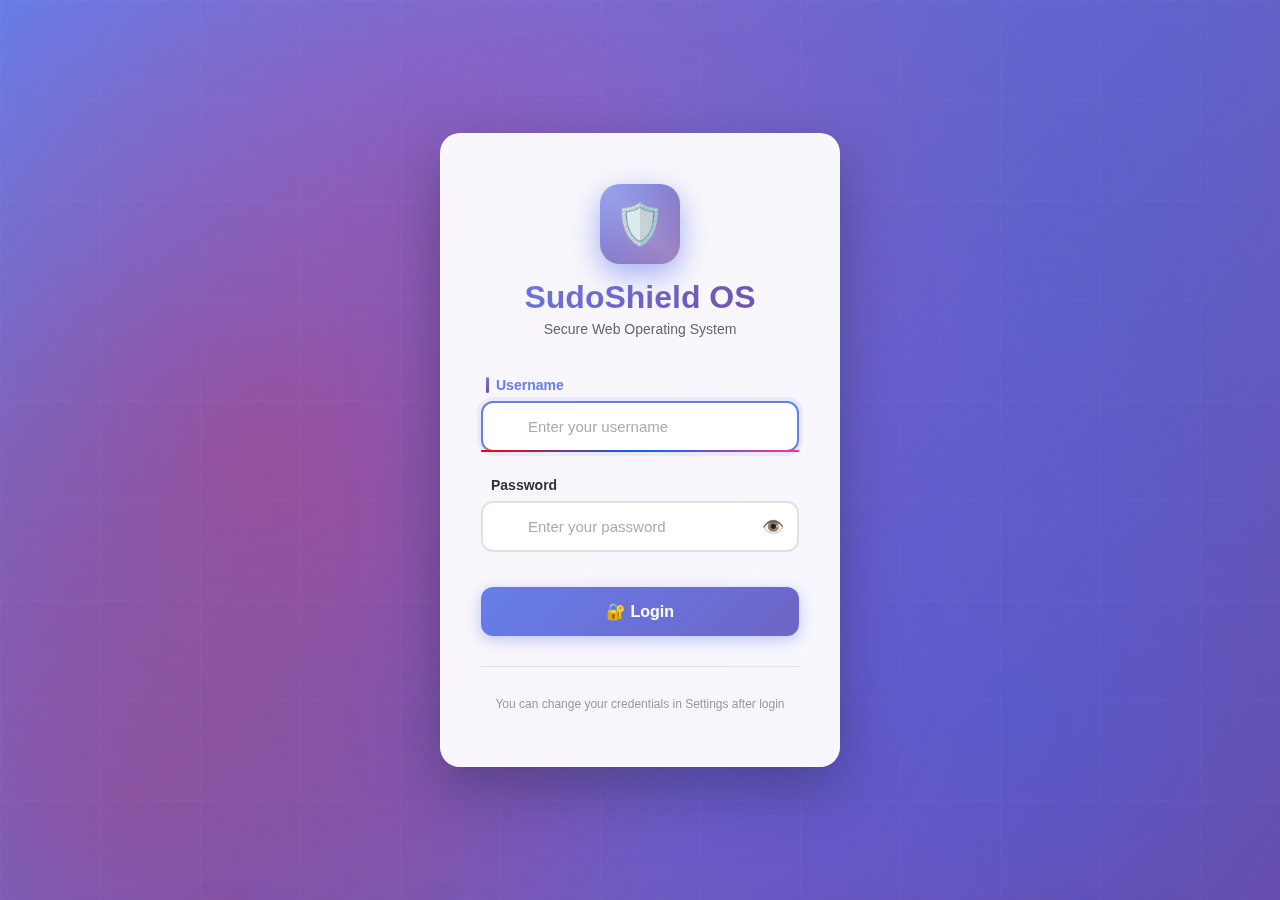
<file: index.html>
<!DOCTYPE html> 123
<html lang="en">
<head>
    <meta charset="UTF-8">
    <meta name="viewport" content="width=device-width, initial-scale=1.0">
    <title>SudoShield OS</title>
    <link rel="stylesheet" href="styles/main.css">
    <link rel="stylesheet" href="styles/desktop.css">
    <link rel="stylesheet" href="styles/windows.css">
    <link rel="stylesheet" href="styles/apps.css">
    <link rel="stylesheet" href="styles/auth.css">
    <link href="https://cdnjs.cloudflare.com/ajax/libs/font-awesome/6.0.0/css/all.min.css" rel="stylesheet">
    <script>
        // Quick session check to prevent auth screen flash
        (function() {
            const session = localStorage.getItem('webos.auth.session');
            if (session) {
                try {
                    const sessionData = JSON.parse(session);
                    const now = new Date().getTime();
                    // Check if session is still valid (24 hours)
                    if (now - sessionData.timestamp < 24 * 60 * 60 * 1000) {
                        // Valid session exists - hide auth screen immediately
                        document.documentElement.style.setProperty('--auth-display', 'none');
                        document.documentElement.style.setProperty('--desktop-display', 'block');
                    }
                } catch(e) {}
            }
        })();
        
        // Check maintenance mode before loading
        (function() {
            try {
                const maintenance = JSON.parse(localStorage.getItem('sudoshield.maintenance') || '{}');
                if (maintenance.enabled) {
                    window.location.href = 'maintenance.html';
                }
            } catch(e) {
                console.error('Error checking maintenance mode:', e);
            }
        })();
    </script>
</head>
<body>
    <!-- Login/Authentication Screen -->
    <div id="auth-screen">
        <div class="auth-container">
            <div class="auth-logo">
                <div class="auth-logo-icon">🛡️</div>
                <h1>SudoShield OS</h1>
                <p>Secure Web Operating System</p>
            </div>
            
            <form id="auth-login-form" class="auth-form">
                <div class="auth-form-group">
                    <label for="auth-username">Username</label>
                    <div class="auth-input-wrapper">
                        <span class="auth-input-icon">👤</span>
                        <input 
                            type="text" 
                            id="auth-username" 
                            name="username" 
                            placeholder="Enter your username"
                            autocomplete="username"
                            required
                        >
                    </div>
                </div>
                
                <div class="auth-form-group">
                    <label for="auth-password">Password</label>
                    <div class="auth-input-wrapper">
                        <span class="auth-input-icon">🔒</span>
                        <input 
                            type="password" 
                            id="auth-password" 
                            name="password" 
                            placeholder="Enter your password"
                            autocomplete="current-password"
                            required
                        >
                        <button type="button" id="auth-toggle-password" class="auth-toggle-password">👁️</button>
                    </div>
                </div>
                
                <button type="submit" id="auth-login-btn" class="auth-btn">
                    🔐 Login
                </button>
                
                <div id="auth-error" class="auth-error"></div>
                <div id="auth-success" class="auth-success"></div>
            </form>
            
            <div class="auth-footer">
                <!-- Default credentials removed for security. Users should set up accounts via admin or n8n workflow. -->
                <p style="margin-top: 10px; font-size: 12px;">You can change your credentials in Settings after login</p>
            </div>
        </div>
    </div>

    <div id="desktop" class="hidden">
        <!-- Desktop wallpaper -->
        <div id="wallpaper"></div>
        
        <!-- Desktop widgets layer -->
        <div id="desktop-widgets" aria-label="Desktop widgets"></div>
        <!-- Separate clock widget container -->
        <div id="desktop-clock-widget" aria-label="Clock widget"></div>
        <!-- Separate system widget container -->
        <div id="desktop-system-widget" aria-label="System widget"></div>
        
        <!-- Desktop icons -->
        <div id="desktop-icons">
            <div class="desktop-icon" data-app="browser">
                <i class="fas fa-globe"></i>
                <span>Browser</span>
            </div>
            <div class="desktop-icon" data-app="youtube">
                <i class="fab fa-youtube"></i>
                <span>YouTube</span>
            </div>
            <div class="desktop-icon" data-app="facebook">
                <i class="fab fa-facebook"></i>
                <span>Facebook</span>
            </div>
            <div class="desktop-icon" data-app="games">
                <i class="fas fa-gamepad"></i>
                <span>Games</span>
            </div>
            <div class="desktop-icon" data-app="terminal">
                <i class="fas fa-terminal"></i>
                <span>Terminal</span>
            </div>
            <div class="desktop-icon" data-app="file-manager">
                <i class="fas fa-folder"></i>
                <span>Files</span>
            </div>
            <div class="desktop-icon" data-app="settings">
                <i class="fas fa-cog"></i>
                <span>Settings</span>
            </div>
            <div class="desktop-icon" data-app="canva">
                <i class="fas fa-file-powerpoint"></i>
                <span>Slides</span>
            </div>
        </div>
        
        <!-- Windows container -->
        <div id="windows-container"></div>
        
        <!-- Context menu -->
        <div id="context-menu" class="context-menu hidden">
            <ul>
                <li data-action="refresh">Refresh</li>
                <li data-action="terminal">Open Terminal</li>
                <li data-action="settings">Settings</li>
            </ul>
        </div>
        
        <!-- Taskbar -->
        <div id="taskbar">
            <div id="start-menu-button" title="Start">
                <svg id="shield-logo" width="32" height="32" viewBox="0 0 64 64" fill="none" xmlns="http://www.w3.org/2000/svg" aria-label="SudoShield Logo">
                    <defs>
                        <linearGradient id="shieldGradient" x1="8" y1="4" x2="56" y2="60" gradientUnits="userSpaceOnUse">
                            <stop offset="0%" stop-color="var(--accent)" />
                            <stop offset="50%" stop-color="var(--accent-secondary)" />
                            <stop offset="100%" stop-color="var(--accent-tertiary)" />
                        </linearGradient>
                        <filter id="shieldGlow" x="-40%" y="-40%" width="180%" height="180%" color-interpolation-filters="sRGB">
                            <feGaussianBlur in="SourceGraphic" stdDeviation="3" result="blur" />
                            <feColorMatrix in="blur" type="matrix" values="0 0 0 0 1  0 0 0 0 0  0 0 0 0 0.5  0 0 0 0.55 0" result="glow" />
                            <feMerge><feMergeNode in="glow"/><feMergeNode in="SourceGraphic"/></feMerge>
                        </filter>
                    </defs>
                    <path id="shield-bg" d="M32 4L10 12v18c0 16.2 9.6 24.9 22 30 12.4-5.1 22-13.8 22-30V12L32 4Z" fill="url(#shieldGradient)" stroke="rgba(255,255,255,0.25)" stroke-width="2" filter="url(#shieldGlow)"/>
                    <path id="shield-core" d="M32 14L18 19v11c0 10.2 6 16.1 14 19.6 8-3.5 14-9.4 14-19.6V19L32 14Z" fill="rgba(0,0,0,0.35)" stroke="rgba(255,255,255,0.15)" stroke-width="1.5"/>
                    <path id="shield-symbol" d="M32 24c4.4 0 8 3.6 8 8 0 4.4-3.6 8-8 8s-8-3.6-8-8c0-1.4.4-2.8 1.1-4h5.9l-4 4.2c.6 2 2.4 3.8 5 3.8 2.8 0 5-2.2 5-5 0-.9-.3-1.8-.7-2.5H32v-4.5Z" fill="white" fill-opacity="0.92" />
                </svg>
            </div>
            <div id="taskbar-apps"></div>
            <div id="system-tray">
                <div id="clock"></div>
                <div class="system-icon">
                    <i class="fas fa-wifi"></i>
                </div>
                <div class="system-icon">
                    <i class="fas fa-volume-up"></i>
                </div>
                <div class="system-icon">
                    <i class="fas fa-battery-three-quarters"></i>
                </div>
            </div>
        </div>
        
        <!-- Start menu -->
        <div id="start-menu" class="hidden">
            <div class="start-menu-header">
                <h3>Applications</h3>
            </div>
            <div class="start-menu-apps">
                <div class="start-menu-item" data-app="browser">
                    <i class="fas fa-globe"></i>
                    <span>Web Browser</span>
                </div>
                <div class="start-menu-item" data-app="youtube">
                    <i class="fab fa-youtube"></i>
                    <span>YouTube</span>
                </div>
                <div class="start-menu-item" data-app="facebook">
                    <i class="fab fa-facebook"></i>
                    <span>Facebook</span>
                </div>
                <div class="start-menu-item" data-app="games">
                    <i class="fas fa-gamepad"></i>
                    <span>Games</span>
                </div>
                <div class="start-menu-item" data-app="terminal">
                    <i class="fas fa-terminal"></i>
                    <span>Terminal</span>
                </div>
                <div class="start-menu-item" data-app="file-manager">
                    <i class="fas fa-folder"></i>
                    <span>File Manager</span>
                </div>
                <div class="start-menu-item" data-app="settings">
                    <i class="fas fa-cog"></i>
                    <span>Settings</span>
                </div>
                <div class="start-menu-item" data-app="canva">
                    <i class="fas fa-file-powerpoint"></i>
                    <span>Slides</span>
                </div>
            </div>
        </div>
    </div>

    <!-- Scripts - Optimized loading order -->
    <!-- Authentication System (loaded first) - Local Storage Version -->
    <script src="js/system/auth.js"></script>
    
    <!-- Core Performance Optimization -->
    <script src="js/performance.js"></script>
    
    <!-- Critical System Scripts -->
    <script src="js/system/fileSystem.js"></script>
    <script src="js/system/state.js"></script>
    <script src="js/windowManager.js"></script>
    <script src="js/desktop.js"></script>
    
    <!-- App Scripts (defer non-critical) -->
    <script src="js/apps/browser.js" defer></script>
    <script src="js/data/youtubeData.js" defer></script>
    <script src="js/apps/youtube-premium.js" defer></script>
    <script src="js/apps/facebook.js" defer></script>
    <script src="js/apps/games.js" defer></script>
    <script src="js/apps/terminal.js" defer></script>
    <script src="js/apps/fileManager.js" defer></script>
    <script src="js/apps/settings.js" defer></script>
    <script src="js/apps/canva.js" defer></script>
    
    <!-- Main Application -->
    <script src="js/main.js"></script>
    
    <!-- Non-critical enhancements (async) -->
    <script src="js/dynamicMode.js" async></script>
    <script src="js/widgets/widgets.js" async></script>
    <script src="js/widgets/tanjiro.js" async></script>
    <script src="js/widgets/tanjiro_oneclick_ai.js" async></script>
    <script src="js/effects/matrixRain.js" async></script>
    <script src="js/effects/particles.js" async></script>
    <script src="js/effects/demonslayer.js" async></script>
</body>
</html>
</file>
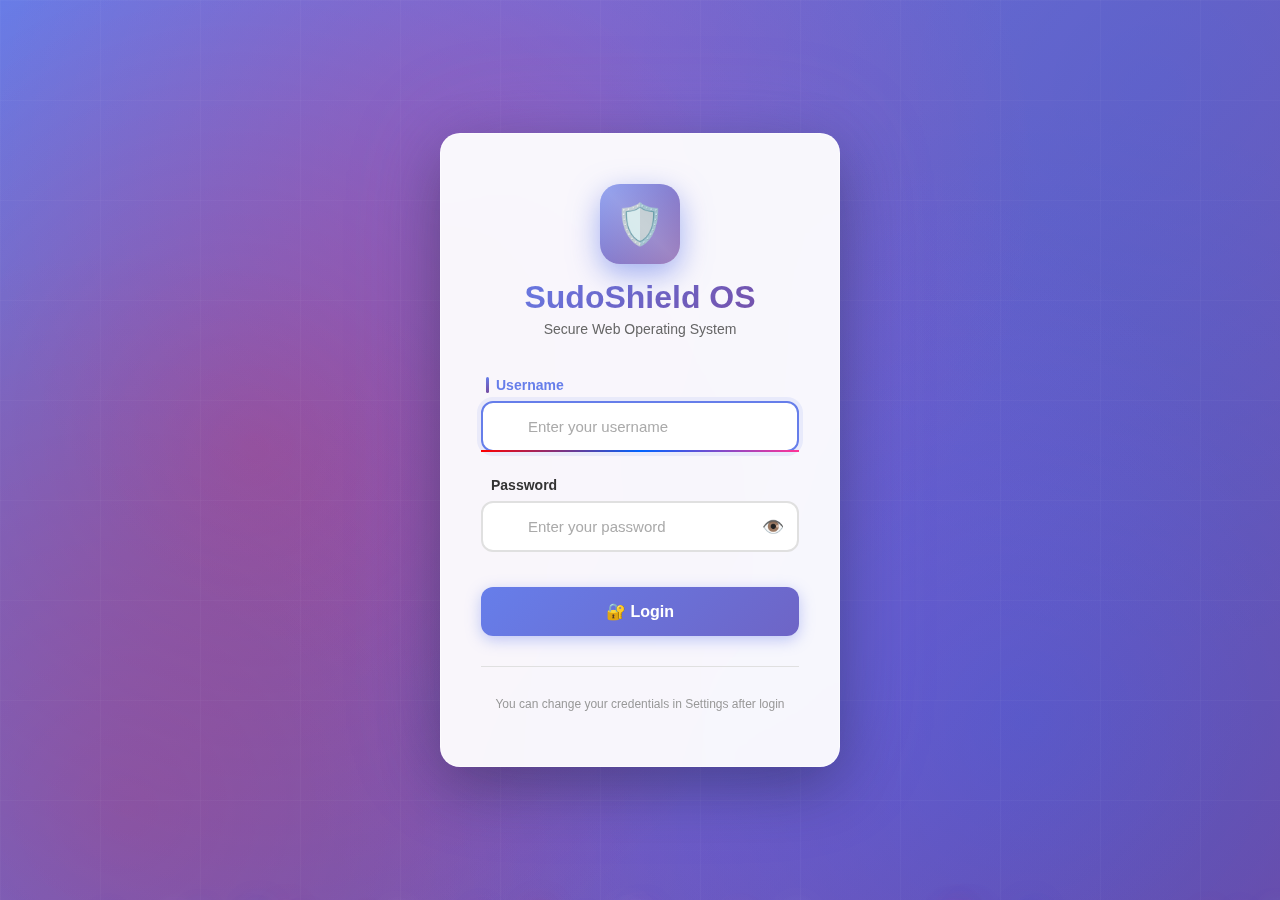
<file: maintenance.html>
<!DOCTYPE html>  1234
<html lang="en">
<head>
    <meta charset="UTF-8">
    <meta name="viewport" content="width=device-width, initial-scale=1.0">
    <title>Under Maintenance - SudoShield OS</title>
    <link rel="stylesheet" href="https://cdnjs.cloudflare.com/ajax/libs/font-awesome/6.4.0/css/all.min.css">
    <style>
        * {
            margin: 0;
            padding: 0;
            box-sizing: border-box;
        }

        body {
            font-family: -apple-system, BlinkMacSystemFont, 'Segoe UI', Roboto, Oxygen, Ubuntu, Cantarell, sans-serif;
            background: linear-gradient(135deg, #667eea 0%, #764ba2 100%);
            min-height: 100vh;
            display: flex;
            align-items: center;
            justify-content: center;
            padding: 20px;
            position: relative;
            overflow: hidden;
        }

        /* Animated background particles */
        .particles {
            position: absolute;
            top: 0;
            left: 0;
            width: 100%;
            height: 100%;
            overflow: hidden;
            pointer-events: none;
        }

        .particle {
            position: absolute;
            width: 4px;
            height: 4px;
            background: rgba(255, 255, 255, 0.5);
            border-radius: 50%;
            animation: float 15s infinite;
        }

        .particle.red {
            background: rgba(239, 68, 68, 0.6);
            box-shadow: 0 0 10px rgba(239, 68, 68, 0.4);
        }

        .particle.light-blue {
            background: rgba(59, 130, 246, 0.6);
            box-shadow: 0 0 10px rgba(59, 130, 246, 0.4);
        }

        .particle.white {
            background: rgba(255, 255, 255, 0.7);
            box-shadow: 0 0 8px rgba(255, 255, 255, 0.5);
        }

        @keyframes float {
            0% {
                transform: translateY(100vh) translateX(0) rotate(0deg);
                opacity: 0;
            }
            10% {
                opacity: 1;
            }
            90% {
                opacity: 1;
            }
            100% {
                transform: translateY(-100px) translateX(100px) rotate(360deg);
                opacity: 0;
            }
        }

        .maintenance-container {
            text-align: center;
            max-width: 650px;
            width: 100%;
            background: rgba(255, 255, 255, 0.98);
            backdrop-filter: blur(20px);
            padding: 60px 40px;
            border-radius: 25px;
            box-shadow: 
                0 30px 80px rgba(0, 0, 0, 0.3),
                0 0 0 1px rgba(255, 255, 255, 0.5);
            animation: slideUp 0.8s ease-out;
            position: relative;
            z-index: 1;
        }

        @keyframes slideUp {
            from {
                opacity: 0;
                transform: translateY(50px);
            }
            to {
                opacity: 1;
                transform: translateY(0);
            }
        }

        .maintenance-icon-wrapper {
            position: relative;
            display: inline-block;
            margin-bottom: 30px;
        }

        .maintenance-icon {
            font-size: 90px;
            color: #667eea;
            animation: bounce 2s ease-in-out infinite;
            filter: drop-shadow(0 10px 20px rgba(102, 126, 234, 0.3));
        }

        .gear-background {
            position: absolute;
            top: 50%;
            left: 50%;
            transform: translate(-50%, -50%);
            font-size: 120px;
            color: rgba(102, 126, 234, 0.1);
            animation: rotate 10s linear infinite;
        }

        @keyframes bounce {
            0%, 100% { 
                transform: translateY(0) scale(1);
            }
            50% { 
                transform: translateY(-20px) scale(1.05);
            }
        }

        @keyframes rotate {
            from { transform: translate(-50%, -50%) rotate(0deg); }
            to { transform: translate(-50%, -50%) rotate(360deg); }
        }

        .shield-logo {
            width: 80px;
            height: 80px;
            margin: 0 auto 25px;
            animation: pulseGlow 3s ease-in-out infinite;
        }

        @keyframes pulseGlow {
            0%, 100% {
                filter: drop-shadow(0 0 10px rgba(102, 126, 234, 0.5));
                transform: scale(1);
            }
            50% {
                filter: drop-shadow(0 0 25px rgba(102, 126, 234, 0.8));
                transform: scale(1.05);
            }
        }

        h1 {
            font-size: 42px;
            color: #2d3748;
            margin-bottom: 15px;
            font-weight: 700;
            background: linear-gradient(135deg, #667eea 0%, #764ba2 100%);
            -webkit-background-clip: text;
            -webkit-text-fill-color: transparent;
            background-clip: text;
            animation: fadeIn 1s ease-out 0.3s both;
        }

        .subtitle {
            font-size: 16px;
            color: #718096;
            margin-bottom: 30px;
            font-weight: 500;
            animation: fadeIn 1s ease-out 0.5s both;
        }

        @keyframes fadeIn {
            from {
                opacity: 0;
                transform: translateY(20px);
            }
            to {
                opacity: 1;
                transform: translateY(0);
            }
        }

        .message {
            font-size: 18px;
            color: #4a5568;
            margin-bottom: 35px;
            line-height: 1.8;
            animation: fadeIn 1s ease-out 0.7s both;
        }

        .time-info {
            display: inline-flex;
            align-items: center;
            gap: 10px;
            background: linear-gradient(135deg, #667eea 0%, #764ba2 100%);
            color: white;
            padding: 18px 35px;
            border-radius: 50px;
            font-weight: 600;
            margin-bottom: 35px;
            box-shadow: 0 10px 30px rgba(102, 126, 234, 0.4);
            animation: fadeIn 1s ease-out 0.9s both, pulse 3s ease-in-out infinite 1s;
            font-size: 15px;
        }

        .time-info i {
            animation: spin 4s linear infinite;
        }

        @keyframes spin {
            from { transform: rotate(0deg); }
            to { transform: rotate(360deg); }
        }

        .progress-bar {
            width: 100%;
            height: 6px;
            background: rgba(102, 126, 234, 0.1);
            border-radius: 10px;
            overflow: hidden;
            margin-top: 30px;
            animation: fadeIn 1s ease-out 1.1s both;
        }

        .progress-bar-fill {
            height: 100%;
            background: linear-gradient(90deg, #667eea 0%, #764ba2 50%, #667eea 100%);
            background-size: 200% 100%;
            animation: loading 2s ease-in-out infinite;
            border-radius: 10px;
        }

        @keyframes loading {
            0% {
                width: 0%;
                background-position: 0% 50%;
            }
            50% {
                width: 100%;
                background-position: 100% 50%;
            }
            100% {
                width: 0%;
                background-position: 0% 50%;
            }
        }

        .status-dots {
            display: flex;
            justify-content: center;
            gap: 10px;
            margin-top: 25px;
            animation: fadeIn 1s ease-out 1.3s both;
        }

        .dot {
            width: 12px;
            height: 12px;
            background: #667eea;
            border-radius: 50%;
            animation: dotBounce 1.4s ease-in-out infinite;
        }

        .dot:nth-child(2) {
            animation-delay: 0.2s;
        }

        .dot:nth-child(3) {
            animation-delay: 0.4s;
        }

        @keyframes dotBounce {
            0%, 80%, 100% {
                transform: scale(0.8);
                opacity: 0.5;
            }
            40% {
                transform: scale(1.2);
                opacity: 1;
            }
        }

        /* Responsive Design */
        @media (max-width: 768px) {
            .maintenance-container {
                padding: 40px 25px;
                border-radius: 20px;
            }

            h1 {
                font-size: 32px;
            }

            .maintenance-icon {
                font-size: 70px;
            }

            .gear-background {
                font-size: 100px;
            }

            .message {
                font-size: 16px;
            }

            .time-info {
                padding: 15px 25px;
                font-size: 14px;
            }

            .shield-logo {
                width: 60px;
                height: 60px;
            }
        }

        @media (max-width: 480px) {
            body {
                padding: 15px;
            }

            .maintenance-container {
                padding: 30px 20px;
            }

            h1 {
                font-size: 28px;
            }

            .maintenance-icon {
                font-size: 60px;
            }

            .message {
                font-size: 15px;
                margin-bottom: 25px;
            }
        }
    </style>
</head>
<body>
    <!-- Animated Background Particles -->
    <div class="particles" id="particles"></div>

    <div class="maintenance-container">
        <!-- Shield Logo -->
        <svg class="shield-logo" viewBox="0 0 64 64" fill="none" xmlns="http://www.w3.org/2000/svg">
            <defs>
                <linearGradient id="shieldGradient" x1="0%" y1="0%" x2="100%" y2="100%">
                    <stop offset="0%" style="stop-color:#667eea;stop-opacity:1" />
                    <stop offset="100%" style="stop-color:#764ba2;stop-opacity:1" />
                </linearGradient>
            </defs>
            <path d="M32 4 L8 14 L8 32 Q8 48 32 60 Q56 48 56 32 L56 14 Z" 
                  fill="url(#shieldGradient)" 
                  stroke="url(#shieldGradient)" 
                  stroke-width="2"/>
            <path d="M32 12 L16 19 L16 32 Q16 44 32 52 Q48 44 48 32 L48 19 Z" 
                  fill="rgba(255,255,255,0.2)"/>
        </svg>

        <!-- Icon with rotating background -->
        <div class="maintenance-icon-wrapper">
            <i class="fas fa-cog gear-background"></i>
            <div class="maintenance-icon">
                <i class="fas fa-tools"></i>
            </div>
        </div>

        <h1>Under Maintenance</h1>
        <p class="subtitle">We'll be back online shortly</p>
        
        <p class="message" id="maintenance-message">
            We are currently performing scheduled maintenance to improve your experience. Please check back soon!
        </p>
        
        <div class="time-info" id="maintenance-time" style="display: none;">
            <i class="fas fa-clock"></i>
            <span id="time-text"></span>
        </div>

        <!-- Progress Bar -->
        <div class="progress-bar">
            <div class="progress-bar-fill"></div>
        </div>

        <!-- Status Dots -->
        <div class="status-dots">
            <div class="dot"></div>
            <div class="dot"></div>
            <div class="dot"></div>
        </div>
    </div>

    <script>
        // Check if preview mode
        const urlParams = new URLSearchParams(window.location.search);
        const isPreview = urlParams.get('preview') === 'true';
        
        // Load maintenance data
        let maintenance;
        if (isPreview) {
            maintenance = JSON.parse(localStorage.getItem('sudoshield.maintenance.preview') || '{}');
        } else {
            maintenance = JSON.parse(localStorage.getItem('sudoshield.maintenance') || '{}');
            
            // SECURITY: Block direct access if maintenance mode is not enabled
            if (!maintenance.enabled) {
                console.warn('⚠️ Maintenance page accessed but maintenance mode is not enabled');
                // Redirect to main site
                window.location.href = 'index.html';
                // Stop script execution
                throw new Error('Redirecting to main site');
            }
        }
        
        if (maintenance.message) {
            document.getElementById('maintenance-message').textContent = maintenance.message;
        }
        if (maintenance.time) {
            document.getElementById('maintenance-time').style.display = 'inline-block';
            document.getElementById('time-text').textContent = 'Estimated time: ' + maintenance.time;
        }
        
        // Auto-reload when maintenance mode is disabled
        if (!isPreview) {
            setInterval(() => {
                const currentMaintenance = JSON.parse(localStorage.getItem('sudoshield.maintenance') || '{}');
                const reloadFlag = localStorage.getItem('sudoshield.maintenance.reload');
                
                // If maintenance mode is disabled, redirect to main site
                if (!currentMaintenance.enabled || reloadFlag === 'true') {
                    console.log('✅ Maintenance mode disabled - Redirecting to main site...');
                    localStorage.removeItem('sudoshield.maintenance.reload');
                    window.location.href = 'index.html';
                }
            }, 2000); // Check every 2 seconds
        }

        // Generate animated background particles
        function createParticles() {
            const particlesContainer = document.getElementById('particles');
            const particleCount = 80; // Increased from 30 to 80
            
            // Define particle colors (red, light blue, white)
            const colors = ['red', 'light-blue', 'white', 'red', 'light-blue'];

            for (let i = 0; i < particleCount; i++) {
                const particle = document.createElement('div');
                
                // Random color selection - more red and light blue
                const colorClass = colors[Math.floor(Math.random() * colors.length)];
                particle.className = `particle ${colorClass}`;
                
                // Random positioning
                particle.style.left = Math.random() * 100 + '%';
                particle.style.top = Math.random() * 100 + '%';
                
                // Random animation delay and duration
                particle.style.animationDelay = Math.random() * 15 + 's';
                particle.style.animationDuration = (Math.random() * 10 + 10) + 's';
                
                // Random size with variation
                const size = Math.random() * 6 + 2; // Increased max size
                particle.style.width = size + 'px';
                particle.style.height = size + 'px';
                
                particlesContainer.appendChild(particle);
            }
        }

        // Initialize particles
        createParticles();
    </script>
</body>
</html>
</file>
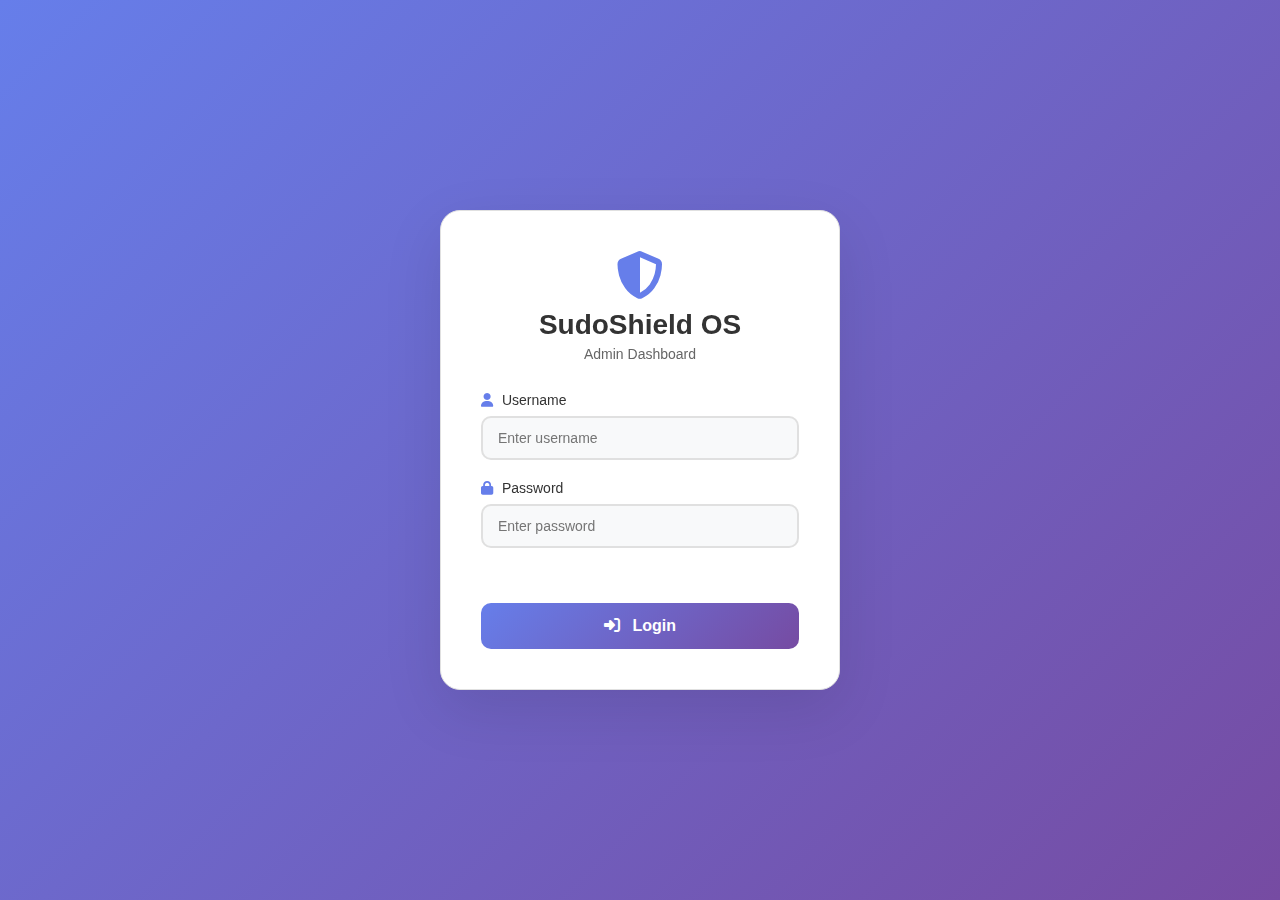
<file: shieldadmin.html>
<!DOCTYPE html>
<html lang="en">
<head>
    <meta charset="UTF-8">
    <meta name="viewport" content="width=device-width, initial-scale=1.0">
    <title>SudoShield OS - Admin Dashboard</title>
    <link rel="stylesheet" href="https://cdnjs.cloudflare.com/ajax/libs/font-awesome/6.4.0/css/all.min.css">
    <link rel="stylesheet" href="styles/admin.css">
</head>
<body>
    <!-- Login Screen -->
    <div id="login-screen" class="active">
        <div class="login-container">
            <div class="login-header">
                <i class="fas fa-shield-halved"></i>
                <h1>SudoShield OS</h1>
                <p>Admin Dashboard</p>
            </div>
            <form id="login-form">
                <div class="form-group">
                    <label for="username">
                        <i class="fas fa-user"></i>
                        Username
                    </label>
                    <input type="text" id="username" placeholder="Enter username" required>
                </div>
                <div class="form-group">
                    <label for="password">
                        <i class="fas fa-lock"></i>
                        Password
                    </label>
                    <input type="password" id="password" placeholder="Enter password" required>
                </div>
                <div class="error-message" id="error-message"></div>
                <button type="submit" class="login-btn">
                    <i class="fas fa-sign-in-alt"></i>
                    Login
                </button>
            </form>
        </div>
    </div>

    <!-- Admin Dashboard -->
    <div id="admin-dashboard">
        <div class="admin-header">
            <div class="header-left">
                <i class="fas fa-shield-halved"></i>
                <h1>SudoShield OS Admin</h1>
            </div>
            <div class="header-center">
                <div class="theme-toggle-switch">
                    <input type="checkbox" id="theme-checkbox" class="theme-checkbox">
                    <label for="theme-checkbox" class="theme-label">
                        <div class="theme-slider">
                            <i class="theme-icon fas fa-sun"></i>
                        </div>
                        <span class="theme-text">LIGHT MODE</span>
                    </label>
                </div>
            </div>
            <div class="header-right">
                <span class="admin-user"><i class="fas fa-user-shield"></i> Admin</span>
                <button id="logout-btn" class="logout-btn">
                    <i class="fas fa-sign-out-alt"></i>
                    Logout
                </button>
            </div>
        </div>

        <div class="admin-container">
            <div class="sidebar">
                <nav class="nav-menu">
                    <a href="#dashboard" class="nav-item active" data-section="dashboard">
                        <i class="fas fa-chart-line"></i>
                        Dashboard
                    </a>
                    <a href="#maintenance" class="nav-item" data-section="maintenance">
                        <i class="fas fa-tools"></i>
                        Maintenance Mode
                    </a>
                    <a href="#display" class="nav-item" data-section="display">
                        <i class="fas fa-palette"></i>
                        Display Customization
                    </a>
                    <a href="#settings" class="nav-item" data-section="settings">
                        <i class="fas fa-cog"></i>
                        System Settings
                    </a>
                    <a href="#widgets" class="nav-item" data-section="widgets">
                        <i class="fas fa-th"></i>
                        Widget Manager
                    </a>
                    <a href="#apps" class="nav-item" data-section="apps">
                        <i class="fas fa-cubes"></i>
                        App Manager
                    </a>
                    <a href="#users" class="nav-item" data-section="users">
                        <i class="fas fa-users"></i>
                        User Management
                    </a>
                    <a href="#security" class="nav-item" data-section="security">
                        <i class="fas fa-shield-alt"></i>
                        Security
                    </a>
                </nav>
            </div>

            <div class="main-content">
                <!-- Dashboard Section -->
                <section id="dashboard-section" class="content-section active">
                    <h2><i class="fas fa-chart-line"></i> Dashboard Overview</h2>
                    <div class="stats-grid">
                        <div class="stat-card">
                            <div class="stat-icon" style="background: linear-gradient(135deg, #667eea 0%, #764ba2 100%);">
                                <i class="fas fa-desktop"></i>
                            </div>
                            <div class="stat-info">
                                <h3>System Status</h3>
                                <p class="stat-value" id="system-status">Online</p>
                            </div>
                        </div>
                        <div class="stat-card">
                            <div class="stat-icon" style="background: linear-gradient(135deg, #f093fb 0%, #f5576c 100%);">
                                <i class="fas fa-clock"></i>
                            </div>
                            <div class="stat-info">
                                <h3>Uptime</h3>
                                <p class="stat-value" id="uptime-stat">0h 0m</p>
                            </div>
                        </div>
                        <div class="stat-card">
                            <div class="stat-icon" style="background: linear-gradient(135deg, #4facfe 0%, #00f2fe 100%);">
                                <i class="fas fa-users"></i>
                            </div>
                            <div class="stat-info">
                                <h3>Active Users</h3>
                                <p class="stat-value">1</p>
                            </div>
                        </div>
                        <div class="stat-card">
                            <div class="stat-icon" style="background: linear-gradient(135deg, #43e97b 0%, #38f9d7 100%);">
                                <i class="fas fa-th"></i>
                            </div>
                            <div class="stat-info">
                                <h3>Widgets</h3>
                                <p class="stat-value" id="widget-count">4</p>
                            </div>
                        </div>
                    </div>
                    <div class="info-grid">
                        <div class="info-card">
                            <h3><i class="fas fa-info-circle"></i> System Information</h3>
                            <div class="info-list">
                                <div class="info-item">
                                    <span>OS Version:</span>
                                    <strong>SudoShield v1.0</strong>
                                </div>
                                <div class="info-item">
                                    <span>Last Updated:</span>
                                    <strong id="last-updated">Just now</strong>
                                </div>
                                <div class="info-item">
                                    <span>Theme:</span>
                                    <strong id="current-theme">Light Mode</strong>
                                </div>
                            </div>
                        </div>
                    </div>
                </section>

                <!-- Maintenance Mode Section -->
                <section id="maintenance-section" class="content-section">
                    <h2><i class="fas fa-tools"></i> Maintenance Mode</h2>
                    <div class="settings-card">
                        <div class="setting-header">
                            <div>
                                <h3>Enable Maintenance Mode</h3>
                                <p>When enabled, users will see a maintenance page instead of the OS</p>
                            </div>
                            <label class="toggle-switch">
                                <input type="checkbox" id="maintenance-toggle">
                                <span class="toggle-slider"></span>
                            </label>
                        </div>
                        <div id="maintenance-settings" style="display: none; margin-top: 20px;">
                            <div class="form-group">
                                <label>Maintenance Message</label>
                                <textarea id="maintenance-message" rows="3" placeholder="Enter maintenance message...">We are currently performing scheduled maintenance. Please check back soon!</textarea>
                            </div>
                            <div class="form-group">
                                <label>Estimated Time</label>
                                <input type="text" id="maintenance-time" placeholder="e.g., 2 hours">
                            </div>
                            <button class="btn btn-primary" id="save-maintenance">
                                <i class="fas fa-save"></i> Save Changes
                            </button>
                            <button class="btn btn-secondary" id="test-maintenance" style="margin-left: 10px;">
                                <i class="fas fa-external-link-alt"></i> Preview Maintenance Page
                            </button>
                        </div>
                    </div>
                    <div class="alert alert-warning">
                        <i class="fas fa-exclamation-triangle"></i>
                        <strong>Warning:</strong> Enabling maintenance mode will block all regular users from accessing the system. Only admin panel will remain accessible.
                    </div>
                </section>

                <!-- Display Customization Section -->
                <section id="display-section" class="content-section">
                    <h2><i class="fas fa-palette"></i> Display Customization</h2>
                    
                    <!-- Accent Color -->
                    <div class="settings-card">
                        <h3><i class="fas fa-paint-brush"></i> Accent Color</h3>
                        <p class="info-text">Choose the primary accent color for the system theme. Apply to set default, or lock to prevent user changes.</p>
                        <div class="form-group">
                            <label>Custom Accent Color</label>
                            <div style="display: flex; gap: 10px; align-items: center;">
                                <input type="color" id="admin-accent-color" value="#ff6ec7" style="width: 60px; height: 40px; border-radius: 8px; border: 2px solid var(--border-color); cursor: pointer;">
                                <span id="accent-color-value" style="font-family: monospace; font-weight: 600;">#ff6ec7</span>
                            </div>
                        </div>
                        <div class="form-group">
                            <label>Preset Colors</label>
                            <div class="color-presets-grid">
                                <div class="color-preset-item" data-color="#ff6ec7" style="background: #ff6ec7;" title="Pink (Default)">
                                    <i class="fas fa-check"></i>
                                </div>
                                <div class="color-preset-item" data-color="#8c7bff" style="background: #8c7bff;" title="Purple">
                                    <i class="fas fa-check"></i>
                                </div>
                                <div class="color-preset-item" data-color="#4dd0e1" style="background: #4dd0e1;" title="Cyan">
                                    <i class="fas fa-check"></i>
                                </div>
                                <div class="color-preset-item" data-color="#ffb74d" style="background: #ffb74d;" title="Orange">
                                    <i class="fas fa-check"></i>
                                </div>
                                <div class="color-preset-item" data-color="#5efc82" style="background: #5efc82;" title="Green">
                                    <i class="fas fa-check"></i>
                                </div>
                                <div class="color-preset-item" data-color="#ff0080" style="background: #ff0080;" title="Hot Pink">
                                    <i class="fas fa-check"></i>
                                </div>
                                <div class="color-preset-item" data-color="#00ff41" style="background: #00ff41;" title="Matrix Green">
                                    <i class="fas fa-check"></i>
                                </div>
                                <div class="color-preset-item" data-color="#4facfe" style="background: #4facfe;" title="Blue">
                                    <i class="fas fa-check"></i>
                                </div>
                            </div>
                        </div>
                        <div style="display: flex; gap: 10px;">
                            <button class="btn btn-primary" id="apply-accent-color">
                                <i class="fas fa-check"></i> Apply Accent Color
                            </button>
                            <button class="btn-lock" id="lock-accent-color" title="Force Lock/Unlock Accent Color">
                                <i class="fas fa-lock-open"></i> Lock Color
                            </button>
                        </div>
                    </div>

                    <!-- Wallpaper Selection -->
                    <div class="settings-card">
                        <h3><i class="fas fa-image"></i> Wallpaper Theme</h3>
                        <p class="info-text">Select a wallpaper background for the desktop. Click to apply, or use lock button to prevent user changes.</p>
                        <div style="display: flex; justify-content: space-between; align-items: center; margin-bottom: 15px;">
                            <span></span>
                            <button class="btn-lock" id="lock-wallpaper" title="Force Lock/Unlock Wallpaper">
                                <i class="fas fa-lock-open"></i> Lock Wallpaper
                            </button>
                        </div>
                        <div class="wallpaper-admin-grid">
                            <div class="wallpaper-admin-item" data-wallpaper="nebula">
                                <div class="wallpaper-admin-preview wallpaper-nebula"></div>
                                <span>Nebula</span>
                                <i class="fas fa-check wallpaper-check"></i>
                            </div>
                            <div class="wallpaper-admin-item" data-wallpaper="edge">
                                <div class="wallpaper-admin-preview wallpaper-edge"></div>
                                <span>Edge</span>
                                <i class="fas fa-check wallpaper-check"></i>
                            </div>
                            <div class="wallpaper-admin-item" data-wallpaper="horizon">
                                <div class="wallpaper-admin-preview wallpaper-horizon"></div>
                                <span>Horizon</span>
                                <i class="fas fa-check wallpaper-check"></i>
                            </div>
                            <div class="wallpaper-admin-item" data-wallpaper="circuit">
                                <div class="wallpaper-admin-preview wallpaper-circuit"></div>
                                <span>Circuit</span>
                                <i class="fas fa-check wallpaper-check"></i>
                            </div>
                            <div class="wallpaper-admin-item" data-wallpaper="aurora">
                                <div class="wallpaper-admin-preview wallpaper-aurora"></div>
                                <span>Aurora</span>
                                <div class="animated-badge">Animated</div>
                                <i class="fas fa-check wallpaper-check"></i>
                            </div>
                            <div class="wallpaper-admin-item" data-wallpaper="matrix">
                                <div class="wallpaper-admin-preview wallpaper-matrix"></div>
                                <span>Matrix</span>
                                <div class="animated-badge">Animated</div>
                                <i class="fas fa-check wallpaper-check"></i>
                            </div>
                            <div class="wallpaper-admin-item" data-wallpaper="pulse">
                                <div class="wallpaper-admin-preview wallpaper-pulse"></div>
                                <span>Pulse</span>
                                <div class="animated-badge">Animated</div>
                                <i class="fas fa-check wallpaper-check"></i>
                            </div>
                            <div class="wallpaper-admin-item" data-wallpaper="wave">
                                <div class="wallpaper-admin-preview wallpaper-wave"></div>
                                <span>Wave</span>
                                <div class="animated-badge">Animated</div>
                                <i class="fas fa-check wallpaper-check"></i>
                            </div>
                            <div class="wallpaper-admin-item" data-wallpaper="cosmic">
                                <div class="wallpaper-admin-preview wallpaper-cosmic"></div>
                                <span>Cosmic</span>
                                <div class="animated-badge">Animated</div>
                                <i class="fas fa-check wallpaper-check"></i>
                            </div>
                            <div class="wallpaper-admin-item" data-wallpaper="neon">
                                <div class="wallpaper-admin-preview wallpaper-neon"></div>
                                <span>Neon</span>
                                <div class="animated-badge">Animated</div>
                                <i class="fas fa-check wallpaper-check"></i>
                            </div>
                            <div class="wallpaper-admin-item" data-wallpaper="synthwave">
                                <div class="wallpaper-admin-preview wallpaper-synthwave"></div>
                                <span>Synthwave</span>
                                <div class="animated-badge">Animated</div>
                                <i class="fas fa-check wallpaper-check"></i>
                            </div>
                            <div class="wallpaper-admin-item" data-wallpaper="vortex">
                                <div class="wallpaper-admin-preview wallpaper-vortex"></div>
                                <span>Vortex</span>
                                <div class="animated-badge">Animated</div>
                                <i class="fas fa-check wallpaper-check"></i>
                            </div>
                            <div class="wallpaper-admin-item" data-wallpaper="glitch">
                                <div class="wallpaper-admin-preview wallpaper-glitch"></div>
                                <span>Glitch</span>
                                <div class="animated-badge">Animated</div>
                                <i class="fas fa-check wallpaper-check"></i>
                            </div>
                            <div class="wallpaper-admin-item" data-wallpaper="rain">
                                <div class="wallpaper-admin-preview wallpaper-rain"></div>
                                <span>Matrix Rain</span>
                                <div class="animated-badge">Animated</div>
                                <i class="fas fa-check wallpaper-check"></i>
                            </div>
                        </div>
                    </div>

                    <!-- Desktop Effects -->
                    <div class="settings-card">
                        <h3><i class="fas fa-magic"></i> Desktop Effects</h3>
                        <p class="info-text">Configure visual effects and animations. Use normal toggle to enable/disable (users can still control), or force lock to prevent user changes.</p>
                        <div class="effects-grid-enhanced">
                            <div class="effect-item-enhanced">
                                <div class="effect-info">
                                    <i class="fas fa-play-circle"></i>
                                    <div>
                                        <strong>Animations</strong>
                                        <span>Enable smooth transitions and animations</span>
                                    </div>
                                </div>
                                <div class="effect-controls">
                                    <label class="toggle-switch">
                                        <input type="checkbox" class="effect-toggle" data-effect="animations" id="admin-animations" checked>
                                        <span class="toggle-slider"></span>
                                    </label>
                                    <button class="btn-lock" data-effect="animations" title="Force Lock/Unlock">
                                        <i class="fas fa-lock-open"></i>
                                    </button>
                                </div>
                            </div>
                            <div class="effect-item-enhanced">
                                <div class="effect-info">
                                    <i class="fas fa-glasses"></i>
                                    <div>
                                        <strong>Window Transparency</strong>
                                        <span>Glass-like transparent windows</span>
                                    </div>
                                </div>
                                <div class="effect-controls">
                                    <label class="toggle-switch">
                                        <input type="checkbox" class="effect-toggle" data-effect="transparency" id="admin-transparency" checked>
                                        <span class="toggle-slider"></span>
                                    </label>
                                    <button class="btn-lock" data-effect="transparency" title="Force Lock/Unlock">
                                        <i class="fas fa-lock-open"></i>
                                    </button>
                                </div>
                            </div>
                            <div class="effect-item-enhanced">
                                <div class="effect-info">
                                    <i class="fas fa-wind"></i>
                                    <div>
                                        <strong>Background Blur</strong>
                                        <span>Blur effect behind windows</span>
                                    </div>
                                </div>
                                <div class="effect-controls">
                                    <label class="toggle-switch">
                                        <input type="checkbox" class="effect-toggle" data-effect="blur" id="admin-blur" checked>
                                        <span class="toggle-slider"></span>
                                    </label>
                                    <button class="btn-lock" data-effect="blur" title="Force Lock/Unlock">
                                        <i class="fas fa-lock-open"></i>
                                    </button>
                                </div>
                            </div>
                            <div class="effect-item-enhanced">
                                <div class="effect-info">
                                    <i class="fas fa-heartbeat"></i>
                                    <div>
                                        <strong>Accent Pulse Glow</strong>
                                        <span>Pulsing glow effect on active elements</span>
                                    </div>
                                </div>
                                <div class="effect-controls">
                                    <label class="toggle-switch">
                                        <input type="checkbox" class="effect-toggle" data-effect="accentPulse" id="admin-accent-pulse">
                                        <span class="toggle-slider"></span>
                                    </label>
                                    <button class="btn-lock" data-effect="accentPulse" title="Force Lock/Unlock">
                                        <i class="fas fa-lock-open"></i>
                                    </button>
                                </div>
                            </div>
                            <div class="effect-item-enhanced">
                                <div class="effect-info">
                                    <div class="effect-icon-logo particles-logo">
                                        <div class="particle-dot"></div>
                                        <div class="particle-dot"></div>
                                        <div class="particle-dot"></div>
                                        <div class="particle-dot"></div>
                                        <div class="particle-dot"></div>
                                    </div>
                                    <div>
                                        <strong>Cyan Particles Effect</strong>
                                        <span>Floating particle animation on desktop</span>
                                    </div>
                                </div>
                                <div class="effect-controls">
                                    <label class="toggle-switch">
                                        <input type="checkbox" class="effect-toggle" data-effect="particles" id="admin-particles">
                                        <span class="toggle-slider"></span>
                                    </label>
                                    <button class="btn-lock" data-effect="particles" title="Force Lock/Unlock">
                                        <i class="fas fa-lock-open"></i>
                                    </button>
                                </div>
                            </div>
                        </div>
                    </div>

                    <!-- Theme Presets -->
                    <div class="settings-card">
                        <div style="display: flex; justify-content: space-between; align-items: center; margin-bottom: 10px;">
                            <div>
                                <h3><i class="fas fa-layer-group"></i> Theme Presets</h3>
                                <p class="info-text">Quick apply popular theme combinations</p>
                            </div>
                            <button class="btn-lock" id="lock-theme-preset" title="Force Lock/Unlock Theme Preset">
                                <i class="fas fa-lock-open"></i> Lock Theme
                            </button>
                        </div>
                        <div class="theme-presets-admin-grid">
                            <div class="theme-preset-admin" data-preset="garuda-neon">
                                <div class="preset-preview-admin">
                                    <div class="preset-accent-admin" style="background: #ff6ec7;"></div>
                                    <div class="preset-wallpaper-admin wallpaper-nebula"></div>
                                </div>
                                <div class="preset-info">
                                    <strong>Garuda Neon</strong>
                                    <span>Pink & Nebula</span>
                                </div>
                            </div>
                            <div class="theme-preset-admin" data-preset="violet-dream">
                                <div class="preset-preview-admin">
                                    <div class="preset-accent-admin" style="background: #8c7bff;"></div>
                                    <div class="preset-wallpaper-admin wallpaper-edge"></div>
                                </div>
                                <div class="preset-info">
                                    <strong>Violet Dream</strong>
                                    <span>Purple & Edge</span>
                                </div>
                            </div>
                            <div class="theme-preset-admin" data-preset="cyber-aqua">
                                <div class="preset-preview-admin">
                                    <div class="preset-accent-admin" style="background: #4dd0e1;"></div>
                                    <div class="preset-wallpaper-admin wallpaper-horizon"></div>
                                </div>
                                <div class="preset-info">
                                    <strong>Cyber Aqua</strong>
                                    <span>Cyan & Horizon</span>
                                </div>
                            </div>
                            <div class="theme-preset-admin" data-preset="sunset-core">
                                <div class="preset-preview-admin">
                                    <div class="preset-accent-admin" style="background: #ffb74d;"></div>
                                    <div class="preset-wallpaper-admin wallpaper-edge"></div>
                                </div>
                                <div class="preset-info">
                                    <strong>Sunset Core</strong>
                                    <span>Orange & Edge</span>
                                </div>
                            </div>
                            <div class="theme-preset-admin" data-preset="matrix-field">
                                <div class="preset-preview-admin">
                                    <div class="preset-accent-admin" style="background: #5efc82;"></div>
                                    <div class="preset-wallpaper-admin wallpaper-circuit"></div>
                                </div>
                                <div class="preset-info">
                                    <strong>Matrix Field</strong>
                                    <span>Green & Circuit</span>
                                </div>
                            </div>
                            <div class="theme-preset-admin" data-preset="aurora-drift">
                                <div class="preset-preview-admin">
                                    <div class="preset-accent-admin" style="background: #8c7bff;"></div>
                                    <div class="preset-wallpaper-admin wallpaper-aurora"></div>
                                </div>
                                <div class="preset-info">
                                    <strong>Aurora Drift</strong>
                                    <span>Purple & Aurora</span>
                                </div>
                            </div>
                            <div class="theme-preset-admin" data-preset="cyber-matrix">
                                <div class="preset-preview-admin">
                                    <div class="preset-accent-admin" style="background: #5efc82;"></div>
                                    <div class="preset-wallpaper-admin wallpaper-matrix"></div>
                                </div>
                                <div class="preset-info">
                                    <strong>Cyber Matrix</strong>
                                    <span>Green & Matrix</span>
                                </div>
                            </div>
                            <div class="theme-preset-admin" data-preset="neon-pulse">
                                <div class="preset-preview-admin">
                                    <div class="preset-accent-admin" style="background: #ff6ec7;"></div>
                                    <div class="preset-wallpaper-admin wallpaper-pulse"></div>
                                </div>
                                <div class="preset-info">
                                    <strong>Neon Pulse</strong>
                                    <span>Pink & Pulse</span>
                                </div>
                            </div>
                            <div class="theme-preset-admin" data-preset="dms-black">
                                <div class="preset-preview-admin">
                                    <div class="preset-accent-admin" style="background: linear-gradient(135deg, #1a0d0d 0%, #0d0a0a 50%, #000000 100%);"></div>
                                    <div class="preset-wallpaper-admin wallpaper-demonslayer"></div>
                                </div>
                                <div class="preset-info">
                                    <strong>DmS Black</strong>
                                    <span>Dark Black</span>
                                </div>
                            </div>
                        </div>
                    </div>

                    <!-- Quick Actions -->
                    <div class="settings-card">
                        <h3><i class="fas fa-bolt"></i> Quick Actions</h3>
                        <div style="display: flex; gap: 10px; flex-wrap: wrap;">
                            <button class="btn btn-secondary" id="reset-display">
                                <i class="fas fa-undo"></i> Reset to Defaults
                            </button>
                            <button class="btn btn-secondary" id="preview-display">
                                <i class="fas fa-eye"></i> Preview Changes
                            </button>
                            <button class="btn btn-primary" id="save-display">
                                <i class="fas fa-save"></i> Save All Display Settings
                            </button>
                        </div>
                    </div>

                    <div class="alert alert-info">
                        <i class="fas fa-info-circle"></i>
                        <strong>Note:</strong> Display customization changes are applied system-wide and will affect all users. Changes are saved automatically to localStorage.
                    </div>
                </section>

                <!-- System Settings Section -->
                <section id="settings-section" class="content-section">
                    <h2><i class="fas fa-cog"></i> System Settings</h2>
                    <div class="settings-card">
                        <h3>General Settings</h3>
                        <div class="form-group">
                            <label>System Name</label>
                            <input type="text" id="system-name" value="SudoShield OS">
                        </div>
                        <div class="form-group">
                            <label>Default Theme</label>
                            <select id="default-theme">
                                <option value="dark">Dark Mode</option>
                                <option value="light">Light Mode</option>
                            </select>
                        </div>
                        <div class="form-group">
                            <label>Boot Animation</label>
                            <label class="toggle-switch">
                                <input type="checkbox" id="boot-animation" checked>
                                <span class="toggle-slider"></span>
                            </label>
                        </div>
                        <button class="btn btn-primary" id="save-settings">
                            <i class="fas fa-save"></i> Save Settings
                        </button>
                    </div>
                </section>

                <!-- Widget Manager Section -->
                <section id="widgets-section" class="content-section">
                    <h2><i class="fas fa-th"></i> Widget Manager</h2>
                    <div class="settings-card">
                        <h3>Widget Control</h3>
                        <p class="info-text">Control widget availability and permissions. Use normal toggle to enable/disable (users can still control), or force lock to prevent user changes.</p>
                        <div class="widget-list-enhanced">
                            <div class="widget-item-enhanced">
                                <div class="widget-info">
                                    <i class="fas fa-clock"></i>
                                    <span>Clock Widget</span>
                                </div>
                                <div class="widget-controls">
                                    <label class="toggle-switch">
                                        <input type="checkbox" class="widget-toggle" data-widget="clock" checked>
                                        <span class="toggle-slider"></span>
                                    </label>
                                    <button class="btn-lock" data-widget="clock" title="Force Lock/Unlock">
                                        <i class="fas fa-lock-open"></i>
                                    </button>
                                </div>
                            </div>
                            <div class="widget-item-enhanced">
                                <div class="widget-info">
                                    <i class="fas fa-cloud-sun"></i>
                                    <span>Weather Widget</span>
                                </div>
                                <div class="widget-controls">
                                    <label class="toggle-switch">
                                        <input type="checkbox" class="widget-toggle" data-widget="weather" checked>
                                        <span class="toggle-slider"></span>
                                    </label>
                                    <button class="btn-lock" data-widget="weather" title="Force Lock/Unlock">
                                        <i class="fas fa-lock-open"></i>
                                    </button>
                                </div>
                            </div>
                            <div class="widget-item-enhanced">
                                <div class="widget-info">
                                    <i class="fas fa-microchip"></i>
                                    <span>System Monitor</span>
                                </div>
                                <div class="widget-controls">
                                    <label class="toggle-switch">
                                        <input type="checkbox" class="widget-toggle" data-widget="stats" checked>
                                        <span class="toggle-slider"></span>
                                    </label>
                                    <button class="btn-lock" data-widget="stats" title="Force Lock/Unlock">
                                        <i class="fas fa-lock-open"></i>
                                    </button>
                                </div>
                            </div>
                            <div class="widget-item-enhanced">
                                <div class="widget-info">
                                    <i class="fas fa-music"></i>
                                    <span>Music Visualizer</span>
                                </div>
                                <div class="widget-controls">
                                    <label class="toggle-switch">
                                        <input type="checkbox" class="widget-toggle" data-widget="visualizer" checked>
                                        <span class="toggle-slider"></span>
                                    </label>
                                    <button class="btn-lock" data-widget="visualizer" title="Force Lock/Unlock">
                                        <i class="fas fa-lock-open"></i>
                                    </button>
                                </div>
                            </div>
                            <div class="widget-item-enhanced">
                                <div class="widget-info">
                                    <i class="fas fa-user-ninja"></i>
                                    <span>Tanjiro Character Widget</span>
                                </div>
                                <div class="widget-controls">
                                    <label class="toggle-switch">
                                        <input type="checkbox" class="widget-toggle" data-widget="tanjiro" checked>
                                        <span class="toggle-slider"></span>
                                    </label>
                                    <button class="btn-lock" data-widget="tanjiro" title="Force Lock/Unlock">
                                        <i class="fas fa-lock-open"></i>
                                    </button>
                                </div>
                            </div>
                        </div>
                    </div>
                </section>

                <!-- App Manager Section -->
                <section id="apps-section" class="content-section">
                    <h2><i class="fas fa-cubes"></i> App Manager</h2>
                    <div class="settings-card">
                        <h3>Manage Applications</h3>
                        <p class="info-text">Enable/disable apps and control their visibility in the system.</p>
                        <div class="app-grid">
                            <!-- File Manager -->
                            <div class="app-manager-card">
                                <div class="app-header">
                                    <i class="fas fa-folder app-icon" style="color: #f59e0b;"></i>
                                    <div class="app-details">
                                        <h4>File Manager</h4>
                                        <span class="app-description">Browse and manage files</span>
                                    </div>
                                </div>
                                <div class="app-controls">
                                    <div class="control-item">
                                        <span>Enable App</span>
                                        <label class="toggle-switch">
                                            <input type="checkbox" class="app-toggle" data-app="filemanager" checked>
                                            <span class="toggle-slider"></span>
                                        </label>
                                    </div>
                                    <div class="control-item">
                                        <span>Show in Menu</span>
                                        <label class="toggle-switch">
                                            <input type="checkbox" class="app-visibility-toggle" data-app="filemanager" checked>
                                            <span class="toggle-slider"></span>
                                        </label>
                                    </div>
                                </div>
                            </div>

                            <!-- Settings -->
                            <div class="app-manager-card">
                                <div class="app-header">
                                    <i class="fas fa-cog app-icon" style="color: #8b5cf6;"></i>
                                    <div class="app-details">
                                        <h4>Settings</h4>
                                        <span class="app-description">System configuration</span>
                                    </div>
                                </div>
                                <div class="app-controls">
                                    <div class="control-item">
                                        <span>Enable App</span>
                                        <label class="toggle-switch">
                                            <input type="checkbox" class="app-toggle" data-app="settings" checked>
                                            <span class="toggle-slider"></span>
                                        </label>
                                    </div>
                                    <div class="control-item">
                                        <span>Show in Menu</span>
                                        <label class="toggle-switch">
                                            <input type="checkbox" class="app-visibility-toggle" data-app="settings" checked>
                                            <span class="toggle-slider"></span>
                                        </label>
                                    </div>
                                </div>
                            </div>

                            <!-- Terminal -->
                            <div class="app-manager-card">
                                <div class="app-header">
                                    <i class="fas fa-terminal app-icon" style="color: #10b981;"></i>
                                    <div class="app-details">
                                        <h4>Terminal</h4>
                                        <span class="app-description">Command line interface</span>
                                    </div>
                                </div>
                                <div class="app-controls">
                                    <div class="control-item">
                                        <span>Enable App</span>
                                        <label class="toggle-switch">
                                            <input type="checkbox" class="app-toggle" data-app="terminal" checked>
                                            <span class="toggle-slider"></span>
                                        </label>
                                    </div>
                                    <div class="control-item">
                                        <span>Show in Menu</span>
                                        <label class="toggle-switch">
                                            <input type="checkbox" class="app-visibility-toggle" data-app="terminal" checked>
                                            <span class="toggle-slider"></span>
                                        </label>
                                    </div>
                                </div>
                            </div>

                            <!-- Browser -->
                            <div class="app-manager-card">
                                <div class="app-header">
                                    <i class="fas fa-globe app-icon" style="color: #3b82f6;"></i>
                                    <div class="app-details">
                                        <h4>Browser</h4>
                                        <span class="app-description">Web browser application</span>
                                    </div>
                                </div>
                                <div class="app-controls">
                                    <div class="control-item">
                                        <span>Enable App</span>
                                        <label class="toggle-switch">
                                            <input type="checkbox" class="app-toggle" data-app="browser" checked>
                                            <span class="toggle-slider"></span>
                                        </label>
                                    </div>
                                    <div class="control-item">
                                        <span>Show in Menu</span>
                                        <label class="toggle-switch">
                                            <input type="checkbox" class="app-visibility-toggle" data-app="browser" checked>
                                            <span class="toggle-slider"></span>
                                        </label>
                                    </div>
                                </div>
                            </div>

                            <!-- Premium Browser -->
                            <div class="app-manager-card premium">
                                <div class="app-header">
                                    <i class="fas fa-crown app-icon" style="color: #f59e0b;"></i>
                                    <div class="app-details">
                                        <h4>Premium Browser</h4>
                                        <span class="app-description">Enhanced browser with ad-block</span>
                                    </div>
                                </div>
                                <div class="app-controls">
                                    <div class="control-item">
                                        <span>Enable App</span>
                                        <label class="toggle-switch">
                                            <input type="checkbox" class="app-toggle" data-app="premiumbrowser" checked>
                                            <span class="toggle-slider"></span>
                                        </label>
                                    </div>
                                    <div class="control-item">
                                        <span>Show in Menu</span>
                                        <label class="toggle-switch">
                                            <input type="checkbox" class="app-visibility-toggle" data-app="premiumbrowser" checked>
                                            <span class="toggle-slider"></span>
                                        </label>
                                    </div>
                                </div>
                            </div>

                            <!-- YouTube -->
                            <div class="app-manager-card">
                                <div class="app-header">
                                    <i class="fab fa-youtube app-icon" style="color: #ef4444;"></i>
                                    <div class="app-details">
                                        <h4>YouTube</h4>
                                        <span class="app-description">Video streaming platform</span>
                                    </div>
                                </div>
                                <div class="app-controls">
                                    <div class="control-item">
                                        <span>Enable App</span>
                                        <label class="toggle-switch">
                                            <input type="checkbox" class="app-toggle" data-app="youtube" checked>
                                            <span class="toggle-slider"></span>
                                        </label>
                                    </div>
                                    <div class="control-item">
                                        <span>Show in Menu</span>
                                        <label class="toggle-switch">
                                            <input type="checkbox" class="app-visibility-toggle" data-app="youtube" checked>
                                            <span class="toggle-slider"></span>
                                        </label>
                                    </div>
                                </div>
                            </div>

                            <!-- YouTube Premium -->
                            <div class="app-manager-card premium">
                                <div class="app-header">
                                    <i class="fab fa-youtube app-icon" style="color: #ef4444;"></i>
                                    <div class="app-details">
                                        <h4>YouTube Premium</h4>
                                        <span class="app-description">Ad-free YouTube experience</span>
                                    </div>
                                </div>
                                <div class="app-controls">
                                    <div class="control-item">
                                        <span>Enable App</span>
                                        <label class="toggle-switch">
                                            <input type="checkbox" class="app-toggle" data-app="youtubepremium" checked>
                                            <span class="toggle-slider"></span>
                                        </label>
                                    </div>
                                    <div class="control-item">
                                        <span>Show in Menu</span>
                                        <label class="toggle-switch">
                                            <input type="checkbox" class="app-visibility-toggle" data-app="youtubepremium" checked>
                                            <span class="toggle-slider"></span>
                                        </label>
                                    </div>
                                </div>
                            </div>

                            <!-- Facebook -->
                            <div class="app-manager-card">
                                <div class="app-header">
                                    <i class="fab fa-facebook app-icon" style="color: #1877f2;"></i>
                                    <div class="app-details">
                                        <h4>Facebook</h4>
                                        <span class="app-description">Social media platform</span>
                                    </div>
                                </div>
                                <div class="app-controls">
                                    <div class="control-item">
                                        <span>Enable App</span>
                                        <label class="toggle-switch">
                                            <input type="checkbox" class="app-toggle" data-app="facebook" checked>
                                            <span class="toggle-slider"></span>
                                        </label>
                                    </div>
                                    <div class="control-item">
                                        <span>Show in Menu</span>
                                        <label class="toggle-switch">
                                            <input type="checkbox" class="app-visibility-toggle" data-app="facebook" checked>
                                            <span class="toggle-slider"></span>
                                        </label>
                                    </div>
                                </div>
                            </div>

                            <!-- Canva / Slides -->
                            <div class="app-manager-card">
                                <div class="app-header">
                                    <i class="fas fa-file-powerpoint app-icon" style="color: #f4b400;"></i>
                                    <div class="app-details">
                                        <h4>Canva (Slides)</h4>
                                        <span class="app-description">Create presentations and designs</span>
                                    </div>
                                </div>
                                <div class="app-controls">
                                    <div class="control-item">
                                        <span>Enable App</span>
                                        <label class="toggle-switch">
                                            <input type="checkbox" class="app-toggle" data-app="canva" checked>
                                            <span class="toggle-slider"></span>
                                        </label>
                                    </div>
                                    <div class="control-item">
                                        <span>Show in Menu</span>
                                        <label class="toggle-switch">
                                            <input type="checkbox" class="app-visibility-toggle" data-app="canva" checked>
                                            <span class="toggle-slider"></span>
                                        </label>
                                    </div>
                                </div>
                            </div>

                            <!-- Games -->
                            <div class="app-manager-card">
                                <div class="app-header">
                                    <i class="fas fa-gamepad app-icon" style="color: #ec4899;"></i>
                                    <div class="app-details">
                                        <h4>Games</h4>
                                        <span class="app-description">Gaming platform</span>
                                    </div>
                                </div>
                                <div class="app-controls">
                                    <div class="control-item">
                                        <span>Enable App</span>
                                        <label class="toggle-switch">
                                            <input type="checkbox" class="app-toggle" data-app="games" checked>
                                            <span class="toggle-slider"></span>
                                        </label>
                                    </div>
                                    <div class="control-item">
                                        <span>Show in Menu</span>
                                        <label class="toggle-switch">
                                            <input type="checkbox" class="app-visibility-toggle" data-app="games" checked>
                                            <span class="toggle-slider"></span>
                                        </label>
                                    </div>
                                </div>
                            </div>
                        </div>
                        <div class="alert alert-info" style="margin-top: 20px;">
                            <i class="fas fa-info-circle"></i>
                            <strong>Note:</strong> Disabled apps cannot be opened by users. Hidden apps are not visible in the start menu but can still be accessed if the user knows the app name.
                        </div>
                    </div>
                </section>

                <!-- User Management Section -->
                <section id="users-section" class="content-section">
                    <h2><i class="fas fa-users"></i> User Management</h2>
                    <div class="settings-card">
                        <h3>Admin Users</h3>
                        <table class="data-table">
                            <thead>
                                <tr>
                                    <th>Username</th>
                                    <th>Role</th>
                                    <th>Last Login</th>
                                    <th>Actions</th>
                                </tr>
                            </thead>
                            <tbody>
                                <tr>
                                    <td><i class="fas fa-user-shield"></i> sudoshield</td>
                                    <td><span class="badge badge-admin">Admin</span></td>
                                    <td id="last-login">Just now</td>
                                    <td>
                                        <button class="btn-icon" title="Edit"><i class="fas fa-edit"></i></button>
                                    </td>
                                </tr>
                            </tbody>
                        </table>
                    </div>
                </section>

                <!-- Security Section -->
                <section id="security-section" class="content-section">
                    <h2><i class="fas fa-shield-alt"></i> Security Settings</h2>
                    <div class="settings-card">
                        <h3>Change Admin Password</h3>
                        <div class="form-group">
                            <label>Current Password</label>
                            <input type="password" id="current-password">
                        </div>
                        <div class="form-group">
                            <label>New Password</label>
                            <input type="password" id="new-password">
                        </div>
                        <div class="form-group">
                            <label>Confirm New Password</label>
                            <input type="password" id="confirm-password">
                        </div>
                        <button class="btn btn-primary" id="change-password">
                            <i class="fas fa-key"></i> Change Password
                        </button>
                    </div>
                    <div class="settings-card">
                        <h3>Security Options</h3>
                        <div class="form-group">
                            <label>Session Timeout (minutes)</label>
                            <input type="number" id="session-timeout" value="30" min="5" max="1440">
                        </div>
                        <button class="btn btn-primary" id="save-security">
                            <i class="fas fa-save"></i> Save Security Settings
                        </button>
                    </div>
                    <div class="settings-card">
                        <h3>System Actions</h3>
                        <div style="display: flex; gap: 10px; flex-wrap: wrap; margin-bottom: 15px;">
                            <button class="btn btn-secondary" id="clear-cache">
                                <i class="fas fa-broom"></i> Clear Cache
                            </button>
                            <button class="btn btn-secondary" id="reset-widgets">
                                <i class="fas fa-redo"></i> Reset Widget Positions
                            </button>
                            <button class="btn btn-danger" id="clear-all-data">
                                <i class="fas fa-trash-alt"></i> Clear All Data
                            </button>
                        </div>
                        <h4 style="margin-bottom: 10px; font-size: 16px;">Backup & Restore</h4>
                        <div style="display: flex; gap: 10px; flex-wrap: wrap;">
                            <button class="btn btn-primary" id="export-data">
                                <i class="fas fa-download"></i> Export Settings
                            </button>
                            <label class="btn btn-primary" for="import-file" style="cursor: pointer; margin: 0;">
                                <i class="fas fa-upload"></i> Import Settings
                            </label>
                            <input type="file" id="import-file" accept=".json" style="display: none;">
                        </div>
                    </div>
                </section>
            </div>
        </div>
    </div>

    <script src="js/admin.js"></script>
</body>
</html>
</file>
<file: styles/main.css>
/* Garuda-Style Theme Variables */
:root {
    /* Dark Garuda Theme */
    --bg-primary: #0a0a0a;
    --bg-secondary: #141419;
    --bg-tertiary: #1e1e24;
    --bg-glass: rgba(10, 10, 10, 0.85);
    --text-primary: #ffffff;
    --text-secondary: #b4b4b4;
    --text-muted: #888888;
    
    /* Navy-blue Accent Palette */
    --accent: #0b3d91; /* navy blue */
    --accent-secondary: #154a8a; /* slightly desaturated navy */
    --accent-tertiary: #0f6fbf; /* brighter blue for highlights */
    --accent-hover: #0e4fb2; /* hover state */
    /* Accent glow tuned for blue hues */
    --accent-glow: 0 0 18px rgba(11, 61, 145, 0.35);
    
    /* Enhanced Effects */
    --border: #2a2a35;
    --border-bright: #404040;
    --shadow: rgba(0, 0, 0, 0.8);
    --glow-shadow: 0 0 40px rgba(11, 61, 145, 0.28);
    
    /* Enhanced Glass morphism */
    --glass-bg: rgba(20, 20, 25, 0.75);
    --glass-border: rgba(255, 255, 255, 0.15);
    
    --taskbar-height: 50px;
    --border-radius: 15px;
    --border-radius-small: 8px;
    
    /* Enhanced Gradients */
    --gradient-primary: linear-gradient(135deg, #072a5f 0%, #0b3d91 35%, #0f6fbf 70%, #072a5f 100%);
    --gradient-dark: linear-gradient(135deg, #070914 0%, #0b1222 50%, #101827 100%);
    --gradient-glass: linear-gradient(135deg, rgba(11,61,145,0.12) 0%, rgba(15,111,191,0.08) 50%, rgba(11,61,145,0.12) 100%);
    --gradient-neon: linear-gradient(45deg, #072a5f, #0b3d91, #0f6fbf, #072a5f);
    
    /* Performance Variables */
    --blur-amount: 10px;
    --animation-speed: 0.3s;

}

* {
    margin: 0;
    padding: 0;
    box-sizing: border-box;
}

body, html {
    height: 100%;
    font-family: 'Fira Sans', 'Inter', 'Ubuntu', 'Segoe UI', Tahoma, Geneva, Verdana, sans-serif;
    overflow: hidden;
    user-select: none;
    background: var(--bg-primary);
    color: var(--text-primary);
    /* Performance optimizations */
    -webkit-font-smoothing: antialiased;
    -moz-osx-font-smoothing: grayscale;
    text-rendering: optimizeLegibility;
}

/* Add some global glow effects */
* {
    scrollbar-width: thin;
    scrollbar-color: var(--accent) var(--bg-primary);
}

#desktop {
    width: 100vw;
    height: 100vh;
    position: relative;
    background: var(--gradient-primary);
    overflow: hidden;
    display: var(--desktop-display, none);
}

#wallpaper {
    position: absolute;
    top: 0;
    left: 0;
    width: 100%;
    height: 100%;
    z-index: 0;
    /* Fallback background - should be overridden by wallpaper classes */
    background: linear-gradient(135deg, #1a1a2e, #16213e);
}

/* Dynamic Wallpapers - Enhanced Garuda Style */
#wallpaper.wallpaper-nebula {
    background: 
        radial-gradient(ellipse at top,
            rgba(10, 0, 24, 0.95) 0%,
            rgba(4, 0, 12, 0.9) 55%,
            rgba(0, 0, 0, 0.98) 100%),
        linear-gradient(135deg,
            rgba(120, 0, 80, 0.55) 0%,
            rgba(68, 24, 132, 0.5) 35%,
            rgba(0, 100, 160, 0.45) 70%,
            rgba(120, 0, 80, 0.55) 100%) !important;
    background-size: 100% 100%, 200% 200% !important;
    position: relative;
    animation: gradientShift 20s ease-in-out infinite;
}

/* Add Garuda-style geometric pattern */
#wallpaper.wallpaper-nebula::before {
    content: '';
    position: absolute;
    top: 0;
    left: 0;
    right: 0;
    bottom: 0;
    pointer-events: none;
    background-image: 
        linear-gradient(45deg, transparent 45%, rgba(255, 0, 128, 0.06) 50%, transparent 55%),
        linear-gradient(-45deg, transparent 45%, rgba(124, 58, 237, 0.06) 50%, transparent 55%),
        radial-gradient(circle at 25% 25%, rgba(0, 212, 255, 0.18) 0%, transparent 55%),
        radial-gradient(circle at 75% 75%, rgba(255, 0, 128, 0.15) 0%, transparent 55%),
        radial-gradient(circle at 32% 68%, rgba(124, 58, 237, 0.12) 0%, transparent 60%);
    background-size: 120px 120px, 120px 120px, 320px 320px, 420px 420px, 360px 360px;
    opacity: 0.45;
    animation: patternMove 30s linear infinite, nebulaPulse 20s ease-in-out infinite alternate;
}

/* Central geometric focus like Garuda */
#wallpaper.wallpaper-nebula::after {
    content: '';
    position: absolute;
    top: 50%;
    left: 50%;
    width: 300px;
    height: 300px;
    transform: translate(-50%, -50%) rotate(45deg);
    background: 
        radial-gradient(circle at center,
            rgba(255, 0, 128, 0.22) 0%,
            rgba(124, 58, 237, 0.16) 30%,
            rgba(0, 212, 255, 0.12) 60%,
            transparent 100%
        );
    border: 2px solid rgba(255, 0, 128, 0.25);
    border-radius: 50%;
    animation: centerPulse 8s ease-in-out infinite alternate;
    backdrop-filter: blur(3px);
    box-shadow: 
        0 0 40px rgba(255, 0, 128, 0.25),
        inset 0 0 40px rgba(124, 58, 237, 0.15);
}

#wallpaper.wallpaper-edge {
    background: linear-gradient(135deg, #ff0080 0%, #ff4d6d 50%, #ff0080 100%) !important;
}

#wallpaper.wallpaper-horizon {
    background: linear-gradient(135deg, #7c3aed 0%, #00d4ff 50%, #7c3aed 100%) !important;
}

#wallpaper.wallpaper-circuit {
    background: linear-gradient(135deg, #00d4ff 0%, #7c3aed 50%, #ff0080 100%) !important;
}

/* Enhanced Animations */
@keyframes nebulaPulse {
    0%, 100% { 
        opacity: 0.7; 
        transform: scale(1);
    }
    33% { 
        opacity: 0.9; 
        transform: scale(1.05);
    }
    66% { 
        opacity: 1; 
        transform: scale(0.95);
    }
}

@keyframes gradientShift {
    0%, 100% { filter: brightness(0.9); }
    25% { filter: brightness(0.95); }
    50% { filter: brightness(0.85); }
    75% { filter: brightness(0.9); }
}

@keyframes patternMove {
    0% { background-position: 0 0, 0 0, 0 0, 0 0; }
    25% { background-position: 25px 25px, -25px 25px, 50px 50px, 100px 100px; }
    50% { background-position: 50px 0, 0 50px, 100px 0, 200px 200px; }
    75% { background-position: 25px -25px, 25px 25px, 150px 150px, 300px 100px; }
    100% { background-position: 0 0, 0 0, 0 0, 0 0; }
}

@keyframes centerPulse {
    0% { 
        transform: translate(-50%, -50%) rotate(45deg) scale(0.8);
        opacity: 0.3;
    }
    100% { 
        transform: translate(-50%, -50%) rotate(45deg) scale(1.2);
        opacity: 0.6;
    }
}

.hidden {
    display: none !important;
}

/* Scrollbar Styling */
::-webkit-scrollbar {
    width: 8px;
}

::-webkit-scrollbar-track {
    background: var(--bg-secondary);
}

::-webkit-scrollbar-thumb {
    background: var(--border);
    border-radius: 4px;
}

::-webkit-scrollbar-thumb:hover {
    background: var(--accent);
}

/* Welcome Notification */
.welcome-notification {
    position: fixed;
    top: 50%;
    left: 50%;
    transform: translate(-50%, -50%);
    background: var(--bg-primary);
    border: 1px solid var(--border);
    border-radius: 12px;
    box-shadow: 0 10px 40px var(--shadow);
    z-index: 2000;
    max-width: 500px;
    width: 90%;
    animation: slideIn 0.3s ease-out;
    transition: all 0.3s ease;
}

.welcome-content {
    padding: 30px;
    text-align: center;
}

.welcome-content h3 {
    color: var(--text-primary);
    font-size: 1.5em;
    margin-bottom: 15px;
    display: flex;
    align-items: center;
    justify-content: center;
    gap: 10px;
}

.welcome-content h3 i {
    color: var(--accent);
}

.welcome-content p {
    color: var(--text-secondary);
    margin-bottom: 25px;
    font-size: 14px;
}

.welcome-actions {
    display: flex;
    gap: 10px;
    justify-content: center;
    flex-wrap: wrap;
}

.welcome-btn {
    background: var(--accent);
    color: white;
    border: none;
    padding: 10px 16px;
    border-radius: 6px;
    cursor: pointer;
    font-size: 13px;
    font-weight: 500;
    display: flex;
    align-items: center;
    gap: 6px;
    transition: background-color 0.2s;
}

.welcome-btn:hover {
    background: var(--accent-hover);
}

.welcome-btn.secondary {
    background: var(--bg-secondary);
}

.welcome-btn.secondary:hover {
    background: var(--border);
}

/* System Notifications */
.system-notification, .error-notification {
    position: fixed;
    right: 20px;
    bottom: 20px;
    background: var(--bg-primary);
    border: 1px solid var(--border);
    border-radius: 8px;
    box-shadow: 0 4px 20px var(--shadow);
    backdrop-filter: blur(10px);
    z-index: 1500;
    min-width: 320px;
    max-width: 420px;
    opacity: 0;
    transform: translateX(100%) scale(0.9);
    transition: all 0.3s cubic-bezier(0.68, -0.55, 0.265, 1.55);
}

.system-notification.show, .error-notification.show {
    opacity: 1;
    transform: translateX(0) scale(1);
}

.system-notification.success {
    border-color: #4caf50;
    background: linear-gradient(135deg, rgba(76, 175, 80, 0.1), var(--bg-primary));
}

.system-notification.warning {
    border-color: #ff9800;
    background: linear-gradient(135deg, rgba(255, 152, 0, 0.1), var(--bg-primary));
}

.system-notification.error {
    border-color: #f44336;
    background: linear-gradient(135deg, rgba(244, 67, 54, 0.1), var(--bg-primary));
}

.system-notification.info {
    border-color: var(--accent);
    background: linear-gradient(135deg, rgba(255, 110, 199, 0.1), var(--bg-primary));
}

.notification-content, .error-content {
    padding: 15px 20px;
    display: flex;
    align-items: center;
    gap: 10px;
}

.notification-content i, .error-content i {
    color: var(--accent);
    font-size: 18px;
    flex-shrink: 0;
}

.system-notification.success .notification-content i {
    color: #4caf50;
}

.system-notification.warning .notification-content i {
    color: #ff9800;
}

.system-notification.error .notification-content i {
    color: #f44336;
}

.error-notification .error-content i {
    color: #e74c3c;
}

.notification-content span, .error-content span {
    color: var(--text-primary);
    flex: 1;
    font-size: 14px;
}

.error-close {
    background: none;
    border: none;
    color: var(--text-secondary);
    cursor: pointer;
    padding: 4px;
    border-radius: 4px;
    transition: background-color 0.2s;
}

.error-close:hover {
    background: var(--bg-secondary);
}

/* Animations */
@keyframes slideIn {
    from {
        opacity: 0;
        transform: translate(-50%, -50%) scale(0.9);
    }
    to {
        opacity: 1;
        transform: translate(-50%, -50%) scale(1);
    }
}

@keyframes slideInRight {
    from {
        opacity: 0;
        transform: translateX(100%);
    }
    to {
        opacity: 1;
        transform: translateX(0);
    }
}

/* Selection styling */
::selection {
    background: var(--accent);
    color: white;
}

::-moz-selection {
    background: var(--accent);
    color: white;
}

/* Focus outline */
button:focus,
input:focus,
select:focus,
textarea:focus {
    outline: 2px solid var(--accent);
    outline-offset: 2px;
}

/* Loading states */
.loading {
    position: relative;
    overflow: hidden;
}

.loading::after {
    content: '';
    position: absolute;
    top: 0;
    left: -100%;
    width: 100%;
    height: 100%;
    background: linear-gradient(90deg, transparent, rgba(255,255,255,0.1), transparent);
    animation: shimmer 1.5s infinite;
}

@keyframes shimmer {
    0% { left: -100%; }
    100% { left: 100%; }
}
</file>
<file: styles/desktop.css>
/* Desktop Styling - Garuda Theme */

/* Desktop Icons - Garuda Style */
#desktop-icons {
    position: absolute;
    top: 30px;
    left: 30px;
    display: flex;
    flex-direction: column;
    gap: 25px;
    z-index: 10;
}

/* Single row layout */
#desktop-icons.icons-single-row {
    position: fixed;
    left: 50%;
    bottom: calc(var(--taskbar-height) + 14px);
    transform: translateX(-50%);
    flex-direction: row;
    align-items: flex-end;
    gap: 18px;
    width: auto;
    max-width: calc(100vw - 40px);
    padding: 0;
    background: transparent;
    backdrop-filter: none;
    border: none;
    border-radius: 0;
    box-shadow: none;
}

#desktop-icons.icons-single-row .desktop-icon {
    width: 70px;
}

#desktop-icons.icons-single-row.compact .desktop-icon {
    width: 56px;
    padding: 8px 4px;
}

/* Responsive icon container adaptations */
#desktop-icons.responsive-grid {
    display: grid;
    grid-template-columns: repeat(auto-fill,minmax(72px,1fr));
    width: min(420px, 38vw);
    gap: 18px 14px;
    padding: 10px 12px 14px;
    background: rgba(0,0,0,0.35);
    backdrop-filter: blur(10px);
    border: 1px solid rgba(255,255,255,0.08);
    border-radius: 14px;
}

/* Scroll elimination: auto-fit grid now handles layout without scroll */

.desktop-icon {
    display: flex;
    flex-direction: column;
    align-items: center;
    width: 90px;
    padding: 15px 10px;
    cursor: pointer;
    border-radius: var(--border-radius);
    transition: all 0.3s ease;
    background: transparent;
    border: none;
}

.desktop-icon:hover {
    transform: translateY(-2px) scale(1.05);
}

.desktop-icon i {
    font-size: 36px;
    color: #ffffff;
    margin-bottom: 8px;
    filter: drop-shadow(0 2px 4px rgba(0, 0, 0, 0.6));
    text-shadow: 0 1px 2px rgba(0, 0, 0, 0.8);
    transition: all 0.3s ease;
}

/* App-specific desktop icon colors */
.desktop-icon[data-app="browser"] i {
    color: #4285f4;
    filter: drop-shadow(0 2px 4px rgba(66, 133, 244, 0.4));
}

.desktop-icon[data-app="youtube"] i {
    color: #ff0000;
    filter: drop-shadow(0 2px 4px rgba(255, 0, 0, 0.4));
}

.desktop-icon[data-app="facebook"] i {
    color: #1877f2;
    filter: drop-shadow(0 2px 4px rgba(24, 119, 242, 0.4));
}

.desktop-icon[data-app="games"] i {
    color: #00d4ff;
    filter: drop-shadow(0 2px 4px rgba(0, 212, 255, 0.4));
}

.desktop-icon[data-app="terminal"] i {
    color: #00ff00;
    filter: drop-shadow(0 2px 4px rgba(0, 255, 0, 0.4));
}

.desktop-icon[data-app="file-manager"] i {
    color: #ffa500;
    filter: drop-shadow(0 2px 4px rgba(255, 165, 0, 0.4));
}

.desktop-icon[data-app="settings"] i {
    color: #DC143C;
    filter: drop-shadow(0 2px 4px rgba(220, 20, 60, 0.4));
}

.desktop-icon[data-app="canva"] i {
    color: #FF6B35;
    filter: drop-shadow(0 2px 4px rgba(255, 107, 53, 0.4));
}

.desktop-icon:hover i {
    transform: scale(1.1);
    filter: 
        drop-shadow(0 2px 6px rgba(0, 0, 0, 0.8)) 
        drop-shadow(0 0 8px currentColor);
    animation: iconPulse 2s ease-in-out infinite alternate;
}

@keyframes iconPulse {
    0% { transform: scale(1); }
    100% { transform: scale(1.1); }
}

.desktop-icon span {
    font-size: 12px;
    color: var(--text-primary);
    text-align: center;
    font-weight: 500;
    text-shadow: 0 1px 3px rgba(0, 0, 0, 0.8);
}

/* Taskbar - Garuda Glass Style */
#taskbar {
    position: fixed;
    bottom: 0;
    left: 0;
    width: 100%;
    height: var(--taskbar-height);
    background: linear-gradient(90deg, 
        rgba(10, 10, 10, 0.95) 0%,
        rgba(20, 15, 25, 0.95) 50%,
        rgba(10, 10, 10, 0.95) 100%
    );
    backdrop-filter: blur(25px);
    border-top: 2px solid var(--accent);
    display: flex;
    align-items: center;
    z-index: 1000;
    box-shadow: 
        0 -4px 30px rgba(255, 0, 128, 0.4),
        0 -2px 20px rgba(124, 58, 237, 0.3),
        inset 0 1px 0 rgba(255, 255, 255, 0.1);
}

#start-menu-button {
    width: 60px;
    height: 100%;
    display: flex;
    align-items: center;
    justify-content: center;
    cursor: pointer;
    background: transparent;
    transition: all 0.3s ease;
    position: relative;
}

#start-menu-button:hover {
    background: linear-gradient(45deg, var(--accent), var(--accent-secondary));
    box-shadow: var(--accent-glow);
}

#start-menu-button i {
    font-size: 24px;
    color: var(--text-primary);
    filter: drop-shadow(0 0 8px var(--accent));
    transition: all 0.3s ease;
}

#start-menu-button:hover i {
    transform: scale(1.2) rotate(5deg);
    filter: drop-shadow(0 0 15px white) drop-shadow(0 0 25px var(--accent));
    animation: logoSpin 3s linear infinite;
}

/* Modern Shield SVG Styling */
#start-menu-button #shield-logo {
    width: 34px;
    height: 34px;
    display: block;
    filter: drop-shadow(0 0 6px var(--accent));
    transition: transform .4s cubic-bezier(.4,.14,.2,1), filter .4s;
}
#start-menu-button:hover #shield-logo {
    transform: translateY(-2px) scale(1.06) rotate(-2deg);
    /* Reduced layered glow intensity */
    filter: drop-shadow(0 0 6px var(--accent)) drop-shadow(0 0 14px var(--accent-tertiary));
}
#start-menu-button:active #shield-logo {
    transform: translateY(0) scale(.95);
}
html.accent-pulse #start-menu-button #shield-logo #shield-bg {
    animation: shieldPulse 5s ease-in-out infinite;
    transform-origin: center;
}
@keyframes shieldPulse {
    0%,100% { filter: brightness(1) saturate(1); }
    50% { filter: brightness(1.2) saturate(1.35); }
}

@keyframes logoSpin {
    0% { transform: scale(1.2) rotate(5deg); }
    25% { transform: scale(1.25) rotate(0deg); }
    50% { transform: scale(1.2) rotate(-5deg); }
    75% { transform: scale(1.15) rotate(0deg); }
    100% { transform: scale(1.2) rotate(5deg); }
}

#taskbar-apps {
    flex: 1;
    display: flex;
    align-items: center;
    padding: 0 10px;
    gap: 5px;
}

.taskbar-app {
    height: 36px;
    padding: 0 16px;
    background: rgba(255, 255, 255, 0.1);
    backdrop-filter: blur(10px);
    border: 1px solid var(--glass-border);
    border-radius: var(--border-radius-small);
    display: flex;
    align-items: center;
    gap: 10px;
    cursor: pointer;
    transition: all 0.3s ease;
    max-width: 200px;
    margin: 0 2px;
}

.taskbar-app:hover {
    background: rgba(255, 110, 199, 0.2);
    border-color: var(--accent);
    box-shadow: 0 0 15px rgba(255, 110, 199, 0.4);
    transform: translateY(-1px);
}

.taskbar-app.active {
    background: linear-gradient(45deg, var(--accent), var(--accent-secondary));
    border-color: var(--accent);
    box-shadow: var(--accent-glow);
}

.taskbar-app i {
    font-size: 14px;
    color: #ffffff;
    text-shadow: 0 1px 2px rgba(0, 0, 0, 0.5);
}

/* App-specific icon colors like Garuda */
.taskbar-app[data-app="browser"] i { color: #4285f4; }
.taskbar-app[data-app="youtube"] i { color: #ff0000; }
.taskbar-app[data-app="facebook"] i { color: #1877f2; }
.taskbar-app[data-app="games"] i { color: #00d4ff; }
.taskbar-app[data-app="terminal"] i { color: #00ff00; }
.taskbar-app[data-app="file-manager"] i { color: #ffa500; }
.taskbar-app[data-app="settings"] i { color: #DC143C; }

.taskbar-app span {
    font-size: 12px;
    color: #ffffff;
    font-weight: 500;
    white-space: nowrap;
    overflow: hidden;
    text-overflow: ellipsis;
    text-shadow: 0 1px 2px rgba(0, 0, 0, 0.7);
}

#system-tray {
    display: flex;
    align-items: center;
    gap: 15px;
    padding: 0 15px;
    height: 100%;
}

.system-icon {
    cursor: pointer;
    transition: color 0.2s;
}

.system-icon:hover {
    color: var(--accent);
}

.system-icon i {
    font-size: 14px;
    color: var(--text-secondary);
}

#clock {
    font-size: 12px;
    color: var(--text-primary);
    font-weight: 500;
}

/* Desktop Widgets */
#desktop-widgets {
    position: absolute;
    top: 20px;
    right: 20px;
    display: flex;
    flex-direction: column;
    gap: 14px;
    z-index: 50; /* keep below app windows but above desktop */
    pointer-events: none; /* widgets individually re-enable */
}

/* Separate Clock Widget Container */
#desktop-clock-widget {
    position: absolute;
    top: 0;
    left: 0;
    z-index: 50;
    pointer-events: none;
}

/* Separate System Widget Container */
#desktop-system-widget {
    position: absolute;
    top: 0;
    left: 0;
    width: 100%;
    z-index: 50;
    pointer-events: none;
}

.widget-card {
    min-width: 180px;
    max-width: 240px;
    background: rgba(20,20,25,0.60);
    backdrop-filter: blur(14px) saturate(1.2);
    border: 1px solid rgba(255,255,255,0.12);
    border-radius: 14px;
    box-shadow: 0 4px 18px rgba(0,0,0,0.45), 0 0 8px rgba(255,0,128,0.15);
    padding: 14px 16px 16px;
    font-family: inherit;
    color: var(--text-primary);
    display: flex;
    flex-direction: column;
    gap: 6px;
    position: relative;
    pointer-events: auto;
    cursor: grab;
    transition: box-shadow .3s, transform .3s, backdrop-filter .3s;
}
.widget-card:active { cursor: grabbing; }
.widget-card:hover {
    box-shadow: 0 4px 22px rgba(0,0,0,0.55), 0 0 10px rgba(255,0,128,0.25);
}
.widget-header {
    display: flex;
    align-items: center;
    justify-content: space-between;
    font-size: 12px;
    letter-spacing: .5px;
    text-transform: uppercase;
    opacity: .85;
}
.widget-header span { font-weight: 600; }
.widget-drag-handle { font-size: 10px; opacity: .5; }

.widget-clock .time {
    font-size: 40px;
    line-height: 1;
    font-weight: 600;
    letter-spacing: 1px;
    text-shadow: 0 2px 6px rgba(0,0,0,0.6);
}
.widget-clock .date {
    font-size: 12px;
    letter-spacing: .5px;
    opacity: .8;
}

.widget-weather .temp-row {
    display: flex;
    align-items: baseline;
    gap: 8px;
}
.widget-weather .temp {
    font-size: 34px;
    font-weight: 600;
    line-height: 1;
}
.widget-weather .condition {
    font-size: 12px;
    opacity: .8;
}
.widget-weather .meta {
    display: flex;
    flex-wrap: wrap;
    gap: 8px;
    font-size: 11px;
    opacity: .75;
}
/* Modern System Widget - Top Center - PREMIUM */
.widget-modern-system {
    width: auto;
    min-width: 500px;
    max-width: 95vw;
    height: auto;
    min-height: auto;
    background: rgba(20, 20, 30, 0.4);
    backdrop-filter: blur(30px) saturate(150%);
    -webkit-backdrop-filter: blur(30px) saturate(150%);
    border: 1px solid rgba(255,255,255,0.18);
    border-radius: 20px;
    box-shadow: 
        0 20px 60px rgba(0,0,0,0.25),
        0 10px 30px rgba(0,0,0,0.15),
        inset 0 1px 0 rgba(255,255,255,0.1);
    position: relative;
    overflow: visible;
    transition: all 0.4s cubic-bezier(0.4, 0, 0.2, 1);
}



.widget-modern-system:hover {
    transform: translateY(-2px);
    box-shadow: 
        0 25px 70px rgba(0,0,0,0.3),
        0 15px 35px rgba(0,0,0,0.2),
        inset 0 1px 0 rgba(255,255,255,0.15);
    border-color: rgba(255,255,255,0.25);
    background: rgba(20, 20, 30, 0.5);
}

.widget-modern-system .widget-header {
    background: transparent;
    border-bottom: 1px solid rgba(255,255,255,0.1);
    border-radius: 20px 20px 0 0;
    padding: 8px 16px;
    position: relative;
    z-index: 2;
    display: flex;
    align-items: center;
    justify-content: space-between;
}

.widget-modern-system .widget-header span {
    font-weight: 700;
    font-size: 11px;
    letter-spacing: 0.8px;
    text-transform: uppercase;
    color: rgba(255,255,255,0.95);
    text-shadow: 0 2px 8px rgba(255,0,128,0.3), 0 1px 3px rgba(0,0,0,0.5);
}

.widget-modern-system .system-body {
    padding: 14px 20px 16px;
    height: auto;
    display: flex;
    flex-direction: row;
    align-items: center;
    justify-content: center;
    position: relative;
    z-index: 1;
    overflow: visible;
    background: none !important;
    border: none !important;
    box-shadow: none !important;
}

.widget-modern-system .system-stats {
    display: flex;
    justify-content: space-between;
    align-items: center;
    gap: 18px;
    flex-wrap: nowrap;
    width: 100%;
    background: none !important;
    border: none !important;
    box-shadow: none !important;
    padding: 0 !important;
}

.widget-modern-system .system-stat {
    flex: 0 0 auto;
    display: flex;
    flex-direction: column;
    align-items: center;
    gap: 4px;
    position: relative;
    transition: transform 0.3s ease;
    min-width: 68px;
    max-width: 68px;
    background: none !important;
    border: none !important;
    box-shadow: none !important;
    padding: 0 !important;
}

.widget-modern-system .system-stat:hover {
    transform: translateY(-2px);
}

/* Uptime stat special styling */
.widget-modern-system .uptime-stat {
    display: flex;
    flex-direction: column;
    align-items: center;
    gap: 4px;
    min-width: 68px;
    max-width: 68px;
    background: none !important;
    border: none !important;
    box-shadow: none !important;
    padding: 0 !important;
}

.widget-modern-system .stat-info {
    display: flex;
    flex-direction: column;
    align-items: center;
    gap: 4px;
    background: none !important;
    border: none !important;
    box-shadow: none !important;
    padding: 0 !important;
    padding: 8px 12px;
    background: transparent;
    border: none;
    border-radius: 12px;
    min-width: 68px;
    width: 68px;
    height: 68px;
    justify-content: center;
}

.widget-modern-system .stat-info i {
    font-size: 20px;
    color: #45B7D1;
    filter: drop-shadow(0 2px 6px rgba(69, 183, 209, 0.5));
}

.widget-modern-system .stat-info .stat-value {
    font-size: 12px;
    font-weight: 700;
    color: #fff;
    text-shadow: 0 2px 6px rgba(0,0,0,0.6);
}

.widget-modern-system .stat-circle {
    position: relative;
    width: 68px;
    height: 68px;
    filter: drop-shadow(0 2px 4px rgba(0,0,0,0.2));
    background: transparent;
}

.widget-modern-system .stat-ring {
    width: 100%;
    height: 100%;
    transform: rotate(-90deg);
    background: transparent;
}

.widget-modern-system .stat-ring-bg {
    fill: none;
    stroke: rgba(255,255,255,0.05);
    stroke-width: 3;
}

.widget-modern-system .stat-ring-fill {
    fill: none;
    stroke-width: 4;
    stroke-linecap: round;
    transition: stroke-dashoffset 1s cubic-bezier(0.4, 0, 0.2, 1);
    filter: none;
}

.widget-modern-system .cpu-ring {
    stroke: #FF6B6B;
    filter: none;
}

.widget-modern-system .gpu-ring {
    stroke: #9B59B6;
    filter: none;
}

.widget-modern-system .ram-ring {
    stroke: #45B7D1;
    filter: none;
}

.widget-modern-system .temp-ring {
    stroke: #F7DC6F;
    filter: none;
}

.widget-modern-system .stat-text {
    position: absolute;
    top: 50%;
    left: 50%;
    transform: translate(-50%, -50%);
    text-align: center;
    pointer-events: none;
}

.widget-modern-system .stat-value {
    font-size: 13px;
    font-weight: 700;
    color: #fff;
    font-family: 'SF Pro Display', -apple-system, BlinkMacSystemFont, 'Segoe UI', system-ui, sans-serif;
    line-height: 1;
    text-shadow: 0 2px 6px rgba(0,0,0,0.6), 0 0 15px currentColor;
    letter-spacing: -0.3px;
}

.widget-modern-system .stat-label {
    font-size: 8px;
    color: rgba(255,255,255,0.7);
    font-weight: 600;
    text-transform: uppercase;
    letter-spacing: 0.8px;
    text-shadow: 0 1px 3px rgba(0,0,0,0.6);
    text-align: center;
    white-space: nowrap;
    width: 100%;
    overflow: hidden;
    text-overflow: ellipsis;
}

/* Modern Weather Widget */
.widget-modern-weather {
    min-width: 280px;
    background: linear-gradient(135deg, rgba(255,255,255,0.1), rgba(255,255,255,0.05));
    backdrop-filter: blur(20px) saturate(180%);
    border: 1px solid rgba(255,255,255,0.2);
    border-radius: 20px;
    box-shadow: 
        0 15px 35px rgba(0,0,0,0.1),
        0 5px 15px rgba(0,0,0,0.08),
        inset 0 1px 0 rgba(255,255,255,0.1);
    position: relative;
    overflow: hidden;
    transition: all 0.3s cubic-bezier(0.4, 0, 0.2, 1);
}

.widget-modern-weather:hover {
    transform: translateY(-2px);
    box-shadow: 
        0 20px 40px rgba(0,0,0,0.15),
        0 8px 25px rgba(0,0,0,0.1),
        inset 0 1px 0 rgba(255,255,255,0.15);
    border-color: rgba(255,255,255,0.3);
}

.widget-modern-weather .widget-header {
    background: linear-gradient(135deg, rgba(255,255,255,0.15), rgba(255,255,255,0.08));
    border-bottom: 1px solid rgba(255,255,255,0.1);
    border-radius: 20px 20px 0 0;
    backdrop-filter: blur(10px);
}

.widget-modern-weather .widget-header span {
    font-weight: 600;
    font-size: 12px;
    letter-spacing: 0.5px;
    text-transform: uppercase;
}

.widget-modern-weather .weather-body {
    padding: 20px;
}

.widget-modern-weather .weather-main {
    display: flex;
    align-items: center;
    justify-content: space-between;
    margin-bottom: 15px;
}

.widget-modern-weather .weather-temp {
    font-size: 36px;
    font-weight: 800;
    background: linear-gradient(135deg, #4ECDC4, #44A08D);
    background-clip: text;
    -webkit-background-clip: text;
    -webkit-text-fill-color: transparent;
    font-family: 'SF Pro Display', -apple-system, BlinkMacSystemFont, 'Segoe UI', system-ui, sans-serif;
    letter-spacing: -2px;
    transition: transform 0.3s ease;
}

.widget-modern-weather .weather-icon {
    font-size: 32px;
    color: rgba(255,255,255,0.8);
    animation: weather-float 3s ease-in-out infinite;
}

@keyframes weather-float {
    0%, 100% { transform: translateY(0px); }
    50% { transform: translateY(-5px); }
}

.widget-modern-weather .weather-condition {
    text-align: center;
    font-size: 16px;
    font-weight: 600;
    color: rgba(255,255,255,0.9);
    margin-bottom: 20px;
    font-family: 'SF Pro Display', -apple-system, BlinkMacSystemFont, 'Segoe UI', system-ui, sans-serif;
}

.widget-modern-weather .weather-details {
    display: flex;
    justify-content: space-between;
    margin-bottom: 15px;
}

.widget-modern-weather .weather-detail {
    display: flex;
    align-items: center;
    gap: 8px;
    padding: 8px 12px;
    background: rgba(255,255,255,0.1);
    border-radius: 12px;
    border: 1px solid rgba(255,255,255,0.1);
    transition: all 0.2s ease;
}

.widget-modern-weather .weather-detail:hover {
    background: rgba(255,255,255,0.15);
    transform: translateY(-1px);
}

.widget-modern-weather .weather-detail i {
    font-size: 12px;
    color: rgba(255,255,255,0.7);
}

.widget-modern-weather .weather-detail span {
    font-size: 13px;
    font-weight: 600;
    color: rgba(255,255,255,0.9);
}

.widget-modern-weather .weather-location {
    display: flex;
    align-items: center;
    justify-content: center;
    gap: 6px;
    padding: 8px;
    background: rgba(255,255,255,0.05);
    border-radius: 10px;
    border: 1px solid rgba(255,255,255,0.1);
}

.widget-modern-weather .weather-location i {
    font-size: 11px;
    color: rgba(255,255,255,0.6);
}

.widget-modern-weather .weather-location span {
    font-size: 11px;
    color: rgba(255,255,255,0.7);
    font-weight: 500;
}

/* Compact merged clock+weather mode */
.widget-clock.widget-compact { min-width:260px; }
.widget-clock.widget-compact .compact-line { font-size:14px; letter-spacing:.5px; opacity:.9; }
.widget-clock.widget-compact + .widget-weather.widget-compact { display:none !important; }

/* Dynamic Clock Widget - Modern Design */
.widget-dynamic-clock {
    min-width: 280px;
    background: linear-gradient(135deg, rgba(255,255,255,0.1), rgba(255,255,255,0.05));
    backdrop-filter: blur(20px) saturate(180%);
    border: 1px solid rgba(255,255,255,0.2);
    border-radius: 20px;
    box-shadow: 
        0 15px 35px rgba(0,0,0,0.1),
        0 5px 15px rgba(0,0,0,0.08),
        inset 0 1px 0 rgba(255,255,255,0.1);
    position: relative;
    overflow: hidden;
    transition: all 0.3s cubic-bezier(0.4, 0, 0.2, 1);
}

.widget-dynamic-clock:hover {
    transform: translateY(-2px);
    box-shadow: 
        0 20px 40px rgba(0,0,0,0.15),
        0 8px 25px rgba(0,0,0,0.1),
        inset 0 1px 0 rgba(255,255,255,0.15);
    border-color: rgba(255,255,255,0.3);
}

.widget-dynamic-clock::before {
    content: '';
    position: absolute;
    top: 0;
    left: -100%;
    width: 100%;
    height: 100%;
    background: linear-gradient(90deg, transparent, rgba(255,255,255,0.1), transparent);
    animation: shimmer 3s infinite;
    pointer-events: none;
}

@keyframes shimmer {
    0% { left: -100%; }
    100% { left: 100%; }
}

.widget-dynamic-clock .widget-header {
    background: linear-gradient(135deg, rgba(255,255,255,0.15), rgba(255,255,255,0.08));
    border-bottom: 1px solid rgba(255,255,255,0.1);
    border-radius: 20px 20px 0 0;
    backdrop-filter: blur(10px);
}

.widget-dynamic-clock .widget-header span {
    font-weight: 600;
    font-size: 12px;
    letter-spacing: 0.5px;
    text-transform: uppercase;
}

.widget-dynamic-clock .clock-body {
    padding: 10px 20px 20px 20px;
    position: relative;
}

.widget-dynamic-clock .dynamic-time {
    font-size: 32px;
    font-weight: 800;
    text-align: center;
    background: linear-gradient(135deg, var(--accent), #fff);
    background-clip: text;
    -webkit-background-clip: text;
    -webkit-text-fill-color: transparent;
    margin: 20px 0 10px 0;
    font-family: 'SF Pro Display', -apple-system, BlinkMacSystemFont, 'Segoe UI', system-ui, sans-serif;
    letter-spacing: -1px;
    text-shadow: 0 2px 10px rgba(0,0,0,0.1);
    position: relative;
}

.widget-dynamic-clock .dynamic-time::after {
    content: '';
    position: absolute;
    bottom: -2px;
    left: 50%;
    transform: translateX(-50%);
    width: 60%;
    height: 2px;
    background: linear-gradient(90deg, transparent, var(--accent), transparent);
    border-radius: 1px;
    animation: pulse 2s ease-in-out infinite;
}

@keyframes pulse {
    0%, 100% { opacity: 0.3; transform: translateX(-50%) scaleX(0.8); }
    50% { opacity: 1; transform: translateX(-50%) scaleX(1); }
}

.widget-dynamic-clock .dynamic-date {
    font-size: 14px;
    text-align: center;
    color: rgba(255,255,255,0.9);
    margin: 0 0 15px 0;
    font-weight: 600;
    font-family: 'SF Pro Display', -apple-system, BlinkMacSystemFont, 'Segoe UI', system-ui, sans-serif;
    letter-spacing: 0.5px;
}

.widget-dynamic-clock .dynamic-timezone {
    font-size: 11px;
    text-align: center;
    color: rgba(255,255,255,0.6);
    margin: 0 0 20px 0;
    font-weight: 500;
    font-family: 'SF Pro Display', -apple-system, BlinkMacSystemFont, 'Segoe UI', system-ui, sans-serif;
    text-transform: uppercase;
    letter-spacing: 1px;
}

.widget-footer {
    margin-top: 4px;
    font-size: 10px;
    opacity: .45;
    display: flex;
    justify-content: space-between;
}

/* Responsive Widget Positioning */

/* Large screens (1440px+) - Default positioning */
@media (min-width: 1440px) {
    .widget-dynamic-clock,
    .widget-modern-weather {
        min-width: 280px;
    }
    .widget-modern-system {
        width: 320px;
    }
}

/* Medium screens (1024px - 1439px) */
@media (max-width: 1439px) and (min-width: 1024px) {
    .widget-dynamic-clock,
    .widget-modern-weather {
        min-width: 260px;
    }
    .widget-modern-system {
        width: 300px;
    }
    .widget-dynamic-clock .dynamic-time {
        font-size: 28px;
    }
    .widget-modern-weather .weather-temp {
        font-size: 32px;
    }
}

/* Small screens (768px - 1023px) */
@media (max-width: 1023px) and (min-width: 768px) {
    .widget-dynamic-clock,
    .widget-modern-weather {
        min-width: 240px;
        transform: scale(0.9);
    }
    .widget-modern-system {
        width: 280px;
        transform: scale(0.9);
        transform-origin: center top;
    }
    .widget-modern-system:hover {
        transform: translateX(-50%) translateY(-2px) scale(0.9);
    }
    .widget-dynamic-clock .dynamic-time {
        font-size: 24px;
    }
    .widget-modern-weather .weather-temp {
        font-size: 28px;
    }
}

/* Mobile landscape (480px - 767px) */
@media (max-width: 767px) and (min-width: 480px) {
    .widget-dynamic-clock,
    .widget-modern-weather {
        min-width: 200px;
        transform: scale(0.8);
        transform-origin: top left;
    }
    .widget-modern-system {
        width: 240px;
        height: 100px;
        transform: scale(0.8);
        transform-origin: center top;
    }
    .widget-modern-system:hover {
        transform: translateX(-50%) translateY(-2px) scale(0.8);
    }
    .widget-dynamic-clock .dynamic-time {
        font-size: 20px;
    }
    .widget-modern-weather .weather-temp {
        font-size: 24px;
    }
    .widget-modern-system .system-stats {
        gap: 10px;
    }
    .widget-modern-system .stat-circle {
        width: 50px;
        height: 50px;
    }
}

/* Mobile portrait (320px - 479px) */
@media (max-width: 479px) {
    .widget-dynamic-clock,
    .widget-modern-weather {
        min-width: 180px;
        transform: scale(0.7);
        transform-origin: top left;
    }
    .widget-modern-system {
        width: 200px;
        height: 90px;
        transform: scale(0.7);
        transform-origin: center top;
    }
    .widget-modern-system:hover {
        transform: translateX(-50%) translateY(-2px) scale(0.7);
    }
    .widget-dynamic-clock .dynamic-time {
        font-size: 18px;
    }
    .widget-modern-weather .weather-temp {
        font-size: 20px;
    }
    .widget-modern-weather .weather-details {
        flex-direction: column;
        gap: 5px;
    }
    .widget-modern-system .system-stats {
        gap: 8px;
    }
    .widget-modern-system .stat-circle {
        width: 40px;
        height: 40px;
    }
    .widget-modern-system .stat-value {
        font-size: 10px;
    }
    .widget-modern-system .stat-label {
        font-size: 7px;
    }
}

/* Ultrawide screens (21:9 aspect ratio) */
@media (min-aspect-ratio: 21/9) {
    .widget-modern-system {
        width: 400px;
    }
    .widget-modern-system .system-stats {
        gap: 25px;
    }
}

/* Tall screens (portrait orientation on tablets) */
@media (max-aspect-ratio: 4/5) {
    #desktop-clock-widget {
        top: 10px;
        left: 10px;
    }
    #desktop-system-widget {
        top: 10px;
    }
}

/* Very small screens - stack widgets vertically */
@media (max-width: 360px) {
    .widget-dynamic-clock,
    .widget-modern-weather {
        min-width: 160px;
        transform: scale(0.6);
    }
    .widget-modern-system {
        width: 180px;
        height: 80px;
        transform: scale(0.6);
    }
    .widget-modern-system:hover {
        transform: translateX(-50%) translateY(-2px) scale(0.6);
    }
    .widget-modern-weather .weather-body {
        padding: 15px 10px;
    }
    .widget-dynamic-clock .clock-body {
        padding: 5px 15px 15px 15px;
    }
}

/* High DPI screens */
@media (-webkit-min-device-pixel-ratio: 2), (min-resolution: 192dpi) {
    .widget-card {
        -webkit-font-smoothing: antialiased;
        -moz-osx-font-smoothing: grayscale;
    }
}

/* Landscape phone orientation */
@media (max-height: 500px) and (orientation: landscape) {
    .widget-dynamic-clock,
    .widget-modern-weather {
        transform: scale(0.8);
    }
    .widget-modern-system {
        height: 80px;
        transform: scale(0.8);
    }
    .widget-modern-system:hover {
        transform: translateX(-50%) translateY(-2px) scale(0.8);
    }
}

/* Container responsiveness */
@media (max-width: 1200px) {
    #desktop-widgets {
        right: 15px;
        top: 15px;
    }
}

@media (max-width: 768px) {
    #desktop-widgets {
        right: 10px;
        top: 10px;
        gap: 10px;
    }
}

/* Flexible font sizing */
@media (max-width: 600px) {
    .widget-card .widget-header span {
        font-size: 11px;
    }
    .widget-modern-weather .weather-condition {
        font-size: 14px;
    }
    .widget-modern-weather .weather-detail span {
        font-size: 12px;
    }
}

/* Start Menu - Garuda Glass Style */
#start-menu {
    position: fixed;
    bottom: var(--taskbar-height);
    left: 15px;
    width: 350px;
    background: var(--glass-bg);
    backdrop-filter: blur(20px);
    border: 1px solid var(--glass-border);
    border-radius: var(--border-radius) var(--border-radius) 0 0;
    box-shadow: 0 0 40px var(--shadow);
    z-index: 1001;
}

.start-menu-header {
    padding: 20px;
    border-bottom: 1px solid var(--glass-border);
    background: var(--gradient-glass);
    border-radius: var(--border-radius) var(--border-radius) 0 0;
    position: relative;
}

.start-menu-header::before {
    content: '';
    position: absolute;
    top: 0;
    left: 0;
    right: 0;
    bottom: 0;
    background: var(--gradient-primary);
    opacity: 0.1;
    border-radius: var(--border-radius) var(--border-radius) 0 0;
}

.start-menu-header h3 {
    color: var(--text-primary);
    font-size: 18px;
    font-weight: 600;
    position: relative;
    z-index: 1;
    /* Further reduced glow */
    text-shadow: 0 0 2px rgba(255,0,128,0.6);
}

.start-menu-apps {
    padding: 10px 0;
    max-height: 400px;
    overflow-y: auto;
}

.start-menu-item {
    padding: 15px 20px;
    display: flex;
    align-items: center;
    gap: 16px;
    cursor: pointer;
    transition: all 0.3s ease;
    border-radius: var(--border-radius-small);
    margin: 4px 8px;
}

.start-menu-item:hover {
    background: var(--gradient-glass);
    border-left: 3px solid var(--accent);
    padding-left: 17px; /* net similar layout while adjusting border */
    transform: translateX(6px);
    /* Reduced hover glow */
    box-shadow:
        0 0 6px rgba(255,0,128,0.18),
        inset 0 0 6px rgba(255,0,128,0.05);
}

.start-menu-item i {
    font-size: 20px;
    color: var(--accent);
    width: 24px;
    /* Reduced icon glow */
    filter: drop-shadow(0 0 3px rgba(255,0,128,0.6));
    transition: all 0.25s ease;
}

.start-menu-item:hover i {
    color: var(--text-primary);
    filter: drop-shadow(0 0 5px rgba(255,0,128,0.5));
    transform: scale(1.06);
}

.start-menu-item span {
    color: var(--text-primary);
    font-size: 14px;
    font-weight: 500;
}

/* Context Menu */
.context-menu {
    position: fixed;
    background: var(--bg-primary);
    border: 1px solid var(--border);
    border-radius: 6px;
    box-shadow: 4px 4px 20px var(--shadow);
    z-index: 1002;
    min-width: 150px;
}

.context-menu ul {
    list-style: none;
    margin: 0;
    padding: 5px 0;
}

.context-menu li {
    padding: 8px 15px;
    cursor: pointer;
    font-size: 13px;
    color: var(--text-primary);
    transition: background-color 0.2s;
}

.context-menu li:hover {
    background: var(--accent);
}

/* Settings Toggles Effects */
html.no-animations * {
    transition: none !important;
    animation: none !important;
}

html.no-transparency .window,
html.no-transparency #taskbar,
html.no-transparency #start-menu,
html.no-transparency .context-menu {
    background: var(--bg-primary) !important;
    backdrop-filter: none !important;
}

#desktop.no-blur #wallpaper {
    filter: none !important;
}

/* Ensure wallpaper base styling exists */
#wallpaper[class*="wallpaper-"] {
    position: absolute;
    inset: 0;
}

/* ================= Responsive Layout ================= */
html.viewport-compact #taskbar {
    --taskbar-height: 44px;
    height: var(--taskbar-height);
}
html.viewport-compact #desktop-icons {
    top: 20px;
    left: 15px;
    gap: 18px;
}
html.viewport-compact .desktop-icon {
    width: 70px;
    padding: 10px 6px;
}

html.viewport-mobile #desktop-icons {
    display: grid;
    grid-template-columns: repeat(auto-fill, minmax(64px,1fr));
    width: calc(100% - 30px);
    max-height: 180px;
    overflow-y: auto;
    background: rgba(0,0,0,0.35);
    backdrop-filter: blur(10px);
    padding: 10px;
    border-radius: 12px;
}
html.viewport-mobile .desktop-icon span { display:none; }
html.viewport-mobile .desktop-icon i { font-size:28px; }

html.viewport-mobile #taskbar { --taskbar-height: 46px; height: var(--taskbar-height); }
html.viewport-mobile #system-tray { display:none; }
html.viewport-mobile #start-menu { left:0; width:100%; border-radius:0; }
html.viewport-mobile .start-menu-item { margin:2px 4px; }
html.viewport-mobile .window { border-radius:0 !important; min-width:100% !important; min-height: calc(100% - var(--taskbar-height)) !important; }
html.viewport-mobile .window-header { height:42px; padding:0 12px; }
html.viewport-mobile .window-content { height: calc(100% - 42px); }

/* Breakpoint-based adjustments */
@media (max-width: 1100px) {
    #taskbar { height: 44px; }
    .taskbar-app span { display:none; }
    .taskbar-app { padding:0 10px; }
}
@media (max-width: 780px) {
    .taskbar-app { height:40px; }
    #desktop-icons { gap:16px; }
}
@media (max-width: 640px) {
    #desktop-icons { top: 12px; left:12px; }
}

/* Animated / Dynamic Wallpapers */
#wallpaper.wallpaper-aurora {
    background: radial-gradient(circle at 20% 30%, rgba(255,110,199,0.25), transparent 60%),
                radial-gradient(circle at 80% 70%, rgba(140,123,255,0.25), transparent 55%),
                linear-gradient(135deg, #0d0f1a, #1d1330 60%, #081421) !important;
    animation: auroraDrift 18s ease-in-out infinite alternate;
    background-size: 140% 140% !important;
    filter: blur(0px) brightness(1.05);
}

#wallpaper.wallpaper-matrix {
    background: repeating-linear-gradient(
        to bottom,
        rgba(0,255,128,0.05) 0px,
        rgba(0,255,128,0.05) 2px,
        transparent 2px,
        transparent 4px
    ), linear-gradient(145deg, #020a05,#041e0f 70%, #020a05) !important;
    position: relative;
    overflow: hidden;
}
#wallpaper.wallpaper-matrix::after {
    content: '';
    position: absolute;
    inset: 0;
    background: repeating-linear-gradient(
        to top,
        rgba(0,255,128,0.15) 0px,
        rgba(0,255,128,0.15) 2px,
        transparent 2px,
        transparent 6px
    );
    animation: matrixScroll 7s linear infinite;
    mix-blend-mode: lighten;
    opacity: .6;
}

#wallpaper.wallpaper-pulse {
    background: radial-gradient(circle at 50% 50%, rgba(255,110,199,0.35), transparent 65%),
                linear-gradient(120deg, #120016, #190028 45%, #00141c) !important;
    animation: pulseGlow 6s ease-in-out infinite;
}

@keyframes auroraDrift {
    0% { background-position: 0% 50%, 100% 50%, 0% 0%; }
    50% { background-position: 50% 60%, 60% 40%, 50% 50%; }
    100% { background-position: 80% 50%, 0% 50%, 100% 100%; }
}
@keyframes matrixScroll {
    0% { transform: translateY(0); }
    100% { transform: translateY(-200px); }
}
@keyframes pulseGlow {
    0% { filter: brightness(0.9) saturate(1); }
    50% { filter: brightness(1.1) saturate(1.2); }
    100% { filter: brightness(0.9) saturate(1); }
}

/* New Animated Wallpapers */
#wallpaper.wallpaper-wave {
    background: linear-gradient(45deg, #667eea 0%, #764ba2 100%),
                repeating-linear-gradient(
                    90deg,
                    transparent 0px,
                    rgba(255,255,255,0.08) 50px,
                    transparent 100px
                ) !important;
    animation: waveFlow 12s ease-in-out infinite;
    background-size: 100% 100%, 400% 100% !important;
}

#wallpaper.wallpaper-cosmic {
    background: radial-gradient(circle at 30% 20%, rgba(255,107,107,0.3), transparent 40%),
                radial-gradient(circle at 70% 80%, rgba(72,187,120,0.25), transparent 45%),
                radial-gradient(circle at 50% 50%, rgba(99,102,241,0.2), transparent 60%),
                linear-gradient(135deg, #0c0c0c, #1a1625 50%, #0f0f23);
    animation: cosmicDrift 20s ease-in-out infinite alternate;
    background-size: 200% 200%, 180% 180%, 160% 160%, 100% 100%;
}

#wallpaper.wallpaper-neon {
    background: linear-gradient(45deg, #ff006e, #8338ec, #3a86ff, #06ffa5),
                radial-gradient(circle at 25% 75%, rgba(255,0,110,0.4), transparent 50%),
                radial-gradient(circle at 75% 25%, rgba(58,134,255,0.3), transparent 50%);
    animation: neonShift 8s linear infinite, neonGlow 4s ease-in-out infinite alternate;
    background-size: 400% 400%, 150% 150%, 150% 150%;
}

#wallpaper.wallpaper-synthwave {
    background: linear-gradient(180deg, #ff0080 0%, #7928ca 50%, #ff0080 100%),
                repeating-linear-gradient(
                    0deg,
                    transparent 0px,
                    rgba(255,255,255,0.1) 2px,
                    transparent 4px,
                    transparent 20px
                );
    position: relative;
    animation: synthwaveGrid 10s linear infinite;
    background-size: 100% 100%, 100% 40px;
}

#wallpaper.wallpaper-synthwave::after {
    content: '';
    position: absolute;
    inset: 0;
    background: repeating-linear-gradient(
        90deg,
        transparent 0px,
        rgba(255,0,128,0.15) 1px,
        transparent 2px,
        transparent 60px
    );
    animation: synthwaveScan 6s linear infinite;
}

#wallpaper.wallpaper-vortex {
    background: conic-gradient(from 0deg at 50% 50%, 
                #ff6b6b, #4ecdc4, #45b7d1, #96ceb4, #feca57, #ff9ff3, #ff6b6b);
    animation: vortexSpin 15s linear infinite;
    background-size: 200% 200%;
    filter: blur(1px) brightness(0.8);
}

#wallpaper.wallpaper-glitch {
    background: linear-gradient(45deg, #000, #ff0040, #000, #00ff41, #000),
                repeating-linear-gradient(
                    45deg,
                    transparent 0px,
                    rgba(255,0,64,0.1) 2px,
                    transparent 4px,
                    transparent 8px
                );
    animation: glitchEffect 0.8s steps(10) infinite alternate, 
               glitchShift 4s ease-in-out infinite;
    background-size: 200% 200%, 50px 50px;
}

/* Animation Keyframes for New Wallpapers */
@keyframes waveFlow {
    0% { background-position: 0% 0%, 0% 0%; }
    50% { background-position: 0% 0%, 100% 0%; }
    100% { background-position: 0% 0%, 200% 0%; }
}

@keyframes cosmicDrift {
    0% { 
        background-position: 0% 20%, 100% 80%, 50% 50%, 0% 0%;
        filter: brightness(0.9);
    }
    50% { 
        background-position: 70% 60%, 30% 40%, 80% 20%, 50% 50%;
        filter: brightness(1.1);
    }
    100% { 
        background-position: 100% 80%, 0% 20%, 20% 80%, 100% 100%;
        filter: brightness(0.9);
    }
}

@keyframes neonShift {
    0% { background-position: 0% 50%, 0% 0%, 100% 100%; }
    25% { background-position: 100% 50%, 50% 50%, 0% 0%; }
    50% { background-position: 200% 50%, 100% 100%, 50% 50%; }
    75% { background-position: 300% 50%, 50% 50%, 100% 100%; }
    100% { background-position: 400% 50%, 0% 0%, 0% 0%; }
}

@keyframes neonGlow {
    0% { filter: brightness(1) saturate(1.2); }
    100% { filter: brightness(1.2) saturate(1.5); }
}

@keyframes synthwaveGrid {
    0% { background-position: 0% 0%, 0% 0%; }
    100% { background-position: 0% 0%, 0% -40px; }
}

@keyframes synthwaveScan {
    0% { transform: translateY(100%); opacity: 0; }
    10% { opacity: 0.6; }
    90% { opacity: 0.6; }
    100% { transform: translateY(-100%); opacity: 0; }
}

@keyframes vortexSpin {
    0% { transform: rotate(0deg) scale(1); }
    50% { transform: rotate(180deg) scale(1.1); }
    100% { transform: rotate(360deg) scale(1); }
}

@keyframes glitchEffect {
    0% { transform: translateX(0); }
    20% { transform: translateX(-2px); }
    40% { transform: translateX(2px); }
    60% { transform: translateX(-1px); }
    80% { transform: translateX(1px); }
    100% { transform: translateX(0); }
}

@keyframes glitchShift {
    0% { background-position: 0% 0%, 0% 0%; }
    25% { background-position: 50% 25%, 25% 25%; }
    50% { background-position: 100% 50%, 50% 50%; }
    75% { background-position: 150% 75%, 75% 75%; }
    100% { background-position: 200% 100%, 100% 100%; }
}

/* Matrix Rain Effect */
#wallpaper.wallpaper-rain {
    background: linear-gradient(180deg, #000810 0%, #001a00 50%, #000810 100%) !important;
    position: relative;
    overflow: hidden;
}

#wallpaper.wallpaper-rain::before {
    content: '';
    position: absolute;
    top: -100%;
    left: 0;
    right: 0;
    height: 200%;
    background-image: 
        linear-gradient(transparent 70%, rgba(0,255,65,0.8) 70.5%, rgba(0,255,65,0.8) 71%, transparent 71.5%),
        linear-gradient(transparent 75%, rgba(0,255,65,0.6) 75.5%, rgba(0,255,65,0.6) 76%, transparent 76.5%),
        linear-gradient(transparent 80%, rgba(0,255,65,0.9) 80.5%, rgba(0,255,65,0.9) 81%, transparent 81.5%),
        linear-gradient(transparent 65%, rgba(0,255,65,0.4) 65.5%, rgba(0,255,65,0.4) 66%, transparent 66.5%),
        linear-gradient(transparent 55%, rgba(0,255,65,0.3) 55.5%, rgba(0,255,65,0.3) 56%, transparent 56.5%),
        linear-gradient(transparent 88%, rgba(0,255,65,0.7) 88.5%, rgba(0,255,65,0.7) 89%, transparent 89.5%);
    background-size: 7px 50px, 11px 80px, 13px 60px, 9px 40px, 5px 30px, 17px 100px;
    background-repeat: repeat-x;
    animation: matrixRain1 3s linear infinite;
    opacity: 0.9;
}

#wallpaper.wallpaper-rain::after {
    content: '';
    position: absolute;
    top: -100%;
    left: 0;
    right: 0;
    height: 200%;
    background-image: 
        linear-gradient(transparent 60%, rgba(0,255,65,0.7) 60.5%, rgba(0,255,65,0.7) 61%, transparent 61.5%),
        linear-gradient(transparent 85%, rgba(0,255,65,0.5) 85.5%, rgba(0,255,65,0.5) 86%, transparent 86.5%),
        linear-gradient(transparent 72%, rgba(0,255,65,0.8) 72.5%, rgba(0,255,65,0.8) 73%, transparent 73.5%),
        linear-gradient(transparent 45%, rgba(0,255,65,0.4) 45.5%, rgba(0,255,65,0.4) 46%, transparent 46.5%),
        linear-gradient(transparent 92%, rgba(0,255,65,0.6) 92.5%, rgba(0,255,65,0.6) 93%, transparent 93.5%);
    background-size: 15px 70px, 19px 90px, 23px 110px, 12px 55px, 21px 85px;
    background-repeat: repeat-x;
    animation: matrixRain2 4s linear infinite;
    opacity: 0.7;
}

@keyframes matrixRain1 {
    0% { transform: translateY(0); }
    100% { transform: translateY(100%); }
}

@keyframes matrixRain2 {
    0% { transform: translateY(0); }
    100% { transform: translateY(100%); }
}

/* Demon Slayer Theme - Tanjiro Kamado */
#wallpaper.wallpaper-demonslayer {
    background: linear-gradient(135deg, 
        #1a0d0d 0%,
        #2d1414 20%,
        #1a0d0d 40%,
        #0d0a0a 60%,
        #1a0d0d 80%,
        #000000 100%
    );
    background-size: 400% 400%;
    animation: demonSlayerShift 20s ease infinite;
    animation-play-state: running;
    will-change: background-position;
    overflow: hidden;
}

/* Tanjiro Character Silhouette */
#wallpaper.wallpaper-demonslayer::before {
    content: '';
    position: absolute;
    bottom: 0;
    right: 15%;
    width: 300px;
    height: 400px;
    background: linear-gradient(180deg, 
        transparent 0%,
        rgba(0, 0, 0, 0.4) 20%,
        rgba(0, 0, 0, 0.6) 40%,
        rgba(20, 10, 10, 0.8) 60%,
        rgba(30, 15, 15, 0.9) 100%
    );
    clip-path: polygon(
        50% 0%,
        45% 15%, 55% 15%,
        40% 30%, 60% 30%,
        35% 45%, 65% 45%,
        30% 60%, 70% 60%,
        25% 75%, 75% 75%,
        20% 90%, 80% 90%,
        15% 100%, 85% 100%
    );
    animation: tanjiroStance 8s ease-in-out infinite;
    animation-play-state: running;
    will-change: transform, opacity;
    opacity: 0.6;
    filter: blur(1px);
    z-index: 1;
}

/* Water Breathing Effect */
#wallpaper.wallpaper-demonslayer::after {
    content: '';
    position: absolute;
    top: 0;
    left: 0;
    right: 0;
    bottom: 0;
    background: 
        radial-gradient(circle at 20% 30%, rgba(64, 156, 255, 0.15) 0%, transparent 40%),
        radial-gradient(circle at 80% 70%, rgba(0, 191, 255, 0.12) 0%, transparent 35%),
        radial-gradient(circle at 40% 80%, rgba(30, 144, 255, 0.18) 0%, transparent 45%),
        radial-gradient(circle at 70% 20%, rgba(100, 180, 255, 0.1) 0%, transparent 30%),
        radial-gradient(circle at 50% 50%, rgba(70, 160, 255, 0.08) 0%, transparent 50%);
    animation: waterBreathing 15s ease-in-out infinite;
    animation-play-state: running;
    will-change: transform, opacity;
    opacity: 0.8;
    pointer-events: none;
    z-index: 2;
}

/* Hanafuda Earring Particles */
@keyframes hanafudaFloat {
    0%, 100% {
        transform: translate(0, 0) rotate(0deg) scale(1);
        opacity: 0;
    }
    10% {
        opacity: 0.6;
    }
    50% {
        transform: translate(-100px, -200px) rotate(180deg) scale(1.2);
        opacity: 0.8;
    }
    90% {
        opacity: 0.4;
    }
    100% {
        transform: translate(-150px, -400px) rotate(360deg) scale(0.8);
        opacity: 0;
    }
}

/* Sword Slash Effect */
@keyframes swordSlash {
    0%, 100% {
        transform: translate(-100%, -100%) rotate(-45deg) scale(0);
        opacity: 0;
    }
    10% {
        opacity: 0.8;
    }
    50% {
        transform: translate(0%, 0%) rotate(-45deg) scale(1);
        opacity: 0.6;
    }
    100% {
        transform: translate(100%, 100%) rotate(-45deg) scale(0);
        opacity: 0;
    }
}

/* Demon Slayer Background Animation */
@keyframes demonSlayerShift {
    0%, 100% {
        background-position: 0% 50%;
    }
    50% {
        background-position: 100% 50%;
    }
}

/* Tanjiro Stance Animation */
@keyframes tanjiroStance {
    0%, 100% {
        transform: translateX(0) scale(1);
        opacity: 0.6;
    }
    25% {
        transform: translateX(-5px) scale(1.02);
        opacity: 0.7;
    }
    50% {
        transform: translateX(0) scale(1.05);
        opacity: 0.8;
    }
    75% {
        transform: translateX(5px) scale(1.02);
        opacity: 0.7;
    }
}

/* Water Breathing Animation */
@keyframes waterBreathing {
    0%, 100% {
        transform: scale(1) rotate(0deg);
        opacity: 0.6;
    }
    25% {
        transform: scale(1.1) rotate(5deg);
        opacity: 0.8;
    }
    50% {
        transform: scale(1.15) rotate(0deg);
        opacity: 0.9;
    }
    75% {
        transform: scale(1.1) rotate(-5deg);
        opacity: 0.8;
    }
}

/* Nichirin Blade Glow */
@keyframes nichirinGlow {
    0%, 100% {
        box-shadow: 0 0 10px rgba(64, 156, 255, 0.5),
                    0 0 20px rgba(64, 156, 255, 0.3),
                    0 0 30px rgba(0, 191, 255, 0.2);
    }
    50% {
        box-shadow: 0 0 20px rgba(64, 156, 255, 0.8),
                    0 0 40px rgba(64, 156, 255, 0.5),
                    0 0 60px rgba(0, 191, 255, 0.3);
    }
}

/* Fire God Kagura Effect */
@keyframes fireGodKagura {
    0%, 100% {
        background-position: 0% center;
        opacity: 0.3;
    }
    50% {
        background-position: 100% center;
        opacity: 0.5;
    }
}

/* Accent Pulse (optional toggle) */
html.accent-pulse :root, html.accent-pulse body {
    --_pulse-shadow: 0 0 10px var(--accent), 0 0 20px var(--accent), 0 0 30px var(--accent);
}
html.accent-pulse .taskbar-app.active, html.accent-pulse .window.focused .window-header {
    animation: accentPulse 3.5s ease-in-out infinite;
}
@keyframes accentPulse {
    0%,100% { box-shadow: 0 0 4px var(--accent), 0 0 8px var(--accent); }
    50% { box-shadow: 0 0 12px var(--accent),0 0 24px var(--accent); }
}

/* Particles Canvas */
#particles-canvas {
    position: fixed;
    top: 0;
    left: 0;
    width: 100%;
    height: 100%;
    pointer-events: none;
    z-index: 5;
    transition: opacity 0.5s ease;
}

/* Dynamic Mode Enhancements */
html.dynamic-mode #wallpaper {
    animation: wallpaperShift 25s linear infinite;
    background-size: 140% 140%;
}
@keyframes wallpaperShift {
    0% { transform: scale(1.04) translate3d(0,0,0); filter: saturate(1); }
    50% { transform: scale(1.08) translate3d(-2%, -2%,0); filter: saturate(1.1); }
    100% { transform: scale(1.04) translate3d(0,0,0); filter: saturate(1); }
}

html.dynamic-mode .widget-card {
    animation: widgetFloat 9s ease-in-out infinite;
}
html.dynamic-mode .widget-card:nth-child(2) { animation-delay: 2.2s; }
@keyframes widgetFloat {
    0%,100% { transform: translateY(0); }
    50% { transform: translateY(-6px); }
}

html.dynamic-mode .desktop-icon i {
    animation: iconBreath 6s ease-in-out infinite;
}
@keyframes iconBreath {
    0%,100% { filter: drop-shadow(0 2px 4px rgba(0,0,0,.6)); }
    50% { filter: drop-shadow(0 4px 10px rgba(0,0,0,.55)); }
}

html.dynamic-mode #taskbar #shield-logo {
    animation: shieldIdle 12s ease-in-out infinite;
}
@keyframes shieldIdle {
    0%,100% { transform: translateY(0) scale(1); }
    50% { transform: translateY(-1px) scale(1.015); }
}
</file>
<file: styles/windows.css>
/* Window Management Styles - Garuda Glass Theme */
.window {
    position: absolute;
    background: var(--glass-bg);
    backdrop-filter: blur(var(--blur-amount));
    border: 1px solid var(--glass-border);
    border-radius: var(--border-radius) var(--border-radius) 0 0;
    box-shadow: var(--glow-shadow);
    min-width: 350px;
    min-height: 250px;
    z-index: 100;
    overflow: hidden;
    transition: all var(--animation-speed) ease;
    /* Performance optimizations */
    contain: layout style paint;
    transform: translateZ(0);
    will-change: transform;
}

.window.maximized {
    top: 0 !important;
    left: 0 !important;
    width: 100% !important;
    height: calc(100% - var(--taskbar-height)) !important;
    border-radius: 0;
}

.window.minimized {
    display: none;
}

.window.dragging {
    /* Reduce visual effects during drag for better performance */
    transition: none !important;
    box-shadow: 0 10px 30px rgba(0, 0, 0, 0.4) !important;
    backdrop-filter: blur(5px) !important;
    will-change: left, top;
}

.window-header {
    height: 45px;
    background: var(--gradient-glass);
    backdrop-filter: blur(10px);
    border-bottom: 1px solid var(--glass-border);
    display: flex;
    align-items: center;
    padding: 0 20px;
    cursor: move;
    user-select: none;
    position: relative;
}

.window-header::before {
    content: '';
    position: absolute;
    top: 0;
    left: 0;
    right: 0;
    bottom: 0;
    background: var(--gradient-primary);
    opacity: 0.1;
    border-radius: var(--border-radius) var(--border-radius) 0 0;
}

.window-title {
    flex: 1;
    display: flex;
    align-items: center;
    gap: 12px;
    position: relative;
    z-index: 1;
}

.window-title i {
    font-size: 18px;
    color: var(--accent);
    filter: drop-shadow(0 0 8px var(--accent));
}

.window-title span {
    font-size: 15px;
    color: var(--text-primary);
    font-weight: 600;
    text-shadow: 0 0 10px rgba(255, 255, 255, 0.3);
}

.window-controls {
    display: flex;
    gap: 8px;
    position: relative;
    z-index: 1;
}

.window-control {
    width: 30px;
    height: 30px;
    border-radius: 50%;
    display: flex;
    align-items: center;
    justify-content: center;
    cursor: pointer;
    transition: all 0.3s ease;
    backdrop-filter: blur(10px);
    border: 1px solid var(--glass-border);
}

.window-control:hover {
    transform: scale(1.1);
    box-shadow: 0 0 15px rgba(255, 255, 255, 0.3);
}

.window-control.minimize {
    background: rgba(255, 193, 7, 0.2);
}

.window-control.minimize:hover {
    background: #ffc107;
    box-shadow: 0 0 15px rgba(255, 193, 7, 0.6);
}

.window-control.maximize {
    background: rgba(40, 167, 69, 0.2);
}

.window-control.maximize:hover {
    background: #28a745;
    box-shadow: 0 0 15px rgba(40, 167, 69, 0.6);
}

.window-control.close {
    background: rgba(220, 53, 69, 0.2);
}

.window-control.close:hover {
    background: #dc3545;
    box-shadow: 0 0 15px rgba(220, 53, 69, 0.6);
}

.window-control i {
    font-size: 12px;
    color: var(--text-primary);
    filter: drop-shadow(0 0 3px rgba(0, 0, 0, 0.8));
}

.window-content {
    height: calc(100% - 45px);
    overflow: auto;
    position: relative;
    background: var(--bg-secondary);
    border-radius: 0 0 var(--border-radius-small) var(--border-radius-small);
}

/* Resize handles */
.window::before,
.window::after {
    content: '';
    position: absolute;
    background: transparent;
}

.resize-handle {
    position: absolute;
    background: transparent;
}

.resize-handle.n {
    top: -3px;
    left: 3px;
    right: 3px;
    height: 6px;
    cursor: n-resize;
}

.resize-handle.s {
    bottom: -3px;
    left: 3px;
    right: 3px;
    height: 6px;
    cursor: s-resize;
}

.resize-handle.e {
    top: 3px;
    right: -3px;
    bottom: 3px;
    width: 6px;
    cursor: e-resize;
}

.resize-handle.w {
    top: 3px;
    left: -3px;
    bottom: 3px;
    width: 6px;
    cursor: w-resize;
}

.resize-handle.ne {
    top: -3px;
    right: -3px;
    width: 6px;
    height: 6px;
    cursor: ne-resize;
}

.resize-handle.nw {
    top: -3px;
    left: -3px;
    width: 6px;
    height: 6px;
    cursor: nw-resize;
}

.resize-handle.se {
    bottom: -3px;
    right: -3px;
    width: 6px;
    height: 6px;
    cursor: se-resize;
}

.resize-handle.sw {
    bottom: -3px;
    left: -3px;
    width: 6px;
    height: 6px;
    cursor: sw-resize;
}

/* Window focus states */
.window.focused {
    z-index: 200;
    border-color: var(--accent);
    box-shadow: var(--accent-glow), var(--glow-shadow);
}

.window.focused .window-header::before {
    opacity: 0.2;
}

/* Dynamic Mode Window Accent Flow */
html.dynamic-mode .window.focused .window-header::before {
    animation: headerFlow 10s linear infinite;
    background-size: 200% 200%;
}
@keyframes headerFlow {
    0% { background-position: 0% 50%; }
    50% { background-position: 100% 50%; }
    100% { background-position: 0% 50%; }
}

/* Loading state */
.window-loading {
    display: flex;
    align-items: center;
    justify-content: center;
    height: 100%;
    color: var(--text-secondary);
}

.window-loading i {
    font-size: 24px;
    animation: spin 1s linear infinite;
}

@keyframes spin {
    0% { transform: rotate(0deg); }
    100% { transform: rotate(360deg); }
}
</file>
<file: styles/apps.css>
/* Application Specific Styles - Garuda Theme */

/* Browser App */
.browser-app {
    display: flex;
    flex-direction: column;
    height: 100%;
    background: var(--bg-secondary);
}

.browser-toolbar {
    display: grid;
    grid-template-columns: auto 1fr auto;
    align-items: center;
    gap: 18px;
    padding: 14px 22px;
    background: linear-gradient(135deg, rgba(15, 23, 42, 0.9), rgba(31, 41, 55, 0.92));
    border-bottom: 1px solid rgba(148, 163, 184, 0.14);
    box-shadow: 0 18px 35px rgba(15, 23, 42, 0.35);
}

.browser-toolbar-left,
.browser-toolbar-right {
    display: flex;
    align-items: center;
    gap: 10px;
}

.browser-toolbar-center {
    flex: 1;
    min-width: 0;
}

.browser-nav-buttons {
    display: flex;
    align-items: center;
    gap: 10px;
}

.browser-nav-btn,
.browser-action-btn,
.browser-address-btn {
    width: 36px;
    height: 36px;
    border-radius: 12px;
    border: 1px solid rgba(148, 163, 184, 0.16);
    background: rgba(15, 23, 42, 0.6);
    color: var(--text-primary);
    display: grid;
    place-items: center;
    cursor: pointer;
    transition: transform 0.2s ease, background 0.2s ease, border-color 0.2s ease, box-shadow 0.2s ease;
    backdrop-filter: blur(12px);
}

.browser-nav-btn:hover,
.browser-action-btn:hover,
.browser-address-btn:hover {
    transform: translateY(-1px);
    border-color: rgba(255, 255, 255, 0.3);
    background: rgba(255, 255, 255, 0.08);
}

.browser-nav-btn:disabled {
    background: rgba(15, 23, 42, 0.3);
    border-color: rgba(255, 255, 255, 0.08);
    color: var(--text-muted);
    cursor: not-allowed;
}

.browser-address-wrapper {
    display: flex;
    align-items: center;
    gap: 12px;
    padding: 10px 16px;
    border-radius: 16px;
    background: rgba(15, 23, 42, 0.6);
    border: none !important;
    outline: none !important;
    backdrop-filter: blur(12px);
    transition: box-shadow 0.2s ease;
}

.browser-address-wrapper:focus-within {
    box-shadow: 0 0 20px rgba(255, 0, 128, 0.35) !important;
    outline: none !important;
    border: none !important;
}

.browser-address-icon {
    color: var(--accent-tertiary);
    font-size: 0.95rem;
    display: grid;
    place-items: center;
}

.browser-address-bar {
    flex: 1;
    background: transparent;
    border: none;
    color: var(--text-primary);
    font-size: 14px;
    outline: none;
}

.browser-address-bar:focus {
    outline: none !important;
    border: none !important;
    box-shadow: none !important;
}

.browser-address-bar::placeholder {
    color: rgba(226, 232, 240, 0.6);
}

.browser-address-actions {
    display: flex;
    align-items: center;
    gap: 8px;
}

.browser-address-btn.primary {
    background: var(--accent);
    border-color: var(--accent);
    color: white;
    box-shadow: 0 12px 30px rgba(255, 0, 128, 0.35);
}

.browser-address-btn.primary:hover {
    background: var(--accent-hover);
    border-color: var(--accent-hover);
}

.browser-content {
    flex: 1;
    position: relative;
    overflow: hidden;
    background: var(--bg-secondary);
}

.browser-iframe {
    width: 100%;
    height: 100%;
    border: none;
    opacity: 0;
    transition: opacity 0.3s ease;
}

.browser-iframe {
    width: 100%;
    height: 100%;
    border: none;
}

/* Browser Responsive Styles */
@media (max-width: 1024px) {
    .browser-toolbar {
        grid-template-columns: auto 1fr auto;
        gap: 12px;
        padding: 12px 16px;
    }

    .browser-toolbar-right {
        gap: 6px;
    }

    .browser-action-btn:not(#browser-menu):not(#browser-open-external) {
        display: none;
    }
}

@media (max-width: 768px) {
    .browser-toolbar {
        grid-template-columns: auto 1fr;
        gap: 8px;
        padding: 10px 12px;
    }

    .browser-toolbar-left {
        gap: 6px;
    }

    .browser-toolbar-right {
        position: absolute;
        top: 100%;
        right: 0;
        background: linear-gradient(135deg, rgba(15, 23, 42, 0.95), rgba(31, 41, 55, 0.95));
        border: 1px solid rgba(148, 163, 184, 0.14);
        border-top: none;
        border-radius: 0 0 12px 12px;
        padding: 8px;
        z-index: 100;
        box-shadow: 0 10px 25px rgba(15, 23, 42, 0.3);
    }

    .browser-nav-btn,
    .browser-action-btn,
    .browser-address-btn {
        width: 32px;
        height: 32px;
        font-size: 0.85rem;
    }

    .browser-nav-buttons {
        gap: 6px;
    }

    #browser-home {
        display: none;
    }

    .browser-address-wrapper {
        padding: 8px 12px;
        gap: 8px;
        border-radius: 12px;
    }

    .browser-address-bar {
        font-size: 13px;
    }

    .browser-address-icon {
        font-size: 0.85rem;
    }

    .browser-address-actions {
        gap: 6px;
    }
}

@media (max-width: 600px) {
    .browser-toolbar {
        grid-template-columns: 1fr;
        padding: 8px 10px;
        gap: 8px;
    }

    .browser-toolbar-left {
        order: 2;
        justify-content: center;
    }

    .browser-toolbar-center {
        order: 1;
    }

    .browser-nav-btn,
    .browser-action-btn,
    .browser-address-btn {
        width: 30px;
        height: 30px;
        font-size: 0.8rem;
    }

    .browser-address-wrapper {
        padding: 6px 10px;
        gap: 6px;
    }

    .browser-address-bar {
        font-size: 12px;
    }

    #browser-voice {
        display: none;
    }

    .browser-address-btn.primary {
        width: 34px;
        height: 34px;
    }
}

@media (max-width: 480px) {
    .browser-toolbar {
        padding: 6px 8px;
    }

    .browser-nav-buttons {
        gap: 4px;
    }

    #browser-refresh {
        display: none;
    }

    .browser-address-wrapper {
        padding: 6px 8px;
    }

    .browser-address-actions .browser-address-btn:not(.primary) {
        display: none;
    }
}

/* YouTube App */
.youtube-app {
    display: flex;
    flex-direction: column;
    height: 100%;
    background: #181818;
    color: white;
}

.youtube-header {
    display: flex;
    align-items: center;
    padding: 10px 15px;
    background: #212121;
    border-bottom: 1px solid #333;
    gap: 15px;
}

.youtube-logo {
    color: #ff0000;
    font-size: 18px;
    font-weight: bold;
}

.youtube-search {
    flex: 1;
    display: flex;
    align-items: center;
    gap: 10px;
}

.youtube-search-input {
    flex: 1;
    padding: 8px 12px;
    background: #121212;
    border: 1px solid #333;
    border-radius: 2px;
    color: white;
    font-size: 14px;
}

.youtube-search-btn {
    padding: 8px 15px;
    background: #333;
    border: 1px solid #555;
    color: white;
    border-radius: 2px;
    cursor: pointer;
}

.youtube-content {
    flex: 1;
    padding: 20px;
    overflow-y: auto;
}

.youtube-embed {
    width: 100%;
    height: 315px;
    border: none;
    border-radius: 4px;
}

/* Facebook App */
.facebook-app {
    display: flex;
    flex-direction: column;
    height: 100%;
    background: #18191a;
    color: #e4e6ea;
}

.facebook-header {
    display: flex;
    align-items: center;
    padding: 10px 15px;
    background: #242526;
    border-bottom: 1px solid #3e4042;
    gap: 15px;
}

.facebook-logo {
    color: #1877f2;
    font-size: 18px;
    font-weight: bold;
}

.facebook-content {
    flex: 1;
    overflow-y: auto;
}

.facebook-embed {
    width: 100%;
    height: 100%;
    border: none;
}

/* Games App */
.games-app {
    display: flex;
    flex-direction: column;
    height: 100%;
    /* Premium navy background */
    background: linear-gradient(180deg, rgba(6,18,36,0.95), rgba(8,28,52,0.95));
    padding: 28px;
    color: var(--text-primary);
    font-family: Inter, 'Segoe UI', Roboto, system-ui, -apple-system, 'Helvetica Neue', Arial;
    overflow-y: auto;
    overflow-x: hidden;
}

/* Ensure games content scrolls properly */
.games-content {
    flex: 1;
    overflow-y: auto;
    overflow-x: hidden;
    padding-bottom: 20px;
}

/* Individual game views should also scroll */
.snake-game,
.tictactoe-game,
.pong-game,
.memory-game {
    height: auto;
    min-height: 100%;
    overflow-y: visible;
    padding-bottom: 30px;
    display: flex;
    flex-direction: column;
    gap: 20px;
}

/* Ensure game headers are visible */
.snake-header,
.tictactoe-header,
.pong-header,
.memory-header {
    flex-shrink: 0;
    position: relative;
    z-index: 10;
}

/* Ensure game controls are visible and accessible */
.snake-controls,
.tictactoe-controls,
.pong-controls,
.memory-controls {
    flex-shrink: 0;
    position: relative;
    z-index: 10;
    margin-top: auto;
}

/* Game containers should allow content to flow */
.snake-game-container,
.tictactoe-container,
.pong-game-container,
.memory-container {
    flex-shrink: 0;
    position: relative;
    display: flex;
    justify-content: center;
    align-items: center;
    max-width: 100%;
    overflow: visible;
}

/* Ensure canvases are responsive */
.snake-canvas,
.pong-canvas {
    max-width: 100%;
    height: auto !important;
    display: block;
}

/* Responsive game adjustments */
@media (max-width: 700px) {
    .games-app {
        padding: 16px;
    }

    .snake-game,
    .tictactoe-game,
    .pong-game,
    .memory-game {
        padding: 10px;
        padding-bottom: 40px;
    }

    /* Make sure all game elements stack properly */
    .snake-header,
    .tictactoe-header,
    .pong-header,
    .memory-header {
        flex-direction: column;
        gap: 10px;
        align-items: center;
        text-align: center;
    }

    /* Ensure canvases fit in narrow windows */
    .snake-canvas {
        width: 100% !important;
        max-width: min(400px, 100%) !important;
    }

    .pong-canvas {
        width: 100% !important;
        max-width: min(600px, 100%) !important;
    }

    .tictactoe-board {
        transform: scale(0.9);
        transform-origin: center;
    }
}

@media (max-width: 500px) {
    .snake-canvas {
        max-width: min(300px, 100%) !important;
    }

    .pong-canvas {
        max-width: min(400px, 100%) !important;
    }

    .tictactoe-board {
        transform: scale(0.8);
    }
}

.games-menu {
    display: grid;
    grid-template-columns: repeat(auto-fit, minmax(150px, 1fr));
    gap: 20px;
    margin-bottom: 20px;
}

.game-card {
    background: linear-gradient(180deg, rgba(18,22,30,0.6), rgba(14,16,24,0.4));
    border: 1px solid rgba(255,255,255,0.06);
    border-radius: 14px;
    padding: 18px;
    text-align: center;
    cursor: pointer;
    transition: transform 0.25s cubic-bezier(.2,.9,.2,1), box-shadow 0.25s;
    color: rgba(255,255,255,0.94);
    backdrop-filter: blur(8px) saturate(110%);
    box-shadow: 0 8px 30px rgba(2,8,20,0.45);
}

.game-card:hover {
    transform: translateY(-6px) scale(1.01);
    box-shadow: 0 20px 60px rgba(2,8,20,0.6);
}

.game-card i {
    font-size: 36px;
    color: var(--accent);
    margin-bottom: 12px;
}

.game-card h3 {
    color: var(--text-primary) !important;
    font-size: 18px;
    margin-bottom: 6px;
    letter-spacing: 0.2px;
}

.game-card p {
    color: rgba(226,232,240,0.78);
    font-size: 13px;
}

/* Ensure Play buttons appear above card decorations and glows */
.game-card .play-btn {
    position: relative;
    z-index: 5;
}

.game-content {
    flex: 1;
    /* Premium content surface */
    background: linear-gradient(180deg, rgba(12,18,28,0.6), rgba(18,24,36,0.45));
    border: 1px solid rgba(255,255,255,0.04);
    border-radius: 14px;
    padding: 24px;
    text-align: center;
    color: rgba(255,255,255,0.94);
}

/* Defensive rules: make sure game card titles and play buttons are visible */
.games-app .game-card .card-front h3,
.games-app .game-card .card-back h4,
.games-app .game-card .play-btn {
    color: var(--text-primary) !important;
    visibility: visible !important;
    opacity: 1 !important;
    display: block !important;
}

.games-app .game-card .play-btn {
    background: linear-gradient(135deg, #2dd36f, #19b35b) !important;
    color: #042217 !important;
    border: none !important;
    box-shadow: 0 14px 30px rgba(25,179,91,0.18) !important;
    z-index: 9999 !important;
    padding: 10px 18px !important;
    font-weight: 700 !important;
    border-radius: 999px !important;
}

/* Force visibility for card content */
.games-app .card-front h3,
.games-app .card-back h4,
.games-app .card-front p,
.games-app .card-back p {
    color: #fff !important;
    opacity: 1 !important;
    visibility: visible !important;
}

/* Snake Game */
.snake-game {
    display: flex;
    flex-direction: column;
    align-items: center;
    gap: 20px;
}

.snake-score {
    font-size: 18px;
    font-weight: bold;
    color: var(--bg-primary);
}

.snake-canvas {
    border: 2px solid var(--bg-primary);
    background: #f8f9fa;
}

.snake-controls {
    display: flex;
    gap: 10px;
}

.snake-btn {
    padding: 8px 16px;
    background: var(--accent);
    color: white;
    border: none;
    border-radius: 4px;
    cursor: pointer;
    font-size: 14px;
}

.snake-btn:hover {
    background: var(--accent-hover);
}

/* Terminal App - Garuda Style */
.terminal-app {
    background: var(--bg-primary);
    color: var(--text-primary);
    font-family: 'JetBrains Mono', 'Fira Code', 'Courier New', monospace;
    height: 100%;
    display: flex;
    flex-direction: column;
    border-radius: 0 0 var(--border-radius-small) var(--border-radius-small);
}

.terminal-header {
    padding: 12px 16px;
    background: var(--bg-tertiary);
    border-bottom: 1px solid var(--border);
}

.terminal-title {
    color: var(--text-primary);
    font-size: 14px;
    font-weight: 600;
    display: flex;
    align-items: center;
    gap: 8px;
}

.terminal-title i {
    color: var(--accent);
    filter: drop-shadow(0 0 5px var(--accent));
}

.terminal-output {
    flex: 1;
    padding: 16px;
    overflow-y: auto;
    font-size: 13px;
    line-height: 1.4;
    background: var(--bg-primary);
}

.terminal-output::-webkit-scrollbar {
    width: 6px;
}

.terminal-output::-webkit-scrollbar-track {
    background: var(--bg-primary);
}

.terminal-output::-webkit-scrollbar-thumb {
    background: var(--accent);
    border-radius: 3px;
}

.terminal-output::-webkit-scrollbar-thumb:hover {
    background: var(--accent-hover);
}

.terminal-line {
    margin-bottom: 4px;
    word-wrap: break-word;
}

.terminal-system {
    color: var(--accent);
    text-shadow: 0 0 8px var(--accent);
}

.terminal-command {
    color: var(--text-secondary);
}

.terminal-error {
    color: #ff6b6b;
}

.terminal-success {
    color: #51cf66;
}

.terminal-info {
    color: var(--accent-tertiary);
}

.terminal-input-line {
    display: flex;
    align-items: center;
    padding: 12px 16px;
    background: transparent; /* removed dark layer */
    border-top: none;
    gap: 8px;
}

.terminal-prompt {
    color: var(--accent);
    font-weight: 600;
    text-shadow: 0 0 8px var(--accent);
}

.terminal-input {
    background: transparent;
    border: none;
    outline: none;
    color: var(--text-primary);
    font-family: inherit;
    font-size: 13px;
    flex: 1;
}

.terminal-input::placeholder {
    color: var(--text-muted);
}

/* Remove global focus ring for terminal input specifically */
.terminal-input:focus {
    outline: none !important;
    box-shadow: none !important;
}

/* File Manager App - Garuda Style */
.file-manager {
    display: flex;
    height: 100%;
    background: radial-gradient(circle at top right, rgba(76, 29, 149, 0.35), rgba(15, 23, 42, 0.95));
    backdrop-filter: blur(14px);
}

.file-sidebar {
    width: 168px;
    padding: 18px 14px;
    overflow-y: auto;
    background: linear-gradient(180deg, rgba(15, 23, 42, 0.95) 0%, rgba(30, 64, 175, 0.85) 35%, rgba(12, 74, 110, 0.82) 100%);
    border-right: 1px solid rgba(148, 163, 184, 0.18);
    position: relative;
}

.file-sidebar::after {
    content: '';
    position: absolute;
    inset: 12px;
    border-radius: 16px;
    border: 1px solid rgba(148, 163, 184, 0.25);
    pointer-events: none;
    opacity: 0.4;
}

.file-sidebar-section {
    margin-bottom: 22px;
    position: relative;
    z-index: 1;
}

.file-sidebar-controls {
    display: flex;
    flex-direction: column;
    gap: 14px;
    padding: 14px 12px 16px;
    margin-bottom: 20px;
    border-radius: 18px;
    background: linear-gradient(135deg, rgba(15, 23, 42, 0.9), rgba(15, 118, 110, 0.65));
    border: 1px solid rgba(148, 163, 184, 0.16);
    box-shadow: 0 18px 35px rgba(15, 23, 42, 0.4);
}

.file-sidebar-section h4 {
    color: rgba(226, 232, 240, 0.7);
    font-size: 11px;
    font-weight: 700;
    margin-bottom: 14px;
    letter-spacing: 0.18em;
    text-transform: uppercase;
}

.file-sidebar-item {
    position: relative;
    display: flex;
    align-items: center;
    gap: 10px;
    padding: 10px 12px;
    color: rgba(203, 213, 225, 0.85);
    cursor: pointer;
    border-radius: 14px;
    transition: transform 0.3s ease, color 0.3s ease;
    margin-bottom: 6px;
    isolation: isolate;
}

.file-sidebar-item::before {
    content: '';
    position: absolute;
    inset: 0;
    border-radius: 12px;
    background: linear-gradient(90deg, rgba(56, 189, 248, 0.25), rgba(236, 72, 153, 0.35));
    opacity: 0;
    transition: opacity 0.3s ease;
    z-index: -1;
}

.file-sidebar-item::after {
    content: '';
    position: absolute;
    inset: 1px;
    border-radius: 11px;
    background: rgba(15, 23, 42, 0.55);
    border: 1px solid rgba(148, 163, 184, 0.1);
    box-shadow: inset 0 0 35px rgba(14, 165, 233, 0.18);
    opacity: 0;
    transition: opacity 0.3s ease;
    z-index: -1;
}

.file-sidebar-item:hover::before,
.file-sidebar-item:hover::after,
.file-sidebar-item.active::before,
.file-sidebar-item.active::after {
    opacity: 1;
}

.file-sidebar-item:hover,
.file-sidebar-item.active {
    color: #f8fafc;
    transform: translateX(6px);
}

.file-sidebar-item i {
    font-size: 15px;
    width: 16px;
    color: rgba(244, 114, 182, 0.85);
    filter: drop-shadow(0 0 8px rgba(236, 72, 153, 0.45));
    transition: transform 0.3s ease, filter 0.3s ease;
}

.file-sidebar-item:hover i,
.file-sidebar-item.active i {
    transform: scale(1.1);
    filter: drop-shadow(0 0 14px rgba(59, 130, 246, 0.8));
}

.file-main-content {
    flex: 1;
    display: flex;
    position: relative;
    background: radial-gradient(circle at top left, rgba(59, 130, 246, 0.2), rgba(15, 23, 42, 0.92));
}

.file-nav-buttons {
    display: flex;
    gap: 10px;
    flex-wrap: wrap;
}

.file-nav-btn {
    width: 36px;
    height: 36px;
    border-radius: 12px;
    border: 1px solid rgba(148, 163, 184, 0.22);
    background: rgba(15, 23, 42, 0.65);
    color: rgba(226, 232, 240, 0.9);
    display: grid;
    place-items: center;
    cursor: pointer;
    transition: transform 0.2s ease, border-color 0.2s ease, box-shadow 0.2s ease, background 0.2s ease, color 0.2s ease;
}

.file-nav-btn i {
    pointer-events: none;
}

.file-nav-btn:hover:not(:disabled):not(.disabled) {
    transform: translateY(-1px);
    border-color: rgba(147, 197, 253, 0.7);
    background: linear-gradient(135deg, rgba(56, 189, 248, 0.28), rgba(236, 72, 153, 0.38));
    box-shadow: 0 10px 24px rgba(59, 130, 246, 0.28);
    color: #ffffff;
}

.file-nav-btn.disabled,
.file-nav-btn:disabled {
    cursor: not-allowed;
    opacity: 0.45;
    transform: none;
    background: rgba(30, 41, 59, 0.55);
    border-color: rgba(71, 85, 105, 0.35);
    box-shadow: none;
    color: rgba(148, 163, 184, 0.6);
}

.file-path {
    padding: 12px 16px;
    border-radius: 16px;
    background: rgba(15, 23, 42, 0.5);
    border: 1px solid rgba(148, 163, 184, 0.2);
    color: var(--text-primary);
    font-size: 13px;
    letter-spacing: 0.5px;
    transition: border-color 0.2s ease, box-shadow 0.2s ease;
}

.file-path:focus {
    border-color: rgba(236, 72, 153, 0.6);
    box-shadow: 0 0 20px rgba(236, 72, 153, 0.3);
}

.file-view-controls {
    display: flex;
    gap: 8px;
}

.file-view-btn {
    width: 36px;
    height: 36px;
    border-radius: 12px;
    border: 1px solid rgba(148, 163, 184, 0.2);
    background: rgba(15, 23, 42, 0.6);
    color: rgba(226, 232, 240, 0.85);
    cursor: pointer;
    display: grid;
    place-items: center;
    transition: transform 0.25s ease, border-color 0.25s ease, box-shadow 0.25s ease, background 0.25s ease;
}

.file-view-btn:hover,
.file-view-btn.active {
    transform: translateY(-1px);
    border-color: rgba(147, 197, 253, 0.7);
    background: linear-gradient(135deg, rgba(56, 189, 248, 0.32), rgba(236, 72, 153, 0.45));
    box-shadow: 0 12px 28px rgba(59, 130, 246, 0.35);
    color: white;
}

.file-content-area {
    flex: 1;
    padding: 20px 26px 26px;
    overflow: hidden;
    position: relative;
}

.file-content-area::before {
    content: '';
    position: absolute;
    inset: 12px;
    border-radius: 24px;
    border: 1px solid rgba(148, 163, 184, 0.18);
    background: rgba(15, 23, 42, 0.65);
    box-shadow: inset 0 0 45px rgba(59, 130, 246, 0.08);
    backdrop-filter: blur(10px);
    z-index: 0;
    pointer-events: none;
}

.file-workspace {
    position: relative;
    z-index: 1;
    display: flex;
    gap: 28px;
    height: 100%;
    align-items: stretch;
}

.quick-access-panel {
    display: flex;
    flex-direction: column;
    width: 280px;
    min-width: 260px;
    padding: 26px 22px;
    border-radius: 24px;
    border: 1px solid rgba(148, 163, 184, 0.18);
    background: linear-gradient(160deg, rgba(15, 118, 110, 0.42), rgba(15, 23, 42, 0.85));
    box-shadow: 0 24px 55px rgba(15, 23, 42, 0.45), inset 0 0 35px rgba(20, 184, 166, 0.18);
}

.quick-access-header {
    display: flex;
    align-items: center;
    justify-content: space-between;
    margin-bottom: 18px;
}

.quick-access-header h4 {
    margin: 0;
    font-size: 13px;
    letter-spacing: 0.22em;
    text-transform: uppercase;
    color: rgba(226, 232, 240, 0.85);
}

.quick-access-items {
    display: flex;
    flex-direction: column;
    gap: 12px;
}

.quick-access-panel .file-sidebar-item {
    width: 100%;
    margin: 0;
    padding: 14px 16px;
    border-radius: 16px;
}

.quick-access-panel .file-sidebar-item::before {
    border-radius: 16px;
    background: linear-gradient(115deg, rgba(56, 189, 248, 0.32), rgba(236, 72, 153, 0.42));
}

.quick-access-panel .file-sidebar-item::after {
    border-radius: 15px;
    box-shadow: inset 0 0 45px rgba(56, 189, 248, 0.22);
}

.quick-access-panel .file-sidebar-item:hover,
.quick-access-panel .file-sidebar-item.active {
    transform: translateY(-3px);
}

.file-content {
    position: relative;
    z-index: 1;
    height: 100%;
    overflow-y: auto;
    padding: 32px;
    flex: 1;
    min-width: 0;
}

.file-grid {
    display: grid;
    grid-template-columns: repeat(auto-fill, minmax(120px, 1fr));
    gap: 24px 20px;
}

.file-item {
    display: flex;
    flex-direction: column;
    align-items: center;
    gap: 12px;
    padding: 22px 16px;
    cursor: pointer;
    border-radius: 20px;
    transition: transform 0.25s ease, box-shadow 0.25s ease, border-color 0.25s ease, background 0.25s ease;
    border: 1px solid rgba(148, 163, 184, 0.12);
    background: rgba(15, 23, 42, 0.55);
    box-shadow: inset 0 0 0 rgba(59, 130, 246, 0.12);
    position: relative;
    overflow: hidden;
}

.file-item::before {
    content: '';
    position: absolute;
    inset: 0;
    border-radius: 20px;
    background: radial-gradient(circle at top, rgba(56, 189, 248, 0.2), rgba(236, 72, 153, 0.25));
    opacity: 0;
    transition: opacity 0.3s ease;
    z-index: -1;
}

.file-item:hover::before,
.file-item.selected::before {
    opacity: 1;
}

.file-item:hover,
.file-item.selected {
    transform: translateY(-4px);
    border-color: rgba(236, 72, 153, 0.45);
    box-shadow: 0 22px 45px rgba(15, 23, 42, 0.45), 0 0 28px rgba(56, 189, 248, 0.35);
}

.file-item.selected {
    background: linear-gradient(135deg, rgba(14, 165, 233, 0.4), rgba(236, 72, 153, 0.55));
}

.file-item .file-icon {
    width: 72px;
    height: 72px;
    border-radius: 22px;
    display: grid;
    place-items: center;
    background: rgba(30, 64, 175, 0.18);
    border: 1px solid rgba(147, 197, 253, 0.25);
    box-shadow: inset 0 0 25px rgba(56, 189, 248, 0.25);
    transition: transform 0.3s ease, box-shadow 0.3s ease, border-color 0.3s ease;
}

.file-item.directory .file-icon {
    background: rgba(8, 145, 178, 0.22);
    border-color: rgba(34, 211, 238, 0.35);
    box-shadow: inset 0 0 25px rgba(34, 211, 238, 0.28);
}

.file-item.file[data-ext="pdf"] .file-icon {
    background: rgba(248, 113, 113, 0.22);
    border-color: rgba(248, 113, 113, 0.35);
    box-shadow: inset 0 0 25px rgba(248, 113, 113, 0.25);
}

.file-item.file[data-ext="png"],
.file-item.file[data-ext="jpg"],
.file-item.file[data-ext="jpeg"],
.file-item.file[data-ext="gif"] {
    color: inherit;
}

.file-item.file[data-ext="png"] .file-icon,
.file-item.file[data-ext="jpg"] .file-icon,
.file-item.file[data-ext="jpeg"] .file-icon,
.file-item.file[data-ext="gif"] .file-icon {
    background: rgba(167, 139, 250, 0.22);
    border-color: rgba(167, 139, 250, 0.32);
    box-shadow: inset 0 0 25px rgba(167, 139, 250, 0.28);
}

.file-item .file-icon i {
    font-size: 30px;
    color: rgba(248, 250, 252, 0.88);
    filter: drop-shadow(0 0 18px rgba(14, 165, 233, 0.55));
}

.file-item.directory .file-icon i {
    color: rgba(34, 211, 238, 0.95);
    filter: drop-shadow(0 0 18px rgba(34, 211, 238, 0.8));
}

.file-item.selected .file-icon {
    transform: scale(1.05);
    border-color: rgba(255, 255, 255, 0.55);
    box-shadow: inset 0 0 32px rgba(255, 255, 255, 0.35);
}

.file-name {
    font-size: 12px;
    color: rgba(226, 232, 240, 0.92);
    text-align: center;
    font-weight: 600;
    line-height: 1.4;
}

.file-item.selected .file-name {
    color: #f8fafc;
    text-shadow: 0 0 14px rgba(248, 250, 252, 0.65);
}

.file-statusbar {
    padding: 12px 24px;
    background: rgba(15, 23, 42, 0.75);
    border-top: 1px solid rgba(148, 163, 184, 0.16);
    display: flex;
    justify-content: space-between;
    font-size: 12px;
    color: rgba(203, 213, 225, 0.7);
    backdrop-filter: blur(10px);
}

/* Performance helper: reduce expensive visuals while a window is being dragged */
.window.dragging {
    backdrop-filter: none !important;
    box-shadow: none !important;
    filter: none !important;
    transition: none !important;
    /* hint to the browser to composite on the GPU */
    will-change: transform;
}
</file>
<file: styles/auth.css>
/* Authentication System Styles */

:root {
    --auth-display: flex;
    --desktop-display: none;
}

/* Login Screen Container */
#auth-screen {
    position: fixed;
    top: 0;
    left: 0;
    width: 100%;
    height: 100%;
    background: linear-gradient(135deg, #667eea 0%, #764ba2 50%, #f093fb 100%);
    background-size: 200% 200%;
    display: var(--auth-display);
    align-items: center;
    justify-content: center;
    z-index: 99999;
    animation: authFadeIn 0.5s ease-out, gradientShift 15s ease infinite;
    overflow: hidden;
}

@keyframes gradientShift {
    0%, 100% { background-position: 0% 50%; }
    50% { background-position: 100% 50%; }
}

/* Animated particles background */
#auth-screen::before {
    content: '';
    position: absolute;
    top: 0;
    left: 0;
    width: 100%;
    height: 100%;
    background: 
        radial-gradient(circle at 20% 50%, rgba(255, 0, 0, 0.2) 0%, transparent 50%),
        radial-gradient(circle at 80% 80%, rgba(0, 100, 255, 0.25) 0%, transparent 50%),
        radial-gradient(circle at 40% 20%, rgba(255, 50, 150, 0.2) 0%, transparent 50%),
        radial-gradient(circle at 60% 70%, rgba(168, 85, 247, 0.22) 0%, transparent 50%),
        radial-gradient(circle at 10% 90%, rgba(255, 0, 0, 0.15) 0%, transparent 40%),
        radial-gradient(circle at 90% 10%, rgba(0, 100, 255, 0.15) 0%, transparent 40%);
    animation: particleFloat 20s ease-in-out infinite;
}

@keyframes particleFloat {
    0%, 100% { 
        transform: translate(0, 0) scale(1);
        opacity: 1;
    }
    25% { 
        transform: translate(-20px, -20px) scale(1.1);
        opacity: 0.8;
    }
    50% { 
        transform: translate(10px, 10px) scale(0.9);
        opacity: 1;
    }
    75% { 
        transform: translate(15px, -15px) scale(1.05);
        opacity: 0.9;
    }
}

/* Animated grid overlay */
#auth-screen::after {
    content: '';
    position: absolute;
    top: 0;
    left: 0;
    width: 100%;
    height: 100%;
    background: url('data:image/svg+xml,<svg width="100" height="100" xmlns="http://www.w3.org/2000/svg"><defs><pattern id="grid" width="100" height="100" patternUnits="userSpaceOnUse"><path d="M 100 0 L 0 0 0 100" fill="none" stroke="white" stroke-width="0.5" opacity="0.1"/></pattern></defs><rect width="100%" height="100%" fill="url(%23grid)"/></svg>');
    animation: authBackgroundMove 20s linear infinite;
    pointer-events: none;
}

@keyframes authFadeIn {
    from {
        opacity: 0;
        transform: scale(0.95);
    }
    to {
        opacity: 1;
        transform: scale(1);
    }
}

@keyframes authFadeOut {
    from {
        opacity: 1;
        transform: scale(1);
    }
    to {
        opacity: 0;
        transform: scale(0.95);
    }
}

@keyframes fadeIn {
    from {
        opacity: 0;
    }
    to {
        opacity: 1;
    }
}

@keyframes fadeOut {
    from {
        opacity: 1;
    }
    to {
        opacity: 0;
    }
}

/* Slide animations for auth screen */
@keyframes authSlideInLeft {
    from {
        transform: translateX(-100%) scale(0.8);
        opacity: 0;
    }
    to {
        transform: translateX(0) scale(1);
        opacity: 1;
    }
}

@keyframes authSlideOutLeft {
    from {
        transform: translateX(0) scale(1);
        opacity: 1;
    }
    to {
        transform: translateX(-100%) scale(0.8);
        opacity: 0;
    }
}

/* Slide animations for desktop */
@keyframes desktopSlideInRight {
    from {
        transform: translateX(100%) scale(0.8);
        opacity: 0;
    }
    to {
        transform: translateX(0) scale(1);
        opacity: 1;
    }
}

@keyframes desktopSlideOutRight {
    from {
        transform: translateX(0) scale(1);
        opacity: 1;
    }
    to {
        transform: translateX(100%) scale(0.8);
        opacity: 0;
    }
}

@keyframes authBackgroundMove {
    0% { background-position: 0 0; }
    100% { background-position: 100px 100px; }
}

/* Login Box */
.auth-container {
    position: relative;
    background: rgba(255, 255, 255, 0.95);
    backdrop-filter: blur(20px);
    border-radius: 20px;
    box-shadow: 0 20px 60px rgba(0, 0, 0, 0.3), 0 0 100px rgba(102, 126, 234, 0.2);
    padding: 50px 40px;
    width: 400px;
    max-width: 90%;
    animation: authSlideUp 0.6s ease-out, containerFloat 6s ease-in-out infinite;
    z-index: 2;
    transition: transform 0.3s ease;
    border: 1px solid rgba(255, 255, 255, 0.5);
}

.auth-container::before {
    content: '';
    position: absolute;
    top: -2px;
    left: -2px;
    right: -2px;
    bottom: -2px;
    background: linear-gradient(45deg, #667eea, #764ba2, #f093fb, #667eea);
    background-size: 300% 300%;
    border-radius: 20px;
    z-index: -1;
    opacity: 0;
    animation: borderGlow 3s ease infinite;
}

.auth-container:hover::before {
    opacity: 0.5;
}

@keyframes containerFloat {
    0%, 100% { transform: translateY(0); }
    50% { transform: translateY(-5px); }
}

@keyframes borderGlow {
    0%, 100% { background-position: 0% 50%; }
    50% { background-position: 100% 50%; }
}

@keyframes authSlideUp {
    from {
        opacity: 0;
        transform: translateY(30px);
    }
    to {
        opacity: 1;
        transform: translateY(0);
    }
}

/* OS Logo/Title */
.auth-logo {
    text-align: center;
    margin-bottom: 40px;
}

.auth-logo-icon {
    width: 80px;
    height: 80px;
    margin: 0 auto 15px;
    background: linear-gradient(135deg, #667eea 0%, #764ba2 100%);
    border-radius: 20px;
    display: flex;
    align-items: center;
    justify-content: center;
    font-size: 40px;
    box-shadow: 0 10px 30px rgba(102, 126, 234, 0.6);
    animation: authLogoFloat 3s ease-in-out infinite, logoRotate 10s linear infinite, logoPulse 2s ease-in-out infinite;
    position: relative;
    overflow: hidden;
}

.auth-logo-icon::before {
    content: '';
    position: absolute;
    top: -50%;
    left: -50%;
    width: 200%;
    height: 200%;
    background: linear-gradient(45deg, transparent, rgba(255,255,255,0.3), transparent);
    animation: logoShine 3s ease-in-out infinite;
}

@keyframes authLogoFloat {
    0%, 100% { transform: translateY(0) rotate(0deg); }
    50% { transform: translateY(-10px) rotate(5deg); }
}

@keyframes logoRotate {
    0% { box-shadow: 0 10px 30px rgba(102, 126, 234, 0.6); }
    25% { box-shadow: 0 10px 30px rgba(118, 75, 162, 0.6); }
    50% { box-shadow: 0 10px 30px rgba(240, 147, 251, 0.6); }
    75% { box-shadow: 0 10px 30px rgba(118, 75, 162, 0.6); }
    100% { box-shadow: 0 10px 30px rgba(102, 126, 234, 0.6); }
}

@keyframes logoPulse {
    0%, 100% { transform: scale(1); }
    50% { transform: scale(1.05); }
}

@keyframes logoShine {
    0% { transform: translateX(-100%) translateY(-100%) rotate(45deg); }
    100% { transform: translateX(100%) translateY(100%) rotate(45deg); }
}

.auth-logo h1 {
    margin: 0;
    font-size: 32px;
    font-weight: 700;
    background: linear-gradient(135deg, #667eea 0%, #764ba2 50%, #f093fb 100%);
    background-size: 200% 200%;
    -webkit-background-clip: text;
    -webkit-text-fill-color: transparent;
    background-clip: text;
    animation: textGradientShift 5s ease infinite;
}

@keyframes textGradientShift {
    0%, 100% { background-position: 0% 50%; }
    50% { background-position: 100% 50%; }
}

.auth-logo p {
    margin: 5px 0 0;
    font-size: 14px;
    color: #666;
    animation: textFadeIn 1s ease-out 0.3s both;
}

        @keyframes textFadeIn {
            from {
                opacity: 0;
                transform: translateY(10px);
            }
            to {
                opacity: 1;
                transform: translateY(0);
            }
        }

/* Particle animations */
@keyframes particleFly {
    0% {
        transform: translateY(0) scale(1);
        opacity: 1;
    }
    100% {
        transform: translateY(-40px) scale(0);
        opacity: 0;
    }
}

@keyframes buttonParticleRise {
    0% {
        transform: translateY(0) scale(1);
        opacity: 1;
    }
    100% {
        transform: translateY(-60px) scale(0.2);
        opacity: 0;
    }
}

/* Login Form */
.auth-form {
    margin-top: 30px;
    position: relative;
}.auth-form-group {
    margin-bottom: 25px;
    position: relative;
    animation: formGroupSlideIn 0.5s ease-out both;
    transition: all 0.3s ease;
}

.auth-form-group::before {
    content: '';
    position: absolute;
    top: 0;
    left: -10px;
    width: 4px;
    height: 100%;
    background: linear-gradient(to bottom, #ff0000, #0064ff);
    border-radius: 2px;
    opacity: 0;
    transition: opacity 0.3s ease;
}

.auth-form-group:hover::before {
    opacity: 1;
    animation: colorPulse 2s ease infinite;
}

.auth-form-group:nth-child(1) {
    animation-delay: 0.2s;
}

.auth-form-group:nth-child(2) {
    animation-delay: 0.3s;
}

.auth-form .auth-btn {
    animation: formGroupSlideIn 0.5s ease-out 0.4s both;
}

@keyframes formGroupSlideIn {
    from {
        opacity: 0;
        transform: translateX(-20px);
    }
    to {
        opacity: 1;
        transform: translateX(0);
    }
}

@keyframes colorPulse {
    0%, 100% {
        background: linear-gradient(to bottom, #ff0000, #0064ff);
    }
    50% {
        background: linear-gradient(to bottom, #0064ff, #ff0000);
    }
}

.auth-form-group label {
    display: block;
    margin-bottom: 8px;
    font-size: 14px;
    font-weight: 600;
    color: #333;
    transition: all 0.3s ease;
    position: relative;
    padding-left: 10px;
}

.auth-form-group label::before {
    content: '';
    position: absolute;
    left: 0;
    top: 50%;
    transform: translateY(-50%);
    width: 3px;
    height: 0;
    background: linear-gradient(to bottom, #667eea, #764ba2);
    border-radius: 2px;
    transition: height 0.3s ease;
}

.auth-form-group:hover label::before,
.auth-form-group:focus-within label::before {
    height: 100%;
}

.auth-form-group:focus-within label {
    color: #667eea;
    transform: translateX(5px);
}

.auth-input-wrapper {
    position: relative;
    overflow: visible;
}

.auth-input-wrapper::after {
    content: '';
    position: absolute;
    bottom: 0;
    left: 50%;
    width: 0;
    height: 2px;
    background: linear-gradient(to right, #ff0000, #0064ff, #ff3296);
    transform: translateX(-50%);
    transition: width 0.4s ease;
}

.auth-input-wrapper:focus-within::after {
    width: 100%;
    animation: progressGlow 1.5s ease infinite;
}

@keyframes progressGlow {
    0%, 100% {
        box-shadow: 0 0 5px #ff0000, 0 0 10px #0064ff;
    }
    50% {
        box-shadow: 0 0 10px #0064ff, 0 0 15px #ff3296;
    }
}

.auth-input-icon {
    position: absolute;
    left: 15px;
    top: 50%;
    transform: translateY(-50%);
    font-size: 18px;
    color: #667eea;
    pointer-events: none;
    transition: all 0.3s ease;
    animation: iconPulse 2s ease-in-out infinite;
}

.auth-form-group:hover .auth-input-icon {
    transform: translateY(-50%) scale(1.2);
    filter: drop-shadow(0 0 5px rgba(102, 126, 234, 0.6));
}

@keyframes iconPulse {
    0%, 100% { 
        opacity: 1;
        filter: drop-shadow(0 0 0px rgba(102, 126, 234, 0));
    }
    50% { 
        opacity: 0.8;
        filter: drop-shadow(0 0 8px rgba(102, 126, 234, 0.4));
    }
}

.auth-form-group input {
    width: 100%;
    padding: 15px 15px 15px 45px;
    border: 2px solid #e0e0e0;
    border-radius: 12px;
    font-size: 15px;
    transition: all 0.3s ease;
    background: white;
    box-sizing: border-box;
    position: relative;
}

.auth-form-group input[type="password"] {
    padding-right: 45px;
}

.auth-form-group input:focus {
    outline: none;
    border-color: #667eea;
    box-shadow: 0 0 0 4px rgba(102, 126, 234, 0.1);
    animation: inputFocusPulse 0.5s ease-out;
}

@keyframes inputFocusPulse {
    0% {
        transform: scale(0.98);
    }
    50% {
        transform: scale(1.02);
    }
    100% {
        transform: scale(1);
    }
}

.auth-form-group input::placeholder {
    color: #aaa;
}

/* Toggle Password Visibility */
.auth-toggle-password {
    position: absolute;
    right: 8px;
    top: 50%;
    transform: translateY(-50%);
    background: none;
    border: none;
    cursor: pointer;
    font-size: 18px;
    color: #666;
    padding: 6px;
    transition: all 0.3s ease;
    border-radius: 50%;
    z-index: 10;
    display: flex;
    align-items: center;
    justify-content: center;
    width: 36px;
    height: 36px;
    margin: 0;
}

.auth-toggle-password:hover {
    color: #667eea;
    background: rgba(102, 126, 234, 0.1);
    transform: translateY(-50%) scale(1.15);
    box-shadow: 0 0 10px rgba(102, 126, 234, 0.5);
}

.auth-toggle-password:active {
    transform: translateY(-50%) scale(0.95);
}

/* Login Button */
.auth-btn {
    width: 100%;
    padding: 15px;
    background: linear-gradient(135deg, #667eea 0%, #764ba2 100%);
    background-size: 200% 200%;
    color: white;
    border: none;
    border-radius: 12px;
    font-size: 16px;
    font-weight: 600;
    cursor: pointer;
    transition: all 0.3s ease;
    box-shadow: 0 4px 15px rgba(102, 126, 234, 0.4);
    margin-top: 10px;
    position: relative;
    overflow: hidden;
    animation: buttonGradient 3s ease infinite;
}

.auth-btn::before {
    content: '';
    position: absolute;
    top: 50%;
    left: 50%;
    width: 0;
    height: 0;
    border-radius: 50%;
    background: rgba(255, 255, 255, 0.3);
    transform: translate(-50%, -50%);
    transition: width 0.6s, height 0.6s;
}

.auth-btn:hover::before {
    width: 300px;
    height: 300px;
}

.auth-btn:hover {
    transform: translateY(-2px);
    box-shadow: 0 6px 20px rgba(102, 126, 234, 0.6), 0 0 30px rgba(102, 126, 234, 0.3);
    animation: buttonGradient 1.5s ease infinite;
}

.auth-btn:active {
    transform: translateY(0) scale(0.98);
}

@keyframes buttonGradient {
    0%, 100% { background-position: 0% 50%; }
    50% { background-position: 100% 50%; }
}

.auth-btn:disabled {
    opacity: 0.6;
    cursor: not-allowed;
    transform: none;
}

/* Error Message */
.auth-error {
    background: linear-gradient(135deg, rgba(255, 0, 0, 0.1), rgba(204, 0, 51, 0.15));
    color: #ff3333;
    padding: 12px 15px;
    border-radius: 10px;
    font-size: 14px;
    margin-top: 15px;
    border: 2px solid #ff0000;
    display: none;
    animation: authShake 0.4s ease, errorGlow 1.5s ease infinite;
    box-shadow: 0 0 20px rgba(255, 0, 0, 0.3);
}

.auth-error.show {
    display: block;
}

@keyframes errorGlow {
    0%, 100% {
        box-shadow: 0 0 20px rgba(255, 0, 0, 0.3);
        border-color: #ff0000;
    }
    50% {
        box-shadow: 0 0 30px rgba(255, 0, 0, 0.6);
        border-color: #ff3333;
    }
}

@keyframes authShake {
    0%, 100% { transform: translateX(0); }
    25% { transform: translateX(-10px); }
    75% { transform: translateX(10px); }
}

/* Success Message */
.auth-success {
    background: linear-gradient(135deg, rgba(0, 255, 136, 0.1), rgba(0, 200, 255, 0.15));
    color: #00ff88;
    padding: 12px 15px;
    border-radius: 10px;
    font-size: 14px;
    margin-top: 15px;
    border: 2px solid #0064ff;
    display: none;
    animation: successGlow 1.5s ease infinite, successSlide 0.5s ease;
    box-shadow: 0 0 20px rgba(0, 100, 255, 0.3);
}

.auth-success.show {
    display: block;
}

@keyframes successGlow {
    0%, 100% {
        box-shadow: 0 0 20px rgba(0, 100, 255, 0.3);
        border-color: #0064ff;
    }
    50% {
        box-shadow: 0 0 30px rgba(0, 255, 136, 0.6);
        border-color: #00ff88;
    }
}

@keyframes successSlide {
    from {
        transform: translateY(-20px);
        opacity: 0;
    }
    to {
        transform: translateY(0);
        opacity: 1;
    }
}

/* Loading State */
.auth-loading {
    display: inline-block;
    width: 14px;
    height: 14px;
    border: 2px solid rgba(255, 255, 255, 0.3);
    border-top-color: white;
    border-right-color: white;
    border-radius: 50%;
    animation: authSpin 0.8s cubic-bezier(0.68, -0.55, 0.265, 1.55) infinite;
    margin-right: 8px;
    vertical-align: middle;
    box-shadow: 0 0 10px rgba(255, 255, 255, 0.5);
}

@keyframes authSpin {
    0% { 
        transform: rotate(0deg) scale(1);
    }
    50% { 
        transform: rotate(180deg) scale(1.1);
    }
    100% { 
        transform: rotate(360deg) scale(1);
    }
}

/* Remember Me */
.auth-remember {
    display: flex;
    align-items: center;
    margin-top: 15px;
}

.auth-remember input[type="checkbox"] {
    width: 18px;
    height: 18px;
    margin-right: 8px;
    cursor: pointer;
}

.auth-remember label {
    font-size: 14px;
    color: #666;
    cursor: pointer;
    user-select: none;
}

/* Footer Info */
.auth-footer {
    text-align: center;
    margin-top: 30px;
    padding-top: 20px;
    border-top: 1px solid #e0e0e0;
    font-size: 13px;
    color: #999;
    animation: footerFadeIn 1s ease-out 0.8s both;
}

.auth-footer p {
    margin: 5px 0;
    transition: all 0.3s ease;
}

.auth-footer p:hover {
    color: #667eea;
    transform: scale(1.05);
}

.auth-footer strong {
    color: #667eea;
    font-weight: 700;
    padding: 2px 6px;
    background: rgba(102, 126, 234, 0.1);
    border-radius: 4px;
    transition: all 0.3s ease;
}

.auth-footer strong:hover {
    background: rgba(102, 126, 234, 0.2);
    transform: scale(1.1);
    display: inline-block;
}

@keyframes footerFadeIn {
    from {
        opacity: 0;
        transform: translateY(20px);
    }
    to {
        opacity: 1;
        transform: translateY(0);
    }
}

/* Hidden class for showing/hiding desktop */
.hidden {
    display: none !important;
}

/* Logout confirmation */
.auth-logout-confirm {
    position: fixed;
    top: 50%;
    left: 50%;
    transform: translate(-50%, -50%);
    background: white;
    padding: 30px;
    border-radius: 15px;
    box-shadow: 0 10px 40px rgba(0, 0, 0, 0.3);
    z-index: 100000;
    text-align: center;
    max-width: 400px;
}

.auth-logout-confirm h3 {
    margin: 0 0 15px 0;
    color: #333;
}

.auth-logout-confirm p {
    margin: 0 0 25px 0;
    color: #666;
}

.auth-logout-confirm button {
    padding: 10px 25px;
    margin: 0 5px;
    border: none;
    border-radius: 8px;
    cursor: pointer;
    font-size: 14px;
    font-weight: 600;
    transition: all 0.3s ease;
}

.auth-logout-confirm .confirm-yes {
    background: #667eea;
    color: white;
}

.auth-logout-confirm .confirm-yes:hover {
    background: #5568d3;
}

.auth-logout-confirm .confirm-no {
    background: #e0e0e0;
    color: #333;
}

.auth-logout-confirm .confirm-no:hover {
    background: #d0d0d0;
}

/* Responsive Design */
@media (max-width: 480px) {
    .auth-container {
        padding: 40px 30px;
    }
    
    .auth-logo h1 {
        font-size: 28px;
    }
    
    .auth-logo-icon {
        width: 60px;
        height: 60px;
        font-size: 30px;
    }
}
</file>
<file: styles/admin.css>
/* Admin Dashboard Styles */
:root {
    /* Light Mode Colors */
    --bg-primary: #f5f7fa;
    --bg-secondary: #ffffff;
    --bg-tertiary: #f8f9fa;
    --text-primary: #333333;
    --text-secondary: #666666;
    --text-tertiary: #999999;
    --border-color: #e0e0e0;
    --shadow: rgba(0, 0, 0, 0.05);
    --shadow-hover: rgba(0, 0, 0, 0.1);
    --gradient-primary: linear-gradient(135deg, #667eea 0%, #764ba2 100%);
    --gradient-bg: linear-gradient(135deg, #667eea 0%, #764ba2 100%);
    --sidebar-bg: #2c3e50;
    --sidebar-text: rgba(255, 255, 255, 0.7);
    --sidebar-hover: rgba(255, 255, 255, 0.05);
    --sidebar-active: rgba(102, 126, 234, 0.1);
    --input-bg: #f8f9fa;
    --input-focus-bg: #ffffff;
}

body.dark-mode {
    /* Dark Mode Colors */
    --bg-primary: #1a1a2e;
    --bg-secondary: #16213e;
    --bg-tertiary: #0f1419;
    --text-primary: #e4e6eb;
    --text-secondary: #b0b3b8;
    --text-tertiary: #8a8d91;
    --border-color: #2d3748;
    --shadow: rgba(0, 0, 0, 0.3);
    --shadow-hover: rgba(0, 0, 0, 0.5);
    --gradient-primary: linear-gradient(135deg, #667eea 0%, #764ba2 100%);
    --gradient-bg: linear-gradient(135deg, #0f2027 0%, #203a43 50%, #2c5364 100%);
    --sidebar-bg: #0f1419;
    --sidebar-text: rgba(255, 255, 255, 0.6);
    --sidebar-hover: rgba(255, 255, 255, 0.1);
    --sidebar-active: rgba(102, 126, 234, 0.2);
    --input-bg: #0f1419;
    --input-focus-bg: #1a1a2e;
}

* {
    margin: 0;
    padding: 0;
    box-sizing: border-box;
}

body {
    font-family: -apple-system, BlinkMacSystemFont, 'Segoe UI', Roboto, Oxygen, Ubuntu, Cantarell, sans-serif;
    background: var(--gradient-bg);
    min-height: 100vh;
    transition: background 0.3s ease;
}

/* Login Screen */
#login-screen {
    display: none;
    align-items: center;
    justify-content: center;
    min-height: 100vh;
    padding: 20px;
}

#login-screen.active {
    display: flex;
}

.login-container {
    background: var(--bg-secondary);
    backdrop-filter: blur(20px);
    border-radius: 20px;
    padding: 40px;
    width: 100%;
    max-width: 400px;
    box-shadow: 0 20px 60px var(--shadow-hover);
    border: 1px solid var(--border-color);
}

.login-header {
    text-align: center;
    margin-bottom: 30px;
}

.login-header i {
    font-size: 48px;
    color: #667eea;
    margin-bottom: 10px;
}

.login-header h1 {
    font-size: 28px;
    color: var(--text-primary);
    margin-bottom: 5px;
}

.login-header p {
    color: var(--text-secondary);
    font-size: 14px;
}

.form-group {
    margin-bottom: 20px;
}

.form-group label {
    display: block;
    margin-bottom: 8px;
    color: var(--text-primary);
    font-weight: 500;
    font-size: 14px;
}

.form-group label i {
    margin-right: 5px;
    color: #667eea;
}

.form-group input,
.form-group textarea,
.form-group select {
    width: 100%;
    padding: 12px 15px;
    border: 2px solid var(--border-color);
    border-radius: 10px;
    font-size: 14px;
    transition: all 0.3s;
    background: var(--input-bg);
    color: var(--text-primary);
}

.form-group input:focus,
.form-group textarea:focus,
.form-group select:focus {
    outline: none;
    border-color: #667eea;
    background: var(--input-focus-bg);
}

.error-message {
    color: #f5576c;
    font-size: 13px;
    margin-bottom: 15px;
    text-align: center;
    min-height: 20px;
}

.login-btn {
    width: 100%;
    padding: 14px;
    background: linear-gradient(135deg, #667eea 0%, #764ba2 100%);
    color: white;
    border: none;
    border-radius: 10px;
    font-size: 16px;
    font-weight: 600;
    cursor: pointer;
    transition: all 0.3s;
}

.login-btn:hover {
    transform: translateY(-2px);
    box-shadow: 0 10px 20px rgba(102, 126, 234, 0.4);
}

.login-btn i {
    margin-right: 8px;
}

/* Admin Dashboard */
#admin-dashboard {
    display: none;
    min-height: 100vh;
    background: var(--bg-primary);
}

#admin-dashboard.active {
    display: block;
}

.admin-header {
    background: var(--bg-secondary);
    padding: 20px 40px;
    display: flex;
    justify-content: space-between;
    align-items: center;
    box-shadow: 0 2px 10px var(--shadow);
    border-bottom: 1px solid var(--border-color);
}

.header-left {
    display: flex;
    align-items: center;
    gap: 15px;
}

.header-left i {
    font-size: 28px;
    color: #667eea;
}

.header-left h1 {
    font-size: 24px;
    color: var(--text-primary);
}

.header-center {
    display: flex;
    align-items: center;
    justify-content: center;
    flex: 1;
}

.header-right {
    display: flex;
    align-items: center;
    gap: 20px;
}

.admin-user {
    color: var(--text-secondary);
    font-size: 14px;
}

.admin-user i {
    color: #667eea;
    margin-right: 5px;
}

/* Sleek Modern Theme Toggle Switch */
.theme-toggle-switch {
    position: relative;
    display: inline-block;
}

.theme-checkbox {
    display: none;
}

.theme-label {
    display: flex;
    align-items: center;
    gap: 12px;
    position: relative;
    cursor: pointer;
    user-select: none;
}

/* Toggle Track */
.theme-label::before {
    content: '';
    width: 70px;
    height: 36px;
    background: linear-gradient(145deg, #3a4a5f 0%, #2d3748 100%);
    border-radius: 18px;
    transition: all 0.4s cubic-bezier(0.4, 0, 0.2, 1);
    box-shadow: 
        inset 0 2px 6px rgba(0, 0, 0, 0.3),
        inset 0 -2px 4px rgba(255, 255, 255, 0.05),
        0 2px 8px rgba(0, 0, 0, 0.2);
    border: 2px solid rgba(255, 255, 255, 0.1);
}

/* Slider Button */
.theme-slider {
    position: absolute;
    left: 3px;
    width: 30px;
    height: 30px;
    background: linear-gradient(145deg, #ffffff 0%, #e0e0e0 100%);
    border-radius: 50%;
    transition: all 0.4s cubic-bezier(0.4, 0, 0.2, 1);
    box-shadow: 
        0 4px 12px rgba(0, 0, 0, 0.3),
        0 2px 4px rgba(0, 0, 0, 0.2),
        inset 0 -1px 2px rgba(0, 0, 0, 0.1),
        inset 0 1px 2px rgba(255, 255, 255, 0.8);
    display: flex;
    align-items: center;
    justify-content: center;
    z-index: 2;
}

.theme-icon {
    font-size: 16px;
    color: #f59e0b;
    transition: all 0.4s cubic-bezier(0.4, 0, 0.2, 1);
    filter: drop-shadow(0 1px 2px rgba(0, 0, 0, 0.2));
}

/* Text Label */
.theme-text {
    font-size: 13px;
    font-weight: 600;
    letter-spacing: 0.5px;
    color: var(--text-secondary);
    transition: all 0.3s ease;
    text-transform: uppercase;
}

/* Checked State (Dark Mode) */
.theme-checkbox:checked + .theme-label::before {
    background: linear-gradient(145deg, #667eea 0%, #764ba2 100%);
    box-shadow: 
        inset 0 2px 6px rgba(0, 0, 0, 0.2),
        inset 0 -2px 4px rgba(255, 255, 255, 0.1),
        0 2px 12px rgba(102, 126, 234, 0.4);
}

.theme-checkbox:checked + .theme-label .theme-slider {
    left: 37px;
    background: linear-gradient(145deg, #2d3748 0%, #1a202c 100%);
    box-shadow: 
        0 4px 12px rgba(0, 0, 0, 0.4),
        0 2px 4px rgba(0, 0, 0, 0.3),
        inset 0 -1px 2px rgba(0, 0, 0, 0.3),
        inset 0 1px 2px rgba(255, 255, 255, 0.2);
}

.theme-checkbox:checked + .theme-label .theme-icon {
    color: #e0e0e0;
}

.theme-checkbox:checked + .theme-label .theme-icon::before {
    content: '\f186'; /* Moon icon */
}

/* Hover Effects */
.theme-label:hover::before {
    transform: scale(1.02);
    box-shadow: 
        inset 0 2px 8px rgba(0, 0, 0, 0.3),
        inset 0 -2px 4px rgba(255, 255, 255, 0.05),
        0 4px 12px rgba(0, 0, 0, 0.3);
}

.theme-label:hover .theme-slider {
    transform: scale(1.08);
}

.theme-label:active .theme-slider {
    transform: scale(0.95);
}

/* Spin Animation for Icons */
@keyframes spin-sun {
    from { transform: rotate(0deg); }
    to { transform: rotate(360deg); }
}

@keyframes float {
    0%, 100% { transform: translateY(0); }
    50% { transform: translateY(-2px); }
}

.theme-checkbox:not(:checked) + .theme-label .theme-icon {
    animation: spin-sun 20s linear infinite;
}

.theme-checkbox:checked + .theme-label .theme-icon {
    animation: float 3s ease-in-out infinite;
}

.theme-label:hover .theme-icon {
    filter: drop-shadow(0 2px 6px rgba(102, 126, 234, 0.4));
}

.logout-btn {
    padding: 10px 20px;
    background: #f5576c;
    color: white;
    border: none;
    border-radius: 8px;
    cursor: pointer;
    transition: all 0.3s;
    font-size: 14px;
}

.logout-btn:hover {
    background: #e04055;
    transform: translateY(-2px);
}

.admin-container {
    display: flex;
    min-height: calc(100vh - 80px);
}

/* Sidebar */
.sidebar {
    width: 260px;
    background: var(--sidebar-bg);
    padding: 30px 0;
    border-right: 1px solid var(--border-color);
}

.nav-menu {
    display: flex;
    flex-direction: column;
}

.nav-item {
    padding: 15px 30px;
    color: var(--sidebar-text);
    text-decoration: none;
    display: flex;
    align-items: center;
    gap: 12px;
    transition: all 0.3s;
    border-left: 3px solid transparent;
}

.nav-item:hover {
    background: var(--sidebar-hover);
    color: #fff;
}

.nav-item.active {
    background: var(--sidebar-active);
    color: #fff;
    border-left-color: #667eea;
}

.nav-item i {
    font-size: 18px;
    width: 20px;
}

/* Main Content */
.main-content {
    flex: 1;
    padding: 40px;
    overflow-y: auto;
}

.content-section {
    display: none;
}

.content-section.active {
    display: block;
    animation: fadeIn 0.3s;
}

@keyframes fadeIn {
    from { opacity: 0; transform: translateY(20px); }
    to { opacity: 1; transform: translateY(0); }
}

.content-section h2 {
    font-size: 28px;
    color: var(--text-primary);
    margin-bottom: 30px;
    display: flex;
    align-items: center;
    gap: 10px;
}

.content-section h2 i {
    color: #667eea;
}

/* Stats Grid */
.stats-grid {
    display: grid;
    grid-template-columns: repeat(auto-fit, minmax(250px, 1fr));
    gap: 20px;
    margin-bottom: 30px;
}

.stat-card {
    background: var(--bg-secondary);
    border-radius: 15px;
    padding: 25px;
    display: flex;
    align-items: center;
    gap: 20px;
    box-shadow: 0 2px 10px var(--shadow);
    transition: all 0.3s;
    border: 1px solid var(--border-color);
}

.stat-card:hover {
    transform: translateY(-5px);
    box-shadow: 0 5px 20px var(--shadow-hover);
}

.stat-icon {
    width: 60px;
    height: 60px;
    border-radius: 12px;
    display: flex;
    align-items: center;
    justify-content: center;
    font-size: 24px;
    color: #fff;
}

.stat-info h3 {
    font-size: 14px;
    color: var(--text-secondary);
    margin-bottom: 5px;
}

.stat-value {
    font-size: 24px;
    font-weight: 700;
    color: var(--text-primary);
}

/* Info Grid */
.info-grid {
    display: grid;
    grid-template-columns: repeat(auto-fit, minmax(300px, 1fr));
    gap: 20px;
}

.info-card {
    background: var(--bg-secondary);
    border-radius: 15px;
    padding: 25px;
    box-shadow: 0 2px 10px var(--shadow);
    border: 1px solid var(--border-color);
}

.info-card h3 {
    font-size: 18px;
    color: var(--text-primary);
    margin-bottom: 20px;
    display: flex;
    align-items: center;
    gap: 8px;
}

.info-card h3 i {
    color: #667eea;
}

.info-list {
    display: flex;
    flex-direction: column;
    gap: 15px;
}

.info-item {
    display: flex;
    justify-content: space-between;
    padding-bottom: 15px;
    border-bottom: 1px solid var(--border-color);
}

.info-item:last-child {
    border-bottom: none;
    padding-bottom: 0;
}

.info-item span {
    color: var(--text-secondary);
    font-size: 14px;
}

.info-item strong {
    color: var(--text-primary);
    font-size: 14px;
}

/* Settings Card */
.settings-card {
    background: var(--bg-secondary);
    border-radius: 15px;
    padding: 30px;
    margin-bottom: 20px;
    box-shadow: 0 2px 10px var(--shadow);
    border: 1px solid var(--border-color);
}

.settings-card h3 {
    font-size: 20px;
    color: var(--text-primary);
    margin-bottom: 20px;
}

.settings-card h4 {
    color: var(--text-primary);
}

.setting-header {
    display: flex;
    justify-content: space-between;
    align-items: center;
}

.setting-header h3 {
    margin-bottom: 5px;
}

.setting-header p {
    color: var(--text-secondary);
    font-size: 14px;
}

/* Toggle Switch */
.toggle-switch {
    position: relative;
    display: inline-block;
    width: 50px;
    height: 26px;
}

.toggle-switch input {
    opacity: 0;
    width: 0;
    height: 0;
}

.toggle-slider {
    position: absolute;
    cursor: pointer;
    top: 0;
    left: 0;
    right: 0;
    bottom: 0;
    background-color: #ccc;
    transition: 0.4s;
    border-radius: 26px;
}

.toggle-slider:before {
    position: absolute;
    content: "";
    height: 18px;
    width: 18px;
    left: 4px;
    bottom: 4px;
    background-color: white;
    transition: 0.4s;
    border-radius: 50%;
}

input:checked + .toggle-slider {
    background: linear-gradient(135deg, #667eea 0%, #764ba2 100%);
}

input:checked + .toggle-slider:before {
    transform: translateX(24px);
}

/* Buttons */
.btn {
    padding: 12px 24px;
    border: none;
    border-radius: 8px;
    cursor: pointer;
    font-size: 14px;
    font-weight: 600;
    transition: all 0.3s;
    display: inline-flex;
    align-items: center;
    gap: 8px;
}

.btn-primary {
    background: linear-gradient(135deg, #667eea 0%, #764ba2 100%);
    color: white;
}

.btn-primary:hover {
    transform: translateY(-2px);
    box-shadow: 0 5px 15px rgba(102, 126, 234, 0.4);
}

.btn-secondary {
    background: #6c757d;
    color: white;
}

.btn-secondary:hover {
    background: #5a6268;
    transform: translateY(-2px);
}

.btn-danger {
    background: #f5576c;
    color: white;
}

.btn-danger:hover {
    background: #e04055;
    transform: translateY(-2px);
}

.btn-icon {
    background: transparent;
    border: none;
    color: #667eea;
    cursor: pointer;
    font-size: 16px;
    padding: 8px;
    transition: all 0.3s;
}

.btn-icon:hover {
    color: #764ba2;
    transform: scale(1.1);
}

/* Alert */
.alert {
    padding: 15px 20px;
    border-radius: 10px;
    margin-top: 20px;
    display: flex;
    align-items: center;
    gap: 10px;
}

.alert-warning {
    background: #fff3cd;
    border: 1px solid #ffc107;
    color: #856404;
}

.alert i {
    font-size: 20px;
}

/* Widget List */
.widget-list {
    display: flex;
    flex-direction: column;
    gap: 15px;
}

.widget-item {
    display: flex;
    justify-content: space-between;
    align-items: center;
    padding: 15px 20px;
    background: var(--bg-tertiary);
    border-radius: 10px;
    transition: all 0.3s;
    border: 1px solid var(--border-color);
}

.widget-item:hover {
    background: var(--input-bg);
    border-color: #667eea;
}

.widget-info {
    display: flex;
    align-items: center;
    gap: 12px;
    font-size: 16px;
    color: var(--text-primary);
}

.widget-info i {
    color: #667eea;
    font-size: 20px;
}

/* Enhanced Widget List with Lock Buttons */
.widget-list-enhanced {
    display: flex;
    flex-direction: column;
    gap: 15px;
}

.widget-item-enhanced {
    display: flex;
    justify-content: space-between;
    align-items: center;
    padding: 15px 20px;
    background: var(--bg-tertiary);
    border-radius: 10px;
    transition: all 0.3s;
    border: 1px solid var(--border-color);
}

.widget-item-enhanced:hover {
    background: var(--input-bg);
    border-color: #667eea;
}

.widget-controls {
    display: flex;
    align-items: center;
    gap: 15px;
}

.btn-lock {
    padding: 8px 16px;
    background: var(--bg-secondary);
    border: 1px solid var(--border-color);
    border-radius: 6px;
    color: var(--text-secondary);
    cursor: pointer;
    transition: all 0.3s;
    display: flex;
    align-items: center;
    gap: 6px;
    font-size: 14px;
}

.btn-lock:hover {
    background: var(--input-bg);
    border-color: #667eea;
    color: var(--text-primary);
}

.btn-lock.locked {
    background: linear-gradient(135deg, #f5576c 0%, #ff0080 100%);
    border-color: #f5576c;
    color: white;
}

.btn-lock.locked:hover {
    background: linear-gradient(135deg, #ff0080 0%, #f5576c 100%);
    border-color: #ff0080;
}

.btn-lock i {
    font-size: 16px;
}

/* App Manager */
.app-grid {
    display: grid;
    grid-template-columns: repeat(auto-fill, minmax(320px, 1fr));
    gap: 20px;
    margin-top: 20px;
}

.app-manager-card {
    background: var(--bg-tertiary);
    border: 1px solid var(--border-color);
    border-radius: 12px;
    padding: 20px;
    transition: all 0.3s ease;
    position: relative;
    overflow: hidden;
}

.app-manager-card::before {
    content: '';
    position: absolute;
    top: 0;
    left: 0;
    right: 0;
    height: 3px;
    background: linear-gradient(90deg, #667eea 0%, #764ba2 100%);
    opacity: 0;
    transition: opacity 0.3s ease;
}

.app-manager-card:hover {
    border-color: #667eea;
    transform: translateY(-2px);
    box-shadow: 0 8px 20px var(--shadow-hover);
}

.app-manager-card:hover::before {
    opacity: 1;
}

.app-manager-card.premium::before {
    background: linear-gradient(90deg, #f59e0b 0%, #f97316 100%);
}

.app-header {
    display: flex;
    align-items: center;
    gap: 15px;
    margin-bottom: 20px;
    padding-bottom: 15px;
    border-bottom: 1px solid var(--border-color);
}

.app-icon {
    font-size: 32px;
    width: 50px;
    height: 50px;
    display: flex;
    align-items: center;
    justify-content: center;
    background: var(--bg-secondary);
    border-radius: 10px;
    transition: all 0.3s ease;
}

.app-manager-card:hover .app-icon {
    transform: scale(1.1) rotate(5deg);
}

.app-details h4 {
    margin: 0;
    color: var(--text-primary);
    font-size: 16px;
    font-weight: 600;
}

.app-description {
    color: var(--text-secondary);
    font-size: 13px;
}

.app-controls {
    display: flex;
    flex-direction: column;
    gap: 12px;
}

.control-item {
    display: flex;
    justify-content: space-between;
    align-items: center;
    padding: 10px 0;
}

.control-item span {
    color: var(--text-secondary);
    font-size: 14px;
    font-weight: 500;
}

.info-text {
    color: var(--text-secondary);
    font-size: 14px;
    margin-bottom: 10px;
}

/* Data Table */
.data-table {
    width: 100%;
    border-collapse: collapse;
    margin-top: 20px;
}

.data-table thead {
    background: var(--bg-tertiary);
}

.data-table th {
    padding: 15px;
    text-align: left;
    font-weight: 600;
    color: var(--text-primary);
    font-size: 14px;
}

.data-table td {
    padding: 15px;
    border-bottom: 1px solid var(--border-color);
    color: var(--text-secondary);
    font-size: 14px;
}

.data-table tr:last-child td {
    border-bottom: none;
}

.badge {
    padding: 4px 12px;
    border-radius: 20px;
    font-size: 12px;
    font-weight: 600;
}

.badge-admin {
    background: linear-gradient(135deg, #667eea 0%, #764ba2 100%);
    color: white;
}

/* Notifications */
.admin-notification {
    position: fixed;
    top: -100px;
    right: 20px;
    background: var(--bg-secondary);
    padding: 15px 25px;
    border-radius: 10px;
    box-shadow: 0 5px 20px var(--shadow-hover);
    display: flex;
    align-items: center;
    gap: 10px;
    z-index: 10000;
    transition: all 0.3s cubic-bezier(0.4, 0, 0.2, 1);
    min-width: 300px;
    border: 1px solid var(--border-color);
}

.admin-notification.show {
    top: 20px;
}

.admin-notification.success {
    border-left: 4px solid #43e97b;
}

.admin-notification.success i {
    color: #43e97b;
    font-size: 20px;
}

.admin-notification.error {
    border-left: 4px solid #f5576c;
}

.admin-notification.error i {
    color: #f5576c;
    font-size: 20px;
}

.admin-notification span {
    color: var(--text-primary);
    font-size: 14px;
    font-weight: 500;
}

/* Responsive */
@media (max-width: 968px) {
    .theme-toggle-switch {
        transform: scale(0.9);
    }
    
    .theme-label {
        width: 180px;
        height: 54px;
    }
    
    .theme-slider {
        width: 80px;
        height: 48px;
    }
    
    .theme-checkbox:checked + .theme-label .theme-slider {
        left: calc(100% - 83px);
    }
    
    .theme-text {
        font-size: 9px;
    }
    
    .theme-label-light i,
    .theme-label-dark i {
        font-size: 16px;
    }
}

@media (max-width: 768px) {
    .admin-container {
        flex-direction: column;
    }
    
    .sidebar {
        width: 100%;
        padding: 20px 0;
    }
    
    .main-content {
        padding: 20px;
    }
    
    .admin-header {
        padding: 15px 20px;
        flex-direction: column;
        gap: 15px;
    }
    
    .header-center {
        order: 2;
        width: 100%;
    }
    
    .header-left {
        order: 1;
    }
    
    .header-right {
        order: 3;
    }
    
    .theme-toggle-switch {
        transform: scale(0.9);
    }
    
    .admin-notification {
        left: 20px;
        right: 20px;
        min-width: auto;
    }
}

/* ==================== Display Customization Styles ==================== */

/* Color Presets Grid */
.color-presets-grid {
    display: grid;
    grid-template-columns: repeat(auto-fill, minmax(60px, 1fr));
    gap: 12px;
    margin-top: 12px;
}

.color-preset-item {
    width: 60px;
    height: 60px;
    border-radius: 12px;
    cursor: pointer;
    border: 3px solid transparent;
    transition: all 0.3s ease;
    position: relative;
    display: flex;
    align-items: center;
    justify-content: center;
    box-shadow: 0 2px 8px rgba(0, 0, 0, 0.15);
}

.color-preset-item i {
    color: white;
    font-size: 18px;
    opacity: 0;
    transition: opacity 0.3s ease;
    filter: drop-shadow(0 2px 4px rgba(0, 0, 0, 0.5));
}

.color-preset-item:hover {
    transform: translateY(-3px) scale(1.05);
    box-shadow: 0 4px 16px rgba(0, 0, 0, 0.25);
}

.color-preset-item.active {
    border-color: var(--text-primary);
    box-shadow: 0 0 0 4px rgba(102, 126, 234, 0.3);
}

.color-preset-item.active i {
    opacity: 1;
}

/* Wallpaper Grid */
.wallpaper-admin-grid {
    display: grid;
    grid-template-columns: repeat(auto-fill, minmax(140px, 1fr));
    gap: 16px;
    margin-top: 16px;
}

.wallpaper-admin-item {
    background: var(--bg-tertiary);
    border: 2px solid var(--border-color);
    border-radius: 12px;
    padding: 12px;
    cursor: pointer;
    transition: all 0.3s ease;
    position: relative;
}

.wallpaper-admin-item:hover {
    transform: translateY(-3px);
    border-color: #667eea;
    box-shadow: 0 4px 16px rgba(102, 126, 234, 0.2);
}

.wallpaper-admin-item.active {
    border-color: #667eea;
    background: rgba(102, 126, 234, 0.1);
}

.wallpaper-admin-preview {
    width: 100%;
    height: 80px;
    border-radius: 8px;
    margin-bottom: 8px;
    position: relative;
    overflow: hidden;
}

.wallpaper-admin-item span {
    display: block;
    text-align: center;
    font-size: 13px;
    font-weight: 600;
    color: var(--text-primary);
    margin-bottom: 4px;
}

.animated-badge {
    position: absolute;
    top: 8px;
    right: 8px;
    background: linear-gradient(135deg, #667eea, #764ba2);
    color: white;
    font-size: 9px;
    font-weight: 700;
    padding: 3px 8px;
    border-radius: 12px;
    text-transform: uppercase;
    letter-spacing: 0.5px;
    box-shadow: 0 2px 8px rgba(102, 126, 234, 0.4);
}

.wallpaper-check {
    position: absolute;
    bottom: 16px;
    right: 16px;
    color: #667eea;
    font-size: 20px;
    opacity: 0;
    transition: opacity 0.3s ease;
    filter: drop-shadow(0 2px 4px rgba(0, 0, 0, 0.3));
}

.wallpaper-admin-item.active .wallpaper-check {
    opacity: 1;
}

/* Wallpaper Previews - Matching desktop.css */
.wallpaper-admin-preview.wallpaper-nebula { background: linear-gradient(45deg, #667eea 0%, #764ba2 100%); }
.wallpaper-admin-preview.wallpaper-edge { background: linear-gradient(45deg, #f093fb 0%, #f5576c 100%); }
.wallpaper-admin-preview.wallpaper-horizon { background: linear-gradient(45deg, #4facfe 0%, #00f2fe 100%); }
.wallpaper-admin-preview.wallpaper-circuit { background: linear-gradient(45deg, #43e97b 0%, #38f9d7 100%); }
.wallpaper-admin-preview.wallpaper-aurora { background: linear-gradient(45deg, #8c7bff 0%, #4dd0e1 100%); }
.wallpaper-admin-preview.wallpaper-matrix { background: linear-gradient(45deg, #000 0%, #0f4c0f 50%, #5efc82 100%); }
.wallpaper-admin-preview.wallpaper-pulse { background: radial-gradient(circle, #ff6ec7 0%, #8c7bff 100%); }
.wallpaper-admin-preview.wallpaper-wave { background: linear-gradient(45deg, #667eea 0%, #764ba2 100%); }
.wallpaper-admin-preview.wallpaper-cosmic { background: radial-gradient(circle, #6366f1 0%, #1a1625 100%); }
.wallpaper-admin-preview.wallpaper-neon { background: linear-gradient(45deg, #ff006e, #8338ec, #3a86ff, #06ffa5); }
.wallpaper-admin-preview.wallpaper-synthwave { background: linear-gradient(180deg, #ff0080 0%, #7928ca 50%, #ff0080 100%); }
.wallpaper-admin-preview.wallpaper-vortex { background: conic-gradient(#ff6b6b, #4ecdc4, #45b7d1, #96ceb4, #feca57, #ff9ff3, #ff6b6b); }
.wallpaper-admin-preview.wallpaper-glitch { background: linear-gradient(45deg, #000, #ff0040, #000, #00ff41, #000); }
.wallpaper-admin-preview.wallpaper-rain { background: linear-gradient(180deg, #000810 0%, #001a00 50%, #000810 100%); }
.wallpaper-admin-preview.wallpaper-demonslayer { 
    background: linear-gradient(135deg, #1a0d0d 0%, #0d0a0a 50%, #000000 100%); 
    background-size: 200% 200%;
    animation: demonSlayerPreviewAdmin 4s ease-in-out infinite; 
    position: relative; 
    overflow: hidden; 
}
.wallpaper-admin-preview.wallpaper-demonslayer::before { 
    content: ''; 
    position: absolute; 
    top: 0; 
    left: 0; 
    right: 0; 
    bottom: 0; 
    background: radial-gradient(circle at 30% 50%, rgba(26, 13, 13, 0.2) 0%, transparent 50%);
    animation: breathingEffectAdmin 3s ease-in-out infinite; 
}
.wallpaper-admin-preview.wallpaper-demonslayer::after { 
    content: ''; 
    position: absolute; 
    top: 0; 
    left: 0; 
    right: 0; 
    bottom: 0; 
    background: radial-gradient(circle at 70% 50%, rgba(13, 10, 10, 0.15) 0%, transparent 60%);
    animation: breathingEffectAdmin 3s ease-in-out infinite reverse; 
}

/* Preset wallpaper preview styles */
.preset-wallpaper-admin.wallpaper-demonslayer { background: linear-gradient(135deg, #1a0d0d 0%, #0d0a0a 50%, #000000 100%); }

/* Effects Grid */
.effects-grid {
    display: grid;
    gap: 16px;
    margin-top: 16px;
}

.effect-item {
    background: var(--bg-tertiary);
    border: 2px solid var(--border-color);
    border-radius: 12px;
    padding: 16px 20px;
    display: flex;
    align-items: center;
    justify-content: space-between;
    transition: all 0.3s ease;
}

.effect-item:hover {
    border-color: #667eea;
    background: rgba(102, 126, 234, 0.05);
}

.effect-info {
    display: flex;
    align-items: center;
    gap: 16px;
    flex: 1;
}

.effect-info > i {
    font-size: 24px;
    color: #667eea;
    width: 32px;
    text-align: center;
}

.effect-info > div strong {
    display: block;
    color: var(--text-primary);
    font-size: 15px;
    margin-bottom: 4px;
}

.effect-info > div span {
    display: block;
    color: var(--text-secondary);
    font-size: 13px;
}

/* Enhanced Effects Grid with Lock Buttons */
.effects-grid-enhanced {
    display: grid;
    gap: 16px;
    margin-top: 16px;
}

.effect-item-enhanced {
    background: var(--bg-tertiary);
    border: 2px solid var(--border-color);
    border-radius: 12px;
    padding: 16px 20px;
    display: flex;
    align-items: center;
    justify-content: space-between;
    transition: all 0.3s ease;
}

.effect-item-enhanced:hover {
    border-color: #667eea;
    background: rgba(102, 126, 234, 0.05);
}

.effect-controls {
    display: flex;
    align-items: center;
    gap: 15px;
}

/* Particles Effect Logo */
.effect-icon-logo {
    position: relative;
    width: 48px;
    height: 48px;
    background: linear-gradient(135deg, rgba(0, 212, 255, 0.1), rgba(0, 255, 255, 0.05));
    border: 2px solid rgba(0, 212, 255, 0.3);
    border-radius: 12px;
    display: flex;
    align-items: center;
    justify-content: center;
    flex-shrink: 0;
}

.particles-logo {
    overflow: hidden;
}

.particle-dot {
    position: absolute;
    width: 6px;
    height: 6px;
    background: #00d4ff;
    border-radius: 50%;
    box-shadow: 0 0 8px #00d4ff, 0 0 12px rgba(0, 212, 255, 0.5);
    animation: floatParticle 3s infinite ease-in-out;
    opacity: 0.8;
}

.particle-dot:nth-child(1) {
    top: 8px;
    left: 12px;
    animation-delay: 0s;
    animation-duration: 2.5s;
}

.particle-dot:nth-child(2) {
    top: 24px;
    left: 8px;
    animation-delay: 0.5s;
    animation-duration: 3s;
}

.particle-dot:nth-child(3) {
    top: 32px;
    left: 28px;
    animation-delay: 1s;
    animation-duration: 2.8s;
}

.particle-dot:nth-child(4) {
    top: 12px;
    left: 32px;
    animation-delay: 1.5s;
    animation-duration: 3.2s;
}

.particle-dot:nth-child(5) {
    top: 28px;
    left: 18px;
    animation-delay: 2s;
    animation-duration: 2.7s;
}

@keyframes floatParticle {
    0%, 100% {
        transform: translate(0, 0) scale(1);
        opacity: 0.8;
    }
    25% {
        transform: translate(-3px, -5px) scale(1.1);
        opacity: 1;
    }
    50% {
        transform: translate(4px, -3px) scale(0.9);
        opacity: 0.6;
    }
    75% {
        transform: translate(-2px, 4px) scale(1.05);
        opacity: 0.9;
    }
}

.effect-item:hover .particle-dot {
    animation-play-state: running;
    box-shadow: 0 0 12px #00d4ff, 0 0 18px rgba(0, 212, 255, 0.8);
}

/* Theme Presets Admin Grid */
.theme-presets-admin-grid {
    display: grid;
    grid-template-columns: repeat(auto-fill, minmax(160px, 1fr));
    gap: 16px;
    margin-top: 16px;
}

.theme-preset-admin {
    background: var(--bg-tertiary);
    border: 2px solid var(--border-color);
    border-radius: 12px;
    padding: 12px;
    cursor: pointer;
    transition: all 0.3s ease;
}

.theme-preset-admin:hover {
    transform: translateY(-3px);
    border-color: #667eea;
    box-shadow: 0 4px 16px rgba(102, 126, 234, 0.2);
}

.theme-preset-admin.active {
    border-color: #667eea;
    background: rgba(102, 126, 234, 0.1);
    box-shadow: 0 0 0 4px rgba(102, 126, 234, 0.2);
}

.preset-preview-admin {
    width: 100%;
    height: 80px;
    border-radius: 8px;
    margin-bottom: 10px;
    display: grid;
    grid-template-columns: 1fr 1fr;
    overflow: hidden;
    border: 1px solid var(--border-color);
}

.preset-accent-admin {
    width: 100%;
    height: 100%;
}

.preset-wallpaper-admin {
    width: 100%;
    height: 100%;
}

.preset-info {
    text-align: center;
}

.preset-info strong {
    display: block;
    color: var(--text-primary);
    font-size: 13px;
    font-weight: 600;
    margin-bottom: 4px;
}

.preset-info span {
    display: block;
    color: var(--text-secondary);
    font-size: 11px;
}

/* Info Text */
.info-text {
    color: var(--text-secondary);
    font-size: 14px;
    margin-bottom: 16px;
    line-height: 1.5;
}

/* Responsive Display Section */
@media (max-width: 768px) {
    .color-presets-grid {
        grid-template-columns: repeat(4, 1fr);
    }
    
    .wallpaper-admin-grid {
        grid-template-columns: repeat(2, 1fr);
        gap: 12px;
    }
    
    .theme-presets-admin-grid {
        grid-template-columns: repeat(2, 1fr);
    }
    
    .effects-grid {
        gap: 12px;
    }
    
    .effect-item {
        flex-direction: column;
        align-items: flex-start;
        gap: 12px;
    }
}

@media (max-width: 480px) {
    .color-presets-grid {
        grid-template-columns: repeat(3, 1fr);
    }
    
    .color-preset-item {
        width: 50px;
        height: 50px;
    }
}

/* DmS Black Theme Animations */
@keyframes demonSlayerPreviewAdmin { 
    0% { 
        background-position: 0% 50%; 
        filter: brightness(1) hue-rotate(0deg); 
    } 
    50% { 
        background-position: 100% 50%; 
        filter: brightness(1.2) hue-rotate(-10deg); 
    } 
    100% { 
        background-position: 0% 50%; 
        filter: brightness(1) hue-rotate(0deg); 
    } 
}

@keyframes breathingEffectAdmin { 
    0%, 100% { 
        opacity: 0.4; 
        transform: scale(1) translate(0, 0); 
    } 
    50% { 
        opacity: 0.7; 
        transform: scale(1.2) translate(10px, -10px); 
    } 
}
</file>
